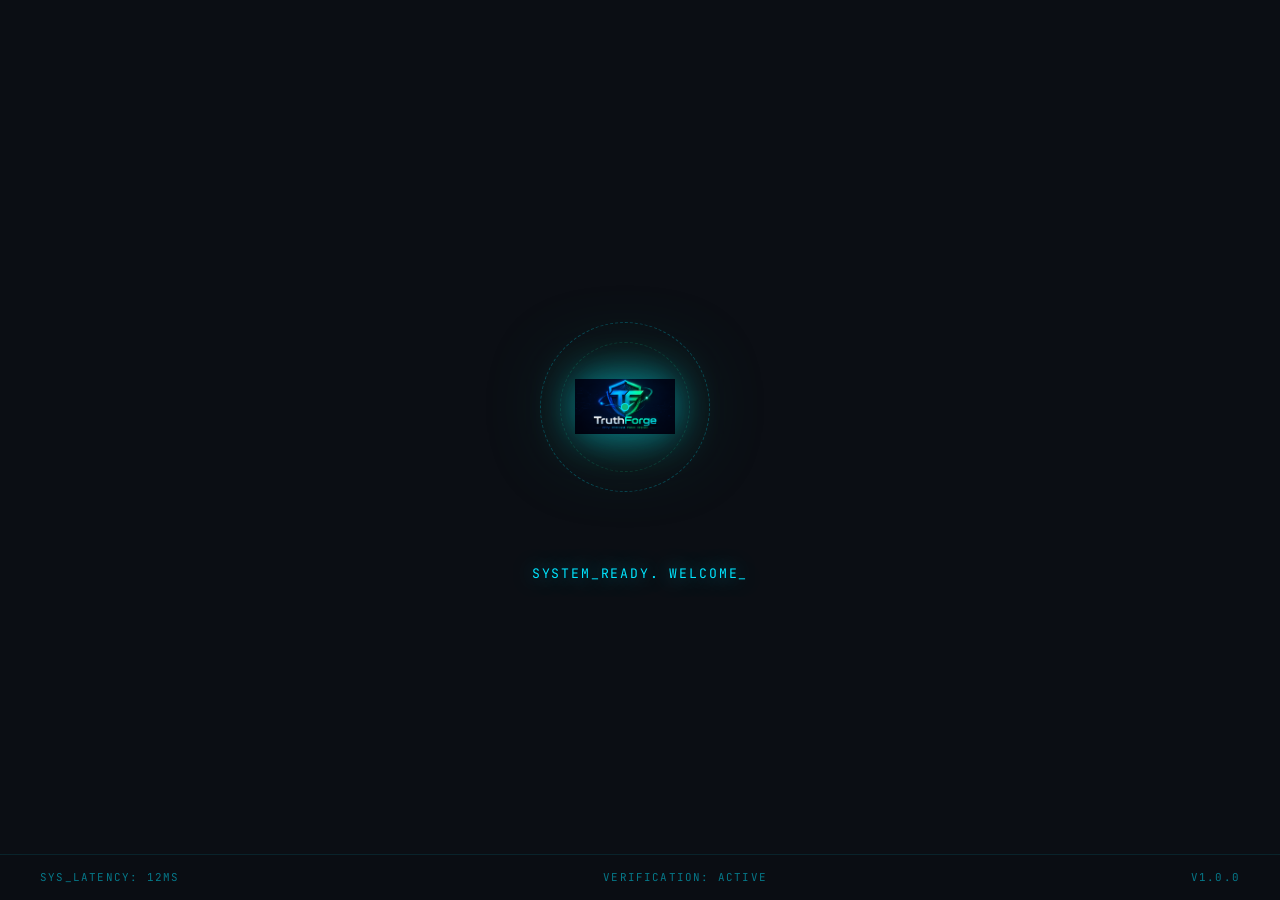
<file: frontend/index.html>
<!DOCTYPE html>
<html lang="en" class="dark-theme">
<head>
  <meta charset="UTF-8">
  <meta name="viewport" content="width=device-width, initial-scale=1.0">
  <title>TruthForge — AI-Powered Enterprise Verification</title>
  <!-- style.css first — provides variables, .glass, fonts, scrollbar -->
  <link rel="stylesheet" href="style.css">
  <!-- landing.css extends style.css for TruthForge layout -->
  <link rel="stylesheet" href="landing.css">
  <style>
    /* ── Logo Loading Animation ────────────────────────────── */
    .logo-loading-wrap {
      position: relative;
      width: 180px;
      height: 180px;
      display: flex;
      align-items: center;
      justify-content: center;
      margin-bottom: 40px;
    }

    .logo-loading-img {
      width: 100px;
      height: 100px;
      object-fit: contain;
      position: relative;
      z-index: 3;
      animation: logo-pulse 2s ease-in-out infinite;
      filter: drop-shadow(0 0 20px rgba(0,229,255,0.5))
              drop-shadow(0 0 40px rgba(16,185,129,0.3));
    }

    @keyframes logo-pulse {
      0%, 100% {
        transform: scale(1);
        filter: drop-shadow(0 0 20px rgba(0,229,255,0.5))
                drop-shadow(0 0 40px rgba(16,185,129,0.3));
      }
      50% {
        transform: scale(1.05);
        filter: drop-shadow(0 0 30px rgba(0,229,255,0.8))
                drop-shadow(0 0 60px rgba(16,185,129,0.5));
      }
    }

    .logo-loading-glow {
      position: absolute;
      width: 120px;
      height: 120px;
      border-radius: 50%;
      background: radial-gradient(circle, rgba(0,229,255,0.1) 0%, transparent 70%);
      z-index: 2;
      animation: logo-pulse 2s ease-in-out infinite;
    }

    .logo-orbit-ring {
      position: absolute;
      border-radius: 50%;
      border-style: dashed;
      z-index: 1;
    }

    .logo-orbit-ring.ring-outer {
      width: 170px;
      height: 170px;
      border: 1px dashed rgba(0,229,255,0.25);
      animation: orbit-spin 12s linear infinite;
    }

    .logo-orbit-ring.ring-inner {
      width: 130px;
      height: 130px;
      border: 1px dashed rgba(16,185,129,0.2);
      animation: orbit-spin 8s linear infinite;
      animation-direction: reverse;
    }

    @keyframes orbit-spin {
      from { transform: rotate(0deg); }
      to   { transform: rotate(360deg); }
    }

    .logo-orbit-dot {
      position: absolute;
      border-radius: 50%;
      z-index: 4;
    }

    .dot-1 {
      width: 8px;
      height: 8px;
      background: var(--cyan);
      box-shadow: 0 0 10px var(--cyan);
      animation: dot-orbit-1 6s linear infinite;
    }

    .dot-2 {
      width: 6px;
      height: 6px;
      background: var(--emerald);
      box-shadow: 0 0 8px var(--emerald);
      animation: dot-orbit-2 4s linear infinite;
    }

    @keyframes dot-orbit-1 {
      from { transform: rotate(0deg) translateX(85px); }
      to   { transform: rotate(360deg) translateX(85px); }
    }

    @keyframes dot-orbit-2 {
      from { transform: rotate(0deg) translateX(65px); }
      to   { transform: rotate(-360deg) translateX(65px); }
    }

    /* ── Resource Cards (New) ──────────────────────────────── */
    .resource-card {
      display: flex;
      flex-direction: column;
      gap: 16px;
      padding: 32px;
    }

    .resource-card:hover {
      border-color: rgba(0,229,255,0.45) !important;
      box-shadow: 0 0 40px rgba(0,229,255,0.12), 0 8px 32px rgba(0,0,0,0.4) !important;
    }

    .resource-card-top {
      display: flex;
      justify-content: space-between;
      align-items: flex-start;
    }

    .resource-icon {
      width: 52px;
      height: 52px;
      border-radius: 12px;
      border: 1px solid rgba(255,255,255,0.1);
      display: flex;
      align-items: center;
      justify-content: center;
      transition: background 0.2s, border-color 0.2s;
    }

    .resource-badge {
      font-family: 'JetBrains Mono', monospace;
      font-size: 0.62rem;
      padding: 4px 10px;
      border: 1px solid rgba(255,255,255,0.1);
      border-radius: 6px;
      color: #64748B;
      letter-spacing: 0.1em;
    }

    .resource-title {
      font-family: 'JetBrains Mono', monospace;
      font-size: 1.05rem;
      letter-spacing: 0.06em;
      color: #F1F5F9;
      font-weight: 600;
      margin: 4px 0;
    }

    .resource-desc {
      font-family: 'JetBrains Mono', monospace;
      font-size: 0.73rem;
      color: #94A3B8;
      line-height: 1.8;
      flex: 1;
    }

    .resource-link {
      display: block;
      font-family: 'JetBrains Mono', monospace;
      font-size: 0.73rem;
      color: var(--cyan);
      letter-spacing: 0.1em;
      margin-top: auto;
      transition: color 0.2s;
      text-shadow: 0 0 10px rgba(0,229,255,0.3);
      text-decoration: none;
    }

    .resource-card:hover .resource-link {
      color: #4ADE80;
      text-shadow: 0 0 10px rgba(74,222,128,0.4);
    }
  </style>
</head>
<body class="dark-theme">

  <!-- Scan lines -->
  <div class="scan-line-container">
    <div class="scan-line"></div>
  </div>
  <div class="h-scan-line"></div>

  <!-- ═══════════════════════════════════════════════════════ LOADING SCREEN -->
  <div id="loading-screen">
    <div class="loader-graphic">
      <div class="logo-loading-wrap">
        <div class="logo-orbit-ring ring-outer"></div>
        <div class="logo-orbit-ring ring-inner"></div>
        <div class="logo-orbit-dot dot-1"></div>
        <div class="logo-orbit-dot dot-2"></div>
        <img src="logo.png" alt="TruthForge" class="logo-loading-img"/>
        <div class="logo-loading-glow"></div>
      </div>
    </div>

    <div class="loader-text">
      <span id="typewriter"></span><span class="caret">_</span>
    </div>

    <div class="loader-bar">
      <span>SYS_LATENCY: 12MS</span>
      <span>VERIFICATION: ACTIVE</span>
      <span>V1.0.0</span>
    </div>
  </div>

  <!-- ════════════════════════════════════════════════════════ MAIN CONTENT -->
  <div id="main-content" class="hidden">

    <!-- ─── NAVBAR ─────────────────────────────────────────────────────── -->
    <nav id="navbar">
      <div class="nav-left">
        <div class="logo-mark">TF</div>
        <div class="logo-text">
          <span class="logo-name">TRUTHFORGE</span>
          <span class="logo-sub">BY_KANHAIYA</span>
        </div>
      </div>

      <div class="nav-right">
        <div class="status-pill">
          <span class="status-dot"></span>SYSTEM_ACTIVE
        </div>

        <a href="dashboard.html" class="nav-app-link">
          <svg fill="none" stroke="currentColor" viewBox="0 0 24 24" stroke-width="1.8" stroke-linecap="round" stroke-linejoin="round">
            <rect x="3" y="3" width="7" height="7"/><rect x="14" y="3" width="7" height="7"/>
            <rect x="3" y="14" width="7" height="7"/><rect x="14" y="14" width="7" height="7"/>
          </svg>
          DASHBOARD
        </a>

        <a href="dashboard.html" class="nav-app-link">
          <svg fill="none" stroke="currentColor" viewBox="0 0 24 24" stroke-width="1.8" stroke-linecap="round" stroke-linejoin="round">
            <circle cx="11" cy="11" r="7"/><path d="M21 21l-4.35-4.35"/>
          </svg>
          ANALYZE
        </a>

        <a href="dashboard.html" class="nav-app-link">
          <svg fill="none" stroke="currentColor" viewBox="0 0 24 24" stroke-width="1.8" stroke-linecap="round" stroke-linejoin="round">
            <line x1="8" y1="6" x2="21" y2="6"/><line x1="8" y1="12" x2="21" y2="12"/>
            <line x1="8" y1="18" x2="21" y2="18"/><circle cx="3" cy="6" r="1" fill="currentColor"/>
            <circle cx="3" cy="12" r="1" fill="currentColor"/><circle cx="3" cy="18" r="1" fill="currentColor"/>
          </svg>
          WATCHLIST
        </a>

        <a href="https://github.com/Kanhaiya76618/truthforge" target="_blank" class="nav-link">GITHUB</a>
        <a href="https://discord.com/channels/@me" target="_blank" class="nav-link">DISCORD</a>
      </div>
    </nav>

    <!-- ─── HERO ───────────────────────────────────────────────────────── -->
    <section id="hero">
      <div class="hero-grid"></div>
      <div class="hero-glow"></div>

      <!-- Floating particles -->
      <div class="particles-container">
        <div class="particle"></div>
        <div class="particle"></div>
        <div class="particle"></div>
        <div class="particle"></div>
        <div class="particle"></div>
        <div class="particle"></div>
        <div class="particle"></div>
        <div class="particle"></div>
      </div>

      <div class="hero-content-wrap">
        <div class="hero-left">
          <div class="hero-badge sa-item" style="--d:0.3s">
            <span class="status-dot"></span>VERIFICATION ENGINE ACTIVE
          </div>

          <div class="hero-float-card glass sa-item" style="--d:0.5s">
            <span class="pulse-dot"></span>TRUTHSCORE: 66 &nbsp;|&nbsp; CLAIMS: VERIFIED
          </div>

          <h1 class="hero-title">
            <span class="hero-thin sa-item" style="--d:0.7s">THE</span>
            <span class="hero-big  sa-item" style="--d:0.9s">TRUTHFORGE&nbsp;&nbsp;LAYER</span>
          </h1>

          <p class="hero-sub sa-item" style="--d:1.1s">
            AI-powered verification that cross-references every company claim
            against live web data —
            <em class="text-cyan">[real-time]</em>,
            <em class="text-emerald">[transparent]</em>,
            <em class="text-cyan">[trustworthy]</em>.
          </p>

          <div class="hero-ctas sa-item" style="--d:1.3s">
            <a href="https://github.com/Kanhaiya76618/truthforge" target="_blank" class="btn btn-primary">INITIATE_GITHUB</a>
            <a href="https://discord.com/channels/@me" target="_blank" class="btn btn-ghost">JOIN_DISCORD</a>
          </div>
        </div>

        <div class="hero-right">
          <div class="video-mockup-wrap">
            <div class="video-frame-glow"></div>
            <video
              class="hero-video"
              autoplay
              muted
              loop
              playsinline
              preload="auto">
              <source src="landing_page animation.mp4" type="video/mp4">
            </video>
            <div class="video-overlay-badge badge-top">
              <span class="badge-dot"></span>
              VERIFICATION ACTIVE
            </div>
            <div class="video-overlay-badge badge-bottom">
              <span class="badge-dot emerald"></span>
              TRUTHSCORE: 66 · LIVE
            </div>
          </div>
        </div>
      </div>
    </section>

    <!-- Fixed bottom status bar -->
    <div id="status-bar">
      <span>ENGINES: 3 / 3 ONLINE</span>
      <span>TRUTHFORGE.AI / VERIFICATION_LAYER</span>
      <span>UPTIME: 99.9%</span>
    </div>

    <!-- ─── THE PROBLEM ───────────────────────────────────────────────── -->
    <section id="problem" class="section alt-bg">
      <div class="inner">
        <div class="sec-badge badge-crimson scroll-el">⚠ SYSTEM WARNING</div>

        <h2 class="sec-title scroll-el">
          THE PROBLEM WITH<br>
          <span class="text-crimson">CORPORATE CLAIMS</span>
        </h2>

        <div class="divider scroll-el">
          <div class="div-line"></div>
          <div class="div-dot"></div>
          <div class="div-line"></div>
        </div>

        <div class="grid-3">
          <div class="glass p-card scroll-el" style="--d:0s">
            <div class="card-top">
              <span class="err-badge">ERR_01</span>
              <span class="card-icon">⚡</span>
            </div>
            <h3 class="card-h">BLIND TRUST RISK</h3>
            <p class="card-p">Sales teams, investors, and compliance officers rely on company claims with no systematic way to verify them. One bad vendor costs millions.</p>
          </div>

          <div class="glass p-card scroll-el" style="--d:0.1s">
            <div class="card-top">
              <span class="err-badge">ERR_02</span>
              <span class="card-icon">🌿</span>
            </div>
            <h3 class="card-h">GREENWASHING EPIDEMIC</h3>
            <p class="card-p">73% of ESG claims cannot be independently verified. Regulatory fines exceed $4.9M per incident. Manual audits take months.</p>
          </div>

          <div class="glass p-card scroll-el" style="--d:0.2s">
            <div class="card-top">
              <span class="err-badge">ERR_03</span>
              <span class="card-icon">📊</span>
            </div>
            <h3 class="card-h">DATA QUALITY CRISIS</h3>
            <p class="card-p">Enterprises lose $12.9M annually to bad data. CRM records degrade 30% per year. No tool cross-references claims against live web evidence.</p>
          </div>
        </div>
      </div>
    </section>

    <!-- ─── INTRODUCING TRUTHFORGE ─────────────────────────────────────── -->
    <section id="introducing" class="section">
      <div class="inner">
        <h2 class="intro-h scroll-el">
          <span>Introducing</span>
          <span class="text-cyan glow-cyan">TruthForge</span>
        </h2>
        <p class="intro-sub scroll-el">
          The verification layer that <strong>STOPS</strong> bad data — not just warns about it.
        </p>

        <div class="grid-3">
          <div class="glass eng-card card-b scroll-el" style="--d:0s">
            <div class="eng-num text-cyan">01</div>
            <h3 class="eng-title">SignalForge Engine</h3>
            <p class="card-p">Detects live buying signals — job postings, funding rounds, executive changes, tech stack shifts — scored 0-100.</p>
          </div>
          <div class="glass eng-card card-g scroll-el" style="--d:0.1s">
            <div class="eng-num text-emerald">02</div>
            <h3 class="eng-title">GreenwashGuard Engine</h3>
            <p class="card-p">Verifies ESG claims against SEC filings, regulatory portals, and Glassdoor — returns Integrity Score 0-100.</p>
          </div>
          <div class="glass eng-card card-a scroll-el" style="--d:0.2s">
            <div class="eng-num text-amber">03</div>
            <h3 class="eng-title">ClaimWire Engine</h3>
            <p class="card-p">Cross-references every company claim against 10+ live sources — returns Verified / Partial / Contradicted / Unverifiable.</p>
          </div>
        </div>

        <div class="wide-card glass scroll-el">
          <span class="wide-icon">⚡</span>
          <div>
            <h4 class="wide-title">Powered by Live Web Data</h4>
            <p class="wide-desc mono">Every analysis uses real-time Bright Data infrastructure — SERP API, Web Unlocker, and Scraping Browser. No stale data. No cached results.</p>
          </div>
        </div>
      </div>
    </section>

    <!-- ─── TRUTHSCORE VISUALIZATION ───────────────────────────────────── -->
    <section id="truthscore" class="section alt-bg truthscore-section">
      <div class="inner">
        <h2 class="sec-title scroll-el">
          THE <span class="text-cyan glow-cyan">TRUTHSCORE</span>
          <div class="u-line"></div>
        </h2>

        <div class="glass score-card scroll-el" id="score-card">
          <div class="score-left">
            <!-- r=58 → circumference = 2π×58 ≈ 364.4, rounded to 364 -->
            <svg class="score-ring" viewBox="0 0 120 120">
              <circle cx="60" cy="60" r="58"
                fill="none" stroke="rgba(255,255,255,0.06)" stroke-width="6"/>
              <circle class="ring-fill" id="ring-arc"
                cx="60" cy="60" r="58"
                fill="none" stroke="var(--cyan)" stroke-width="6"
                stroke-linecap="round"
                stroke-dasharray="364" stroke-dashoffset="364"
                transform="rotate(-90 60 60)"/>
              <text x="60" y="56" class="ring-num mono" text-anchor="middle" fill="white">66</text>
              <text x="60" y="72" class="ring-sub mono" text-anchor="middle"
                fill="rgba(255,255,255,0.35)">/ 100</text>
            </svg>
            <p class="company-lbl mono">TESLA ANALYSIS</p>
          </div>

          <div class="score-right">
            <div class="bars">
              <div class="bar-row">
                <div class="bar-meta mono">
                  <span>SIGNAL SCORE</span><span class="text-cyan">80</span>
                </div>
                <div class="bar-track">
                  <div class="bar-fill bar-c" data-w="80"></div>
                </div>
              </div>
              <div class="bar-row">
                <div class="bar-meta mono">
                  <span>INTEGRITY SCORE</span><span class="text-emerald">58</span>
                </div>
                <div class="bar-track">
                  <div class="bar-fill bar-e" data-w="58"></div>
                </div>
              </div>
              <div class="bar-row">
                <div class="bar-meta mono">
                  <span>VERIFICATION SCORE</span><span class="text-amber">60</span>
                </div>
                <div class="bar-track">
                  <div class="bar-fill bar-a" data-w="60"></div>
                </div>
              </div>
            </div>

            <div class="verdict mono">⚠ CAUTION ADVISED</div>
            <p class="verdict-txt mono">Significant buying signals detected, but ESG integrity gaps and unverified claims require due diligence before engagement.</p>
          </div>
        </div>
      </div>
    </section>

    <!-- ─── HOW IT WORKS ───────────────────────────────────────────────── -->
    <section id="how-it-works" class="section">
      <div class="inner">
        <h2 class="sec-title scroll-el">
          HOW IT <span class="text-cyan">WORKS</span>
        </h2>

        <div class="steps-wrap">
          <!-- Vertical connecting line with traveling dot -->
          <div class="steps-line">
            <div class="traveling-dot"></div>
          </div>

          <div class="steps">
            <div class="step scroll-el" style="--d:0s">
              <div class="step-num">01</div>
              <div class="step-body">
                <h3 class="step-title mono">INPUT COMPANY</h3>
                <p class="step-desc mono">User enters company name + URL into TruthForge.</p>
              </div>
            </div>
            <div class="step scroll-el" style="--d:0.12s">
              <div class="step-num">02</div>
              <div class="step-body">
                <h3 class="step-title mono">PARALLEL DATA COLLECTION</h3>
                <p class="step-desc mono">All 3 engines fire simultaneously — 15+ Bright Data API calls collect live web signals, ESG reports, regulatory filings, and company claims.</p>
              </div>
            </div>
            <div class="step scroll-el" style="--d:0.24s">
              <div class="step-num">03</div>
              <div class="step-body">
                <h3 class="step-title mono">AI SYNTHESIS</h3>
                <p class="step-desc mono">Groq Llama 3.3-70B analyzes all collected data, cross-references claims against evidence, and scores each dimension.</p>
              </div>
            </div>
            <div class="step scroll-el" style="--d:0.36s">
              <div class="step-num">04</div>
              <div class="step-body">
                <h3 class="step-title mono">TRUTHSCORE DELIVERED</h3>
                <p class="step-desc mono">A complete verification report with TruthScore (0-100), per-claim verdicts, evidence links, and recommended actions.</p>
              </div>
            </div>
          </div>
        </div>
      </div>
    </section>

    <!-- ─── DEVELOPER SHOWCASE ─────────────────────────────────────────── -->
    <section id="dev-showcase" class="section alt-bg">
      <div class="inner">
        <h2 class="sec-title scroll-el">
          DEVELOPER <span style="color:var(--purple)">SHOWCASE</span>
        </h2>
        <p class="sec-sub mono scroll-el">Production API. Real data. No mocks.</p>

        <div class="code-viewer glass scroll-el">
          <div class="code-tabs-bar">
            <button class="tab active" data-tab="t1">SIGNAL_ENGINE.PY</button>
            <button class="tab" data-tab="t2">CLAIMWIRE.PY</button>
            <button class="tab" data-tab="t3">API_ENDPOINT</button>
            <button id="copy-btn" class="copy-btn">⧉ COPY_CODE</button>
          </div>

          <div class="code-body">
            <pre id="t1" class="tab-pane active"><code><span class="kw">async def</span> <span class="fn">analyze_signals</span>(company: Dict) -> Dict:
    <span class="st">"""SignalForge — detects buying intent signals"""</span>
    signals = <span class="kw">await</span> collect_signals(company[<span class="st">"name"</span>])
    ai_analysis = <span class="kw">await</span> analyze_with_ai(company[<span class="st">"name"</span>], signals)
    signal_score = calculate_signal_score(signals, ai_analysis)
    <span class="kw">return</span> {
        <span class="st">"signal_score"</span>: signal_score,
        <span class="st">"top_signal"</span>:   ai_analysis[<span class="st">"top_signal"</span>],
        <span class="st">"recommendation"</span>: ai_analysis[<span class="st">"recommendation"</span>],
        <span class="st">"evidence"</span>:     top_signals,
    }</code></pre>

            <pre id="t2" class="tab-pane"><code><span class="kw">async def</span> <span class="fn">verify_claims</span>(company: Dict) -> Dict:
    <span class="st">"""ClaimWire — verifies every claim vs live web"""</span>
    claims = <span class="kw">await</span> extract_claims(company_name, homepage_text)
    verified = []
    <span class="kw">for</span> claim <span class="kw">in</span> claims[:<span class="nm">5</span>]:
        result = <span class="kw">await</span> verify_single_claim(company_name, claim)
        verified.append(result)
    verification_score = calculate_verification_score(verified)
    <span class="kw">return</span> {<span class="st">"verification_score"</span>: verification_score,
            <span class="st">"verified_claims"</span>:     verified}</code></pre>

            <pre id="t3" class="tab-pane"><code><span class="cm"># One-shot analysis endpoint</span>
<span class="kw">POST</span> /api/analyze
{
  <span class="st">"name"</span>: <span class="st">"Tesla"</span>,
  <span class="st">"url"</span>:  <span class="st">"https://tesla.com"</span>
}

<span class="cm"># Returns full TruthScore report:</span>
{
  <span class="st">"truth_score"</span>:  <span class="nm">66</span>,
  <span class="st">"verdict"</span>:      <span class="st">"Caution Advised"</span>,
  <span class="st">"signal"</span>:      { <span class="st">"signal_score"</span>:       <span class="nm">80</span> },
  <span class="st">"esg"</span>:         { <span class="st">"integrity_score"</span>:    <span class="nm">58</span> },
  <span class="st">"claimwire"</span>:   { <span class="st">"verification_score"</span>: <span class="nm">60</span> }
}</code></pre>
          </div>
        </div>
      </div>
    </section>

    <!-- ─── RESOURCES / CTA ────────────────────────────────────────────── -->
    <section id="resources" class="section">
      <div class="inner">
        <h2 class="sec-title scroll-el">PROTOCOL RESOURCES</h2>
        <p class="sec-sub mono scroll-el">
          EXPLORE THE CORE DOCUMENTATION AND VISION BEHIND TRUTHFORGE.
        </p>

        <div class="res-grid scroll-el">
          <div class="resource-card glass">
            <div class="resource-card-top">
              <div class="resource-icon"
                   style="background:rgba(16,185,129,0.1);color:var(--emerald)">
                <svg width="20" height="20" fill="none"
                     stroke="currentColor" viewBox="0 0 24 24">
                  <path d="M9 12h6m-6 4h6m2 5H7a2 2 0 01-2-2V5a2 2 0 012-2h5.586a1 1 0 01.707.293l5.414 5.414a1 1 0 01.293.707V19a2 2 0 01-2 2z"
                        stroke-width="1.8" stroke-linecap="round"/>
                </svg>
              </div>
              <span class="resource-badge">PDF</span>
            </div>
            <h3 class="resource-title">TECHNICAL WHITEPAPER</h3>
            <p class="resource-desc">
              Deep dive into TruthForge architecture —
              SignalForge, GreenwashGuard, ClaimWire engines,
              parallel execution, and enterprise deployment.
            </p>
            <a href="whitepaper.html"
               class="resource-link">
              READ_WHITEPAPER →
            </a>
          </div>

          <div class="resource-card glass"
               style="cursor:pointer"
               onclick="window.location.href='pitch.html'">
            <div class="resource-card-top">
              <div class="resource-icon"
                   style="background:rgba(245,158,11,0.1);color:var(--amber)">
                <svg width="20" height="20" fill="none"
                     stroke="currentColor" viewBox="0 0 24 24">
                  <path d="M7 12l3-3 3 3 4-4M8 21l4-4 4 4M3 4h18M4 4h16v12a1 1 0 01-1 1H5a1 1 0 01-1-1V4z"
                        stroke-width="1.8" stroke-linecap="round"/>
                </svg>
              </div>
              <span class="resource-badge">PRESENTATION</span>
            </div>
            <h3 class="resource-title">INTERACTIVE PITCH DECK</h3>
            <p class="resource-desc">
              Our vision for enterprise verification intelligence,
              hackathon goals, market opportunity, and the
              TruthForge roadmap.
            </p>
            <a href="pitch.html" class="resource-link">
              VIEW_DOCUMENT →
            </a>
          </div>
        </div>

        <div class="built-with scroll-el">
          <p class="bw-label mono">BUILT WITH</p>
          <div class="pills">
            <span class="pill mono">BRIGHT DATA</span>
            <span class="pill mono">GROQ</span>
            <span class="pill mono">FASTAPI</span>
            <span class="pill mono">SUPABASE</span>
            <span class="pill mono">LABLAB.AI</span>
          </div>
        </div>
      </div>
    </section>

    <!-- ─── LAUNCH APP CTA ──────────────────────────────────────────────── -->
    <section class="launch-app-section">
      <div class="launch-app-inner">
        <div class="launch-app-left">
          <div class="launch-label">READY TO VERIFY?</div>
          <h2 class="launch-title">Open the TruthForge Dashboard</h2>
          <p class="launch-desc">
            Enter any company name and URL — TruthForge runs
            all 3 engines and returns a complete TruthScore
            in 60–90 seconds.
          </p>
        </div>
        <div class="launch-app-right">
          <a href="dashboard.html" class="launch-btn-primary">
            <svg width="16" height="16" fill="none" stroke="currentColor"
                 viewBox="0 0 24 24">
              <path d="M5 12h14M12 5l7 7-7 7" stroke-width="2"
                    stroke-linecap="round" stroke-linejoin="round"/>
            </svg>
            OPEN DASHBOARD
          </a>
          <a href="dashboard.html" class="launch-btn-secondary">
            VIEW WATCHLIST →
          </a>
        </div>
      </div>
    </section>

    <!-- ─── FOOTER ─────────────────────────────────────────────────────── -->
    <footer id="footer">
      <div class="footer-main">
        <div class="footer-brand">
          <div class="footer-logo">
            <div class="logo-mark">TF</div>
            <div class="logo-text">
              <span class="logo-name mono">TRUTHFORGE</span>
              <span class="logo-sub mono">BY_KANHAIYA</span>
            </div>
          </div>
          <p class="footer-tag mono">REAL-TIME CLAIM VERIFICATION FOR ENTERPRISE INTELLIGENCE.</p>
        </div>

        <div class="footer-cols">
          <div class="footer-col">
            <h4 class="col-title mono">ECOSYSTEM</h4>
            <a href="#how-it-works" class="f-link mono">↗ HOW_IT_WORKS</a>
            <a href="#dev-showcase"  class="f-link mono">↗ DEVELOPER_API</a>
            <a href="#resources"     class="f-link mono">↗ RESOURCES</a>
          </div>
          <div class="footer-col">
            <h4 class="col-title mono">CONNECT</h4>
            <div class="socials">
              <a href="https://github.com/Kanhaiya76618/truthforge" target="_blank" class="social">
                <svg viewBox="0 0 24 24" fill="currentColor" width="15" height="15">
                  <path d="M12 0C5.374 0 0 5.373 0 12c0 5.302 3.438 9.8 8.207 11.387.599.111.793-.261.793-.577v-2.234c-3.338.726-4.033-1.416-4.033-1.416-.546-1.387-1.333-1.756-1.333-1.756-1.089-.745.083-.729.083-.729 1.205.084 1.839 1.237 1.839 1.237 1.07 1.834 2.807 1.304 3.492.997.107-.775.418-1.305.762-1.604-2.665-.305-5.467-1.334-5.467-5.931 0-1.311.469-2.381 1.236-3.221-.124-.303-.535-1.524.117-3.176 0 0 1.008-.322 3.301 1.23A11.509 11.509 0 0112 5.803c1.02.005 2.047.138 3.006.404 2.291-1.552 3.297-1.23 3.297-1.23.653 1.653.242 2.874.118 3.176.77.84 1.235 1.911 1.235 3.221 0 4.609-2.807 5.624-5.479 5.921.43.372.823 1.102.823 2.222v3.293c0 .319.192.694.801.576C20.566 21.797 24 17.3 24 12c0-6.627-5.373-12-12-12z"/>
                </svg>
              </a>
              <a href="https://discord.com/channels/@me" target="_blank" class="social">
                <svg viewBox="0 0 24 24" fill="currentColor" width="15" height="15">
                  <path d="M20.317 4.37a19.791 19.791 0 00-4.885-1.515.074.074 0 00-.079.037c-.21.375-.444.864-.608 1.25a18.27 18.27 0 00-5.487 0 12.64 12.64 0 00-.617-1.25.077.077 0 00-.079-.037A19.736 19.736 0 003.677 4.37a.07.07 0 00-.032.027C.533 9.046-.32 13.58.099 18.057a.082.082 0 00.031.057 19.9 19.9 0 005.993 3.03.078.078 0 00.084-.028c.462-.63.874-1.295 1.226-1.994a.076.076 0 00-.041-.106 13.107 13.107 0 01-1.872-.892.077.077 0 01-.008-.128 10.2 10.2 0 00.372-.292.074.074 0 01.077-.01c3.928 1.793 8.18 1.793 12.062 0a.074.074 0 01.078.01c.12.098.246.198.373.292a.077.077 0 01-.006.127 12.299 12.299 0 01-1.873.892.077.077 0 00-.041.107c.36.698.772 1.362 1.225 1.993a.076.076 0 00.084.028 19.839 19.839 0 006.002-3.03.077.077 0 00.032-.054c.5-5.177-.838-9.674-3.549-13.66a.061.061 0 00-.031-.03zM8.02 15.33c-1.183 0-2.157-1.085-2.157-2.419 0-1.333.956-2.419 2.157-2.419 1.21 0 2.176 1.096 2.157 2.42 0 1.333-.956 2.418-2.157 2.418zm7.975 0c-1.183 0-2.157-1.085-2.157-2.419 0-1.333.955-2.419 2.157-2.419 1.21 0 2.176 1.096 2.157 2.42 0 1.333-.946 2.418-2.157 2.418z"/>
                </svg>
              </a>
            </div>
          </div>
        </div>
      </div>

      <div class="footer-bar">
        <span class="mono"><span class="text-cyan">●</span> © 2026 TRUTHFORGE BY KANHAIYA. ALL RIGHTS RESERVED.</span>
        <div class="f-bar-links">
          <a href="#" class="f-link mono">PRIVACY_POLICY</a>
          <a href="#" class="f-link mono">TERMS_OF_SERVICE</a>
        </div>
      </div>
    </footer>

  </div><!-- /#main-content -->

  <script>
  /* ══════════════════════════════════════════════════════════
     LOADING SCREEN — typewriter + fade out
  ══════════════════════════════════════════════════════════ */
  const tw  = document.getElementById('typewriter');
  const msg = 'SYSTEM_READY. WELCOME_TO_TRUTHFORGE.';
  let idx = 0;
  (function type() {
    if (idx < msg.length) { tw.textContent += msg[idx++]; setTimeout(type, 58); }
  })();

  setTimeout(() => {
    const screen = document.getElementById('loading-screen');
    const main   = document.getElementById('main-content');
    screen.classList.add('fade-out');
    main.classList.remove('hidden');
    main.classList.add('fade-in');
    setTimeout(() => { screen.style.display = 'none'; }, 900);

    /* Hero items stagger in */
    setTimeout(() => {
      document.querySelectorAll('.sa-item').forEach(el => el.classList.add('visible'));
    }, 200);
  }, 3500);

  /* ══════════════════════════════════════════════════════════
     NAVBAR — blur on scroll
  ══════════════════════════════════════════════════════════ */
  const nav = document.getElementById('navbar');
  window.addEventListener('scroll', () =>
    nav.classList.toggle('scrolled', window.scrollY > 60), { passive: true });

  /* ══════════════════════════════════════════════════════════
     INTERSECTION OBSERVER — scroll animations + score ring
  ══════════════════════════════════════════════════════════ */
  let scoreAnimated = false;

  const io = new IntersectionObserver((entries) => {
    entries.forEach(e => {
      if (!e.isIntersecting) return;
      e.target.classList.add('visible');

      /* Score ring + progress bars */
      if (e.target.id === 'score-card' && !scoreAnimated) {
        scoreAnimated = true;

        /* Ring: circumference = 2π × 58 ≈ 364.4 */
        const arc = document.getElementById('ring-arc');
        const C   = 2 * Math.PI * 58;
        const targetOffset = C - (66 / 100) * C;   /* 66% filled */
        setTimeout(() => {
          arc.style.transition = 'stroke-dashoffset 1.5s cubic-bezier(0.4,0,0.2,1)';
          arc.style.strokeDashoffset = targetOffset;
        }, 200);

        /* Bars */
        document.querySelectorAll('.bar-fill').forEach(b => {
          setTimeout(() => {
            b.style.transition = 'width 1s ease';
            b.style.width = b.dataset.w + '%';
          }, 400);
        });
      }
    });
  }, { threshold: 0.15 });

  document.querySelectorAll('.scroll-el, #score-card').forEach(el => io.observe(el));

  /* ══════════════════════════════════════════════════════════
     CODE TABS — smooth fade transition
  ══════════════════════════════════════════════════════════ */
  document.querySelectorAll('.tab:not(.copy-btn)').forEach(btn => {
    btn.addEventListener('click', () => {
      /* Deactivate all */
      document.querySelectorAll('.tab:not(.copy-btn)').forEach(b => b.classList.remove('active'));
      document.querySelectorAll('.tab-pane').forEach(p => {
        p.classList.remove('active');
      });
      /* Activate selected */
      btn.classList.add('active');
      document.getElementById(btn.dataset.tab).classList.add('active');
    });
  });

  /* ══════════════════════════════════════════════════════════
     COPY CODE
  ══════════════════════════════════════════════════════════ */
  document.getElementById('copy-btn').addEventListener('click', () => {
    const code = document.querySelector('.tab-pane.active code');
    navigator.clipboard?.writeText(code.innerText).then(() => {
      const b = document.getElementById('copy-btn');
      b.textContent = '✓ COPIED';
      setTimeout(() => b.textContent = '⧉ COPY_CODE', 2200);
    });
  });

  /* ══════════════════════════════════════════════════════════
     SMOOTH ANCHOR SCROLL
  ══════════════════════════════════════════════════════════ */
  document.querySelectorAll('a[href^="#"]').forEach(a =>
    a.addEventListener('click', e => {
      e.preventDefault();
      document.querySelector(a.getAttribute('href'))?.scrollIntoView({ behavior: 'smooth' });
    })
  );
  </script>
</body>
</html>
</file>
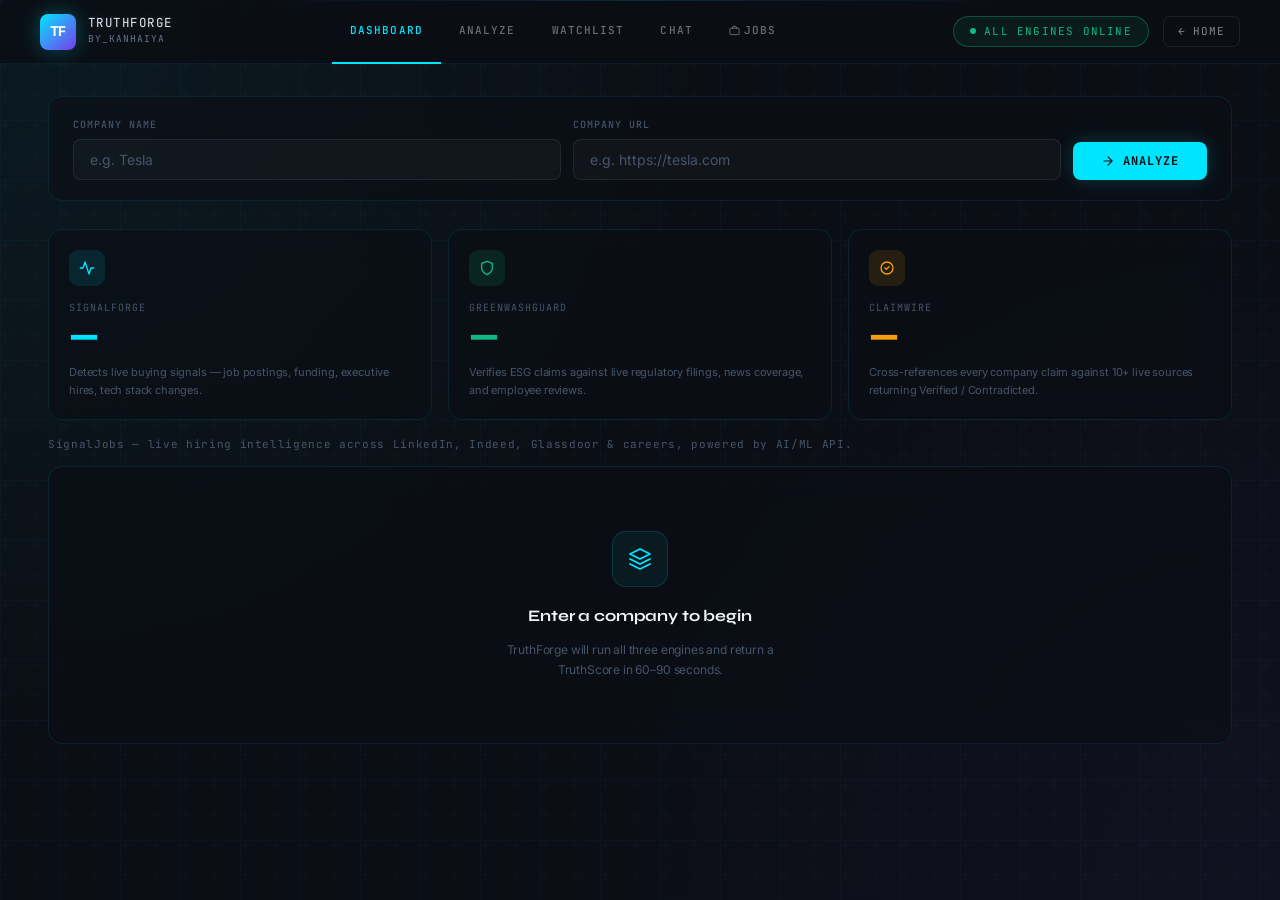
<file: frontend/dashboard.html>
<!DOCTYPE html>
<html lang="en" class="dark-theme">
<head>
<meta charset="UTF-8">
<meta name="viewport" content="width=device-width, initial-scale=1.0">
<title>TruthForge — Enterprise Verification Intelligence</title>
<link rel="preconnect" href="https://fonts.googleapis.com">
<link rel="preconnect" href="https://fonts.gstatic.com" crossorigin>
<link href="https://fonts.googleapis.com/css2?family=Syne:wght@400;600;700;800&family=JetBrains+Mono:wght@400;500;700&family=Inter:wght@300;400;500;600&family=DM+Mono:wght@400;500&family=DM+Sans:wght@300;400;500&display=swap" rel="stylesheet">
<link rel="stylesheet" href="style.css">
<link rel="stylesheet" href="landing.css">
<style>
/* ═══════════════════════════════════════════════════════════
   CSS VARIABLES
═══════════════════════════════════════════════════════════ */
:root {
  --cyan:         #00E5FF;
  --purple:       #7C3AED;
  --obsidian:     #0B0E14;
  --emerald:      #10B981;
  --crimson:      #EF4444;
  --amber:        #F59E0B;
  --blue:         #3B82F6;
  --rose:         #F43F5E;
  --glass-bg:     rgba(11,14,20,0.6);
  --glass-border: rgba(0,229,255,0.10);
  --text:         #F1F5F9;
  --text2:        #94A3B8;
  --text3:        #475569;
  --border:       rgba(255,255,255,0.06);
  --radius:       14px;
  --radius-sm:    8px;
}

/* ═══════════════════════════════════════════════════════════
   BODY + BACKGROUND
═══════════════════════════════════════════════════════════ */
*, *::before, *::after { box-sizing: border-box; margin: 0; padding: 0; }
html { scroll-behavior: smooth; }

body {
  background-color: #0B0E14 !important;
  color: #F1F5F9;
  font-family: 'Inter', sans-serif;
  background-image:
    radial-gradient(circle at 0% 0%,    rgba(0,229,255,0.06) 0%, transparent 50%),
    radial-gradient(circle at 100% 100%, rgba(124,58,237,0.06) 0%, transparent 50%) !important;
  background-attachment: fixed;
  min-height: 100vh;
  overflow-x: hidden;
}

/* Noise texture */
body::before {
  content: '';
  position: fixed;
  inset: 0;
  background-image: url("data:image/svg+xml,%3Csvg width='60' height='60' viewBox='0 0 60 60' xmlns='http://www.w3.org/2000/svg'%3E%3Cg fill='none' fill-rule='evenodd'%3E%3Cg fill='%23ffffff' fill-opacity='0.015'%3E%3Cpath d='M36 34v-4h-2v4h-4v2h4v4h2v-4h4v-2h-4zm0-30V0h-2v4h-4v2h4v4h2V6h4V4h-4zM6 34v-4H4v4H0v2h4v4h2v-4h4v-2H6zM6 4V0H4v4H0v2h4v4h2V6h4V4H6z'/%3E%3C/g%3E%3C/g%3E%3C/svg%3E");
  pointer-events: none;
  z-index: 0;
}

/* Animated grid overlay */
.bg-grid {
  position: fixed;
  inset: 0;
  background-image:
    linear-gradient(rgba(0,229,255,0.03) 1px, transparent 1px),
    linear-gradient(90deg, rgba(0,229,255,0.03) 1px, transparent 1px);
  background-size: 60px 60px;
  animation: grid-pan 20s linear infinite;
  pointer-events: none;
  z-index: 0;
}

/* App wrapper — sits above bg */
.app-wrapper { position: relative; z-index: 1; }

/* ═══════════════════════════════════════════════════════════
   NAVBAR
═══════════════════════════════════════════════════════════ */
.app-navbar {
  background: rgba(11,14,20,0.88);
  backdrop-filter: blur(20px);
  -webkit-backdrop-filter: blur(20px);
  border-bottom: 1px solid rgba(0,229,255,0.08);
  position: sticky;
  top: 0;
  z-index: 100;
  height: 64px;
  padding: 0 40px;
  display: flex;
  align-items: center;
  justify-content: space-between;
}

.nav-brand { display: flex; align-items: center; gap: 12px; }
.nav-tabs  { display: flex; align-items: center; }
.nav-actions { display: flex; align-items: center; gap: 14px; }

/* Tab buttons — override landing.css .nav-btn */
.app-navbar .nav-btn {
  all: unset;
  font-family: 'JetBrains Mono', monospace;
  font-size: 11px;
  font-weight: 500;
  text-transform: uppercase;
  letter-spacing: 0.1em;
  color: rgba(255,255,255,0.4);
  padding: 0 18px;
  height: 64px;
  cursor: pointer;
  border-bottom: 2px solid transparent;
  transition: color 0.2s, border-color 0.2s;
  display: flex;
  align-items: center;
  white-space: nowrap;
  box-sizing: border-box;
}
.app-navbar .nav-btn:hover { color: rgba(255,255,255,0.8); }
.app-navbar .nav-btn.active {
  color: var(--cyan);
  border-bottom-color: var(--cyan);
}

/* Home link */
.home-link {
  font-family: 'JetBrains Mono', monospace;
  font-size: 11px;
  letter-spacing: 0.08em;
  color: rgba(255,255,255,0.5);
  text-decoration: none;
  padding: 6px 14px;
  border-radius: 7px;
  border: 1px solid rgba(255,255,255,0.08);
  transition: color 0.2s, border-color 0.2s;
}
.home-link:hover { color: var(--cyan); border-color: rgba(0,229,255,0.3); }

/* ═══════════════════════════════════════════════════════════
   MAIN CONTENT
═══════════════════════════════════════════════════════════ */
.app-main {
  padding: 32px 48px;
  max-width: 1300px;
  margin: 0 auto;
}

/* Views */
.view { display: none; }
.view.active { display: block; }

/* ═══════════════════════════════════════════════════════════
   CARDS
═══════════════════════════════════════════════════════════ */
.card {
  background: rgba(11,14,20,0.6) !important;
  backdrop-filter: blur(16px) !important;
  -webkit-backdrop-filter: blur(16px) !important;
  border: 1px solid rgba(0,229,255,0.10) !important;
  border-radius: 14px !important;
  overflow: hidden;
  transition: all 0.2s !important;
}
.card:hover {
  border-color: rgba(0,229,255,0.25) !important;
  transform: translateY(-1px) !important;
  box-shadow: 0 8px 32px rgba(0,0,0,0.3), 0 0 0 1px rgba(0,229,255,0.08) !important;
}
.card-header {
  padding: 14px 20px;
  border-bottom: 1px solid rgba(255,255,255,0.05);
  display: flex;
  align-items: center;
  justify-content: space-between;
}
.card-title {
  font-family: 'JetBrains Mono', monospace;
  font-size: 10px;
  text-transform: uppercase;
  letter-spacing: 0.12em;
  color: var(--text3);
  font-weight: 500;
}
.card-body { padding: 20px; }

/* Search card */
.search-section { margin-bottom: 28px; }
.search-card {
  background: rgba(11,14,20,0.6) !important;
  border: 1px solid rgba(0,229,255,0.10) !important;
  border-radius: 14px !important;
  backdrop-filter: blur(16px) !important;
  padding: 20px 24px;
  display: flex;
  gap: 12px;
  align-items: flex-end;
}

/* ═══════════════════════════════════════════════════════════
   INPUTS
═══════════════════════════════════════════════════════════ */
.input-group { display: flex; flex-direction: column; gap: 6px; flex: 1; }

.input-label {
  font-family: 'JetBrains Mono', monospace;
  font-size: 10px;
  text-transform: uppercase;
  letter-spacing: 0.1em;
  color: var(--text3);
  font-weight: 500;
}

.input-field {
  background: rgba(255,255,255,0.03);
  border: 1px solid rgba(255,255,255,0.08);
  border-radius: 8px;
  padding: 11px 16px;
  color: #F1F5F9;
  font-family: 'Inter', sans-serif;
  font-size: 14px;
  outline: none;
  transition: border-color 0.2s, box-shadow 0.2s;
  width: 100%;
}
.input-field::placeholder { color: var(--text3); }
.input-field:focus {
  border-color: rgba(0,229,255,0.4);
  box-shadow: 0 0 0 3px rgba(0,229,255,0.06);
}

/* ═══════════════════════════════════════════════════════════
   ANALYZE BUTTON
═══════════════════════════════════════════════════════════ */
.btn-analyze {
  background: var(--cyan) !important;
  color: #0B0E14 !important;
  font-family: 'JetBrains Mono', monospace !important;
  font-weight: 700 !important;
  font-size: 12px !important;
  text-transform: uppercase !important;
  letter-spacing: 0.08em !important;
  padding: 11px 28px !important;
  border-radius: 8px !important;
  border: none !important;
  box-shadow: 0 0 20px rgba(0,229,255,0.2) !important;
  cursor: pointer;
  transition: transform 0.2s, box-shadow 0.2s !important;
  display: flex;
  align-items: center;
  gap: 8px;
  white-space: nowrap;
  height: auto !important;
}
.btn-analyze:hover {
  transform: translateY(-1px) !important;
  box-shadow: 0 0 28px rgba(0,229,255,0.35) !important;
}
.btn-analyze:active  { transform: translateY(0) !important; }
.btn-analyze:disabled { opacity: 0.5 !important; cursor: not-allowed !important; transform: none !important; }

/* ═══════════════════════════════════════════════════════════
   LOADING OVERLAY
═══════════════════════════════════════════════════════════ */
.loading-overlay {
  display: none;
  position: fixed;
  inset: 0;
  background: rgba(11,14,20,0.92);
  backdrop-filter: blur(12px);
  -webkit-backdrop-filter: blur(12px);
  z-index: 200;
  flex-direction: column;
  align-items: center;
  justify-content: center;
  gap: 20px;
}
.loading-overlay.active { display: flex; }

.loader-ring {
  width: 56px;
  height: 56px;
  border: 3px solid rgba(0,229,255,0.15);
  border-top-color: var(--cyan);
  border-radius: 50%;
  animation: spin 0.8s linear infinite;
}

.loading-title {
  font-family: 'JetBrains Mono', monospace;
  font-size: 13px;
  font-weight: 600;
  letter-spacing: 0.1em;
  text-transform: uppercase;
  color: var(--text);
}

.loading-steps { display: flex; flex-direction: column; gap: 8px; }

.loading-step {
  display: flex;
  align-items: center;
  gap: 10px;
  font-size: 11px;
  font-family: 'JetBrains Mono', monospace;
  text-transform: uppercase;
  letter-spacing: 0.08em;
  color: var(--text3);
  transition: color 0.3s;
}
.loading-step.active { color: var(--cyan); }
.loading-step.done   { color: var(--emerald); }

.step-dot {
  width: 6px; height: 6px;
  border-radius: 50%;
  background: currentColor;
  flex-shrink: 0;
}
.loading-step.active .step-dot { animation: pulse-step 1s infinite; }

/* ═══════════════════════════════════════════════════════════
   TRUTHSCORE CARD
═══════════════════════════════════════════════════════════ */
.truthscore-card {
  background: rgba(11,14,20,0.6) !important;
  border: 1px solid rgba(0,229,255,0.15) !important;
  border-radius: 14px !important;
  backdrop-filter: blur(16px) !important;
  padding: 28px;
  display: flex;
  gap: 32px;
  align-items: center;
  margin-bottom: 20px;
  position: relative;
  overflow: hidden;
}
.truthscore-card::before {
  content: '';
  position: absolute;
  top: -50%; left: -20%;
  width: 60%; height: 200%;
  background: radial-gradient(ellipse, rgba(0,229,255,0.06) 0%, transparent 70%);
  pointer-events: none;
}

/* Score ring */
.score-ring-wrap { position: relative; width: 140px; height: 140px; flex-shrink: 0; }
.score-ring-wrap svg { transform: rotate(-90deg); }
.ring-bg   { fill: none; stroke: rgba(255,255,255,0.05); stroke-width: 8; }
.ring-fill { fill: none; stroke-width: 8; stroke-linecap: round; transition: stroke-dashoffset 1.2s cubic-bezier(0.34,1.56,0.64,1); }

.ring-score-text {
  position: absolute; inset: 0;
  display: flex; flex-direction: column;
  align-items: center; justify-content: center;
}

.score-number {
  font-family: 'Syne', sans-serif;
  font-size: 36px; font-weight: 800;
  letter-spacing: -2px; line-height: 1;
}
.score-label {
  font-family: 'JetBrains Mono', monospace;
  font-size: 9px; text-transform: uppercase;
  letter-spacing: 0.1em; color: var(--text3); margin-top: 2px;
}

.truthscore-info { flex: 1; }

.verdict-badge {
  display: inline-flex; align-items: center; gap: 6px;
  padding: 4px 12px; border-radius: 100px;
  font-family: 'JetBrains Mono', monospace;
  font-size: 10px; font-weight: 500;
  text-transform: uppercase; letter-spacing: 0.08em;
  margin-bottom: 12px;
}
.verdict-badge.trustworthy { background: rgba(16,185,129,0.1);  color: var(--emerald); border: 1px solid rgba(16,185,129,0.2); }
.verdict-badge.caution     { background: rgba(245,158,11,0.1);  color: var(--amber);   border: 1px solid rgba(245,158,11,0.2); }
.verdict-badge.high-risk   { background: rgba(239,68,68,0.1);   color: var(--crimson); border: 1px solid rgba(239,68,68,0.2);  }

.company-name-display {
  font-family: 'Syne', sans-serif;
  font-size: 26px; font-weight: 800;
  letter-spacing: -0.5px; margin-bottom: 8px; color: var(--text);
}
.summary-text {
  font-size: 13px; color: var(--text2);
  line-height: 1.6; max-width: 560px; margin-bottom: 16px;
  font-family: 'Inter', sans-serif;
}

.use-cases { display: flex; gap: 8px; flex-wrap: wrap; }
.use-case-tag {
  padding: 4px 12px; border-radius: 6px;
  font-family: 'JetBrains Mono', monospace;
  font-size: 10px; font-weight: 500;
  text-transform: uppercase; letter-spacing: 0.06em;
  border: 1px solid rgba(0,229,255,0.1);
  color: var(--text3); background: rgba(255,255,255,0.03);
}
.use-case-tag.active-sales  { background: rgba(0,229,255,0.08);   color: var(--cyan);    border-color: rgba(0,229,255,0.2);   }
.use-case-tag.active-invest { background: rgba(16,185,129,0.08);  color: var(--emerald); border-color: rgba(16,185,129,0.2);  }
.use-case-tag.active-vendor { background: rgba(245,158,11,0.08);  color: var(--amber);   border-color: rgba(245,158,11,0.2);  }

/* Stat chips */
.stat-row { display: flex; gap: 12px; flex-wrap: wrap; margin-bottom: 20px; }
.stat-chip {
  background: rgba(255,255,255,0.03);
  border: 1px solid rgba(0,229,255,0.08);
  border-radius: 8px; padding: 10px 16px;
  display: flex; flex-direction: column; gap: 2px; min-width: 100px;
}
.stat-chip-label {
  font-family: 'JetBrains Mono', monospace;
  font-size: 10px; text-transform: uppercase;
  letter-spacing: 0.08em; color: var(--text3);
}
.stat-chip-value {
  font-family: 'Syne', sans-serif;
  font-size: 20px; font-weight: 700; letter-spacing: -0.5px;
}

/* ═══════════════════════════════════════════════════════════
   ENGINE CARDS
═══════════════════════════════════════════════════════════ */
.engine-card { padding: 20px; }

.engine-icon {
  width: 36px; height: 36px; border-radius: 9px;
  display: flex; align-items: center; justify-content: center;
  margin-bottom: 14px;
}
.engine-icon.signal { background: rgba(0,229,255,0.10);   color: var(--cyan);    }
.engine-icon.esg    { background: rgba(16,185,129,0.12);  color: var(--emerald); }
.engine-icon.claim  { background: rgba(245,158,11,0.12);  color: var(--amber);   }

.engine-name {
  font-family: 'JetBrains Mono', monospace;
  font-size: 10px; text-transform: uppercase;
  letter-spacing: 0.1em; color: var(--text3); margin-bottom: 4px;
}
.engine-score {
  font-family: 'Syne', sans-serif;
  font-size: 32px; font-weight: 800;
  letter-spacing: -1px; line-height: 1; margin-bottom: 12px;
}
.engine-detail {
  font-family: 'Inter', sans-serif;
  font-size: 11px; color: var(--text3); line-height: 1.6;
}

/* Score bars */
.score-bar-wrap { margin-bottom: 12px; }
.score-bar-track {
  height: 4px; background: rgba(255,255,255,0.06);
  border-radius: 2px; overflow: hidden;
}
.score-bar-fill {
  height: 100%; border-radius: 2px;
  transition: width 1s cubic-bezier(0.34,1.56,0.64,1);
  width: 0%;
}
.score-bar-fill.signal { background: linear-gradient(90deg, #00B4D8, var(--cyan)); box-shadow: 0 0 8px rgba(0,229,255,0.3); }
.score-bar-fill.esg    { background: linear-gradient(90deg, #059669, #10B981); }
.score-bar-fill.claim  { background: linear-gradient(90deg, #D97706, #F59E0B); }

/* Breakdown rows */
.breakdown-row {
  display: flex; align-items: center;
  justify-content: space-between;
  padding: 6px 0;
  border-bottom: 1px solid var(--border);
  font-size: 11px;
}
.breakdown-row:last-child { border-bottom: none; }
.breakdown-label {
  font-family: 'JetBrains Mono', monospace;
  font-size: 10px; text-transform: uppercase;
  letter-spacing: 0.06em; color: var(--text3);
}
.breakdown-val { font-weight: 600; font-size: 12px; color: var(--text); }

/* ═══════════════════════════════════════════════════════════
   GRIDS
═══════════════════════════════════════════════════════════ */
.grid-3 { display: grid; grid-template-columns: repeat(3,1fr); gap: 16px; margin-bottom: 20px; }
.grid-2 { display: grid; grid-template-columns: 1fr 1fr;       gap: 16px; margin-bottom: 20px; }

/* ═══════════════════════════════════════════════════════════
   CLAIMS TABLE
═══════════════════════════════════════════════════════════ */
.claims-table { width: 100%; border-collapse: collapse; }
.claims-table thead tr { border-bottom: 1px solid var(--border); }
.claims-table th {
  padding: 10px 16px; text-align: left;
  font-family: 'JetBrains Mono', monospace;
  font-size: 10px; text-transform: uppercase;
  letter-spacing: 0.1em; color: var(--text3); font-weight: 500;
}
.claims-table tbody tr { border-bottom: 1px solid var(--border); transition: background 0.15s; }
.claims-table tbody tr:last-child { border-bottom: none; }
.claims-table tbody tr:hover { background: rgba(0,229,255,0.02); }
.claims-table td { padding: 12px 16px; font-size: 12px; color: var(--text2); vertical-align: top; }
.claim-text { color: var(--text); font-size: 13px; line-height: 1.4; font-family: 'Inter', sans-serif; }
.confidence-chip { font-family: 'JetBrains Mono', monospace; font-size: 11px; color: var(--text3); }

/* Status badges */
.status-badge {
  display: inline-flex; align-items: center; gap: 4px;
  padding: 3px 8px; border-radius: 5px;
  font-family: 'JetBrains Mono', monospace;
  font-size: 10px; font-weight: 500;
  text-transform: uppercase; letter-spacing: 0.06em;
  white-space: nowrap; border: 1px solid transparent;
}
.status-badge.verified     { background: rgba(16,185,129,0.1);  color: #10B981; border-color: rgba(16,185,129,0.2);  }
.status-badge.partial      { background: rgba(245,158,11,0.1);  color: #F59E0B; border-color: rgba(245,158,11,0.2);  }
.status-badge.contradicted { background: rgba(239,68,68,0.1);   color: #EF4444; border-color: rgba(239,68,68,0.2);   }
.status-badge.unverifiable { background: rgba(100,116,139,0.1); color: #64748B; border-color: rgba(100,116,139,0.2); }

/* ═══════════════════════════════════════════════════════════
   EVIDENCE
═══════════════════════════════════════════════════════════ */
.evidence-item {
  display: flex; align-items: flex-start; gap: 10px;
  padding: 10px 12px;
  background: rgba(255,255,255,0.02);
  border: 1px solid var(--border);
  border-radius: 8px; margin-bottom: 8px;
  transition: border-color 0.15s;
}
.evidence-item:hover { border-color: rgba(0,229,255,0.15); }
.evidence-item:last-child { margin-bottom: 0; }

.evidence-category {
  font-family: 'JetBrains Mono', monospace;
  font-size: 9px; text-transform: uppercase;
  letter-spacing: 0.08em; padding: 2px 6px;
  border-radius: 4px;
  background: rgba(0,229,255,0.08);
  color: var(--cyan);
  border: 1px solid rgba(0,229,255,0.15);
  white-space: nowrap; flex-shrink: 0; margin-top: 1px;
}
.evidence-text { flex: 1; min-width: 0; }
.evidence-title {
  font-size: 12px; color: var(--text); line-height: 1.4; margin-bottom: 2px;
  overflow: hidden; display: -webkit-box;
  -webkit-line-clamp: 2; -webkit-box-orient: vertical;
  font-family: 'Inter', sans-serif;
}
.evidence-link {
  font-size: 10px; color: var(--text3);
  font-family: 'JetBrains Mono', monospace;
  text-decoration: none; overflow: hidden;
  text-overflow: ellipsis; white-space: nowrap; display: block;
  transition: color 0.15s;
}
.evidence-link:hover { color: var(--cyan); }

/* ═══════════════════════════════════════════════════════════
   WATCHLIST
═══════════════════════════════════════════════════════════ */
.watchlist-item {
  display: flex; align-items: center;
  justify-content: space-between;
  padding: 12px 16px;
  border-bottom: 1px solid var(--border);
  cursor: pointer; transition: background 0.15s;
}
.watchlist-item:last-child { border-bottom: none; }
.watchlist-item:hover { background: rgba(0,229,255,0.03); }
.watchlist-name { font-size: 13px; font-weight: 500; color: var(--text); font-family: 'Inter', sans-serif; }
.watchlist-url  { font-size: 11px; color: var(--text3); font-family: 'JetBrains Mono', monospace; }

.score-pill {
  font-family: 'Syne', sans-serif;
  font-size: 16px; font-weight: 800;
  letter-spacing: -0.5px; padding: 4px 12px; border-radius: 8px;
}
.score-pill.high { background: rgba(16,185,129,0.1); color: var(--emerald); }
.score-pill.mid  { background: rgba(245,158,11,0.1); color: var(--amber);   }
.score-pill.low  { background: rgba(239,68,68,0.1);  color: var(--crimson); }

/* ═══════════════════════════════════════════════════════════
   EMPTY STATE
═══════════════════════════════════════════════════════════ */
.empty-state {
  display: flex; flex-direction: column;
  align-items: center; justify-content: center;
  padding: 64px 32px; text-align: center; gap: 12px;
}
.empty-icon {
  width: 56px; height: 56px; border-radius: 14px;
  background: rgba(0,229,255,0.06);
  border: 1px solid rgba(0,229,255,0.15);
  display: flex; align-items: center; justify-content: center;
  color: var(--cyan); margin-bottom: 4px;
}
.empty-title {
  font-family: 'Syne', sans-serif;
  font-size: 16px; font-weight: 700; color: var(--text);
}
.empty-desc {
  font-family: 'Inter', sans-serif;
  font-size: 12px; color: var(--text3);
  max-width: 280px; line-height: 1.6;
}

/* ═══════════════════════════════════════════════════════════
   KEYFRAMES
═══════════════════════════════════════════════════════════ */
@keyframes spin { to { transform: rotate(360deg); } }

@keyframes pulse-step {
  0%,100% { opacity: 1; box-shadow: 0 0 0 0 rgba(0,229,255,0.4); }
  50%      { opacity: 0.8; box-shadow: 0 0 0 4px rgba(0,229,255,0); }
}

@keyframes fade-up {
  from { opacity: 0; transform: translateY(12px); }
  to   { opacity: 1; transform: translateY(0); }
}

.animate-in { animation: fade-up 0.4s ease forwards; opacity: 0; }
.animate-in:nth-child(1) { animation-delay: 0.05s; }
.animate-in:nth-child(2) { animation-delay: 0.10s; }
.animate-in:nth-child(3) { animation-delay: 0.15s; }
.animate-in:nth-child(4) { animation-delay: 0.20s; }

/* ── Error Banner ─────────────────────────────────────────── */
.error-banner {
  display: flex;
  align-items: center;
  gap: 16px;
  padding: 16px 20px;
  background: rgba(239,68,68,0.08);
  border: 1px solid rgba(239,68,68,0.25);
  border-radius: 12px;
  margin-bottom: 20px;
  animation: fade-up 0.3s ease forwards;
}
.error-icon {
  font-size: 20px;
  color: #EF4444;
  flex-shrink: 0;
}
.error-title {
  font-family: 'JetBrains Mono', monospace;
  font-size: 13px;
  font-weight: 700;
  color: #EF4444;
  text-transform: uppercase;
  letter-spacing: 0.05em;
  margin-bottom: 4px;
}
.error-desc {
  font-size: 12px;
  color: #94A3B8;
  line-height: 1.5;
}
.error-banner button {
  margin-left: auto;
  background: none;
  border: none;
  color: #64748B;
  cursor: pointer;
  font-size: 16px;
  padding: 4px;
  flex-shrink: 0;
}
.error-banner button:hover { color: #EF4444; }

/* ═══════════════════════════════════════════════════════════
   RESPONSIVE
═══════════════════════════════════════════════════════════ */
@media (max-width: 900px) {
  .grid-3 { grid-template-columns: 1fr; }
  .grid-2 { grid-template-columns: 1fr; }
  .truthscore-card { flex-direction: column; }
  .search-card { flex-wrap: wrap; }
  .app-main { padding: 24px; }
  .app-navbar { padding: 0 20px; }
  .app-navbar .nav-btn { padding: 0 12px; font-size: 10px; }
}
@media (max-width: 640px) {
  .nav-actions .status-pill { display: none; }
  .app-main { padding: 16px; }
}

/* ═══════════════════════════════════════════════════════════
   CHAT VIEW
═══════════════════════════════════════════════════════════ */
#view-chat.active { display: flex; flex-direction: column; }

.chat-container {
  display: flex;
  flex-direction: column;
  height: calc(100vh - 120px);
  max-width: 900px;
  margin: 0 auto;
  width: 100%;
  background: rgba(11,14,20,0.6);
  backdrop-filter: blur(16px);
  border: 1px solid rgba(0,229,255,0.10);
  border-radius: 16px;
  overflow: hidden;
}

.chat-header {
  padding: 20px 24px;
  border-bottom: 1px solid rgba(0,229,255,0.08);
  display: flex;
  align-items: center;
  justify-content: space-between;
  background: rgba(11,14,20,0.8);
  flex-shrink: 0;
}
.chat-header-left  { display: flex; align-items: center; gap: 12px; }
.chat-header-right { display: flex; align-items: center; gap: 10px; }

.chat-ai-avatar {
  width: 40px; height: 40px;
  border-radius: 10px;
  background: linear-gradient(135deg, rgba(0,229,255,0.2), rgba(124,58,237,0.2));
  border: 1px solid rgba(0,229,255,0.3);
  display: flex; align-items: center; justify-content: center;
  color: var(--cyan);
}

.chat-title {
  font-family: 'Syne', sans-serif;
  font-size: 15px; font-weight: 700; color: #F1F5F9;
}
.chat-subtitle {
  font-family: 'JetBrains Mono', monospace;
  font-size: 10px; color: rgba(0,229,255,0.6);
  text-transform: uppercase; letter-spacing: 0.08em; margin-top: 2px;
}

.chat-company-select {
  background: rgba(255,255,255,0.04);
  border: 1px solid rgba(0,229,255,0.15);
  border-radius: 8px; padding: 7px 12px;
  color: #F1F5F9; font-family: 'JetBrains Mono', monospace;
  font-size: 11px; outline: none; cursor: pointer; transition: border-color 0.2s;
}
.chat-company-select:focus { border-color: rgba(0,229,255,0.4); }
.chat-company-select option { background: #0B0E14; color: #F1F5F9; }

.chat-clear-btn {
  padding: 7px 14px;
  background: transparent;
  border: 1px solid rgba(255,255,255,0.08);
  border-radius: 8px; color: rgba(255,255,255,0.4);
  font-family: 'JetBrains Mono', monospace; font-size: 11px;
  text-transform: uppercase; letter-spacing: 0.06em;
  cursor: pointer; transition: all 0.2s;
}
.chat-clear-btn:hover { border-color: rgba(244,63,94,0.3); color: #F43F5E; }

.chat-messages {
  flex: 1; overflow-y: auto; padding: 24px;
  display: flex; flex-direction: column; gap: 16px; scroll-behavior: smooth;
}

.chat-message {
  display: flex; gap: 10px; align-items: flex-start;
  animation: fade-up 0.3s ease forwards;
}
.chat-message.user { flex-direction: row-reverse; }

.message-avatar {
  width: 32px; height: 32px; border-radius: 8px;
  display: flex; align-items: center; justify-content: center;
  flex-shrink: 0; font-size: 13px; font-weight: 700;
  font-family: 'Syne', sans-serif;
}
.ai-avatar {
  background: linear-gradient(135deg, rgba(0,229,255,0.15), rgba(124,58,237,0.15));
  border: 1px solid rgba(0,229,255,0.2); color: var(--cyan);
}
.user-avatar {
  background: linear-gradient(135deg, rgba(59,130,246,0.2), rgba(16,185,129,0.2));
  border: 1px solid rgba(59,130,246,0.2); color: #3B82F6;
}

.message-bubble {
  max-width: 70%; padding: 12px 16px; border-radius: 12px;
  font-size: 13px; line-height: 1.6; position: relative;
}
.ai-bubble {
  background: rgba(255,255,255,0.04);
  border: 1px solid rgba(0,229,255,0.08); color: #E2E8F0;
  border-top-left-radius: 4px;
}
.user-bubble {
  background: rgba(0,229,255,0.08);
  border: 1px solid rgba(0,229,255,0.15); color: #F1F5F9;
  border-top-right-radius: 4px;
}

.message-time {
  font-size: 9px; font-family: 'JetBrains Mono', monospace;
  color: rgba(255,255,255,0.2); text-transform: uppercase;
  letter-spacing: 0.06em; margin-top: 6px;
}

.typing-indicator { display: flex; gap: 4px; align-items: center; padding: 14px 16px; }
.typing-dot {
  width: 6px; height: 6px; border-radius: 50%;
  background: var(--cyan); opacity: 0.4;
  animation: typing-bounce 1.2s infinite;
}
.typing-dot:nth-child(2) { animation-delay: 0.2s; }
.typing-dot:nth-child(3) { animation-delay: 0.4s; }
@keyframes typing-bounce {
  0%,100% { opacity: 0.4; transform: translateY(0); }
  50%      { opacity: 1;   transform: translateY(-4px); }
}

.chat-suggestions {
  padding: 12px 24px; display: flex; gap: 8px; flex-wrap: wrap;
  border-top: 1px solid rgba(255,255,255,0.04);
  background: rgba(11,14,20,0.4); flex-shrink: 0;
}
.suggestion-chip {
  padding: 6px 14px;
  background: rgba(0,229,255,0.05);
  border: 1px solid rgba(0,229,255,0.12); border-radius: 100px;
  color: rgba(0,229,255,0.7); font-family: 'JetBrains Mono', monospace;
  font-size: 11px; cursor: pointer; transition: all 0.2s; white-space: nowrap;
}
.suggestion-chip:hover {
  background: rgba(0,229,255,0.1); border-color: rgba(0,229,255,0.3);
  color: var(--cyan); transform: translateY(-1px);
}

.chat-input-area {
  padding: 16px 24px;
  border-top: 1px solid rgba(0,229,255,0.08);
  background: rgba(11,14,20,0.8); flex-shrink: 0;
}
.chat-input-wrap {
  display: flex; gap: 10px; align-items: flex-end;
  background: rgba(255,255,255,0.03);
  border: 1px solid rgba(0,229,255,0.12); border-radius: 12px;
  padding: 12px 16px; transition: border-color 0.2s;
}
.chat-input-wrap:focus-within {
  border-color: rgba(0,229,255,0.35);
  box-shadow: 0 0 0 3px rgba(0,229,255,0.05);
}
.chat-input {
  flex: 1; background: transparent; border: none; outline: none;
  color: #F1F5F9; font-family: 'DM Sans', sans-serif;
  font-size: 14px; line-height: 1.5; resize: none; max-height: 120px;
}
.chat-input::placeholder { color: rgba(255,255,255,0.2); }

.chat-send-btn {
  width: 36px; height: 36px; border-radius: 8px;
  background: var(--cyan); border: none; color: #0B0E14;
  cursor: pointer; display: flex; align-items: center; justify-content: center;
  flex-shrink: 0; transition: all 0.2s; box-shadow: 0 0 12px rgba(0,229,255,0.2);
}
.chat-send-btn:hover { transform: translateY(-1px); box-shadow: 0 0 20px rgba(0,229,255,0.35); }
.chat-send-btn:disabled { opacity: 0.4; cursor: not-allowed; transform: none; }

.chat-input-hint {
  font-size: 10px; font-family: 'JetBrains Mono', monospace;
  color: rgba(255,255,255,0.15); text-transform: uppercase;
  letter-spacing: 0.06em; margin-top: 8px; text-align: center;
}
</style>
</head>
<body class="dark-theme">

<!-- Scan lines (from landing.html) -->
<div class="scan-line-container"><div class="scan-line"></div></div>
<div class="h-scan-line"></div>

<!-- Animated background grid -->
<div class="bg-grid"></div>

<!-- Loading Overlay -->
<div class="loading-overlay" id="loadingOverlay">
  <div class="loader-ring"></div>
  <div class="loading-title">Analyzing Company</div>
  <div class="loading-steps" id="loadingSteps">
    <div class="loading-step active" id="step-signal"><span class="step-dot"></span> Running SignalForge Engine</div>
    <div class="loading-step" id="step-esg"><span class="step-dot"></span> Running GreenwashGuard Engine</div>
    <div class="loading-step" id="step-claim"><span class="step-dot"></span> Running ClaimWire Engine</div>
    <div class="loading-step" id="step-truth"><span class="step-dot"></span> Synthesizing TruthScore</div>
  </div>
</div>

<div class="app-wrapper">

  <!-- ─── NAVBAR ──────────────────────────────────────────── -->
  <nav class="app-navbar">
    <div class="nav-brand">
      <div class="logo-mark">TF</div>
      <div class="logo-text">
        <span class="logo-name">TRUTHFORGE</span>
        <span class="logo-sub">BY_KANHAIYA</span>
      </div>
    </div>

    <div class="nav-tabs">
      <button class="nav-btn active" id="nav-dashboard" onclick="switchView('dashboard')">DASHBOARD</button>
      <button class="nav-btn" id="nav-analyze"   onclick="switchView('analyze')">ANALYZE</button>
      <button class="nav-btn" id="nav-watchlist" onclick="switchView('watchlist')">WATCHLIST</button>
      <button class="nav-btn" id="nav-chat"      onclick="switchView('chat')">CHAT</button>
      <button class="nav-btn" id="nav-jobs"      onclick="switchView('jobs')">
        <svg style="margin-right:4px;vertical-align:middle" width="11" height="11" fill="none" stroke="currentColor" viewBox="0 0 24 24"><rect x="2" y="7" width="20" height="14" rx="2" ry="2" stroke-width="2"/><path d="M16 7V5a2 2 0 00-2-2h-4a2 2 0 00-2 2v2" stroke-width="2" stroke-linecap="round" stroke-linejoin="round"/></svg>JOBS
      </button>
    </div>

    <div class="nav-actions">
      <div class="status-pill">
        <span class="status-dot"></span>ALL ENGINES ONLINE
      </div>
      <a href="index.html" class="home-link">← HOME</a>
    </div>
  </nav>

  <!-- ─── MAIN CONTENT ────────────────────────────────────── -->
  <main class="app-main">

    <!-- ════════ DASHBOARD VIEW ════════ -->
    <div class="view active" id="view-dashboard">

      <div class="search-section">
        <div class="search-card">
          <div class="input-group">
            <label class="input-label">Company Name</label>
            <input type="text" class="input-field" id="companyName" placeholder="e.g. Tesla" />
          </div>
          <div class="input-group">
            <label class="input-label">Company URL</label>
            <input type="text" class="input-field" id="companyUrl" placeholder="e.g. https://tesla.com" />
          </div>
          <button class="btn-analyze" id="analyzeBtn" onclick="runAnalysis()">
            <svg width="14" height="14" fill="none" stroke="currentColor" viewBox="0 0 24 24"><path d="M5 12h14M12 5l7 7-7 7" stroke-width="2" stroke-linecap="round" stroke-linejoin="round"/></svg>
            ANALYZE
          </button>
        </div>
      </div>

      <div id="analysisError" style="display:none" class="error-banner">
        <div class="error-icon">⚠</div>
        <div class="error-content">
          <div class="error-title" id="errorTitle">Name / URL Mismatch</div>
          <div class="error-desc" id="errorDesc">Please make sure company name and URL match.</div>
        </div>
        <button onclick="dismissError()">✕</button>
      </div>

      <!-- Empty state -->
      <div id="emptyState">
        <div class="grid-3">
          <div class="card animate-in">
            <div class="card-body engine-card">
              <div class="engine-icon signal">
                <svg width="16" height="16" fill="none" stroke="currentColor" viewBox="0 0 24 24"><path d="M22 12h-4l-3 9L9 3l-3 9H2" stroke-width="2" stroke-linecap="round" stroke-linejoin="round"/></svg>
              </div>
              <div class="engine-name">SignalForge</div>
              <div class="engine-score" style="color:var(--cyan)">—</div>
              <div class="engine-detail">Detects live buying signals — job postings, funding, executive hires, tech stack changes.</div>
            </div>
          </div>
          <div class="card animate-in">
            <div class="card-body engine-card">
              <div class="engine-icon esg">
                <svg width="16" height="16" fill="none" stroke="currentColor" viewBox="0 0 24 24"><path d="M12 22s8-4 8-10V5l-8-3-8 3v7c0 6 8 10 8 10z" stroke-width="2" stroke-linecap="round" stroke-linejoin="round"/></svg>
              </div>
              <div class="engine-name">GreenwashGuard</div>
              <div class="engine-score" style="color:var(--emerald)">—</div>
              <div class="engine-detail">Verifies ESG claims against live regulatory filings, news coverage, and employee reviews.</div>
            </div>
          </div>
          <div class="card animate-in">
            <div class="card-body engine-card">
              <div class="engine-icon claim">
                <svg width="16" height="16" fill="none" stroke="currentColor" viewBox="0 0 24 24"><path d="M9 12l2 2 4-4" stroke-width="2" stroke-linecap="round" stroke-linejoin="round"/><path d="M21 12a9 9 0 11-18 0 9 9 0 0118 0z" stroke-width="2"/></svg>
              </div>
              <div class="engine-name">ClaimWire</div>
              <div class="engine-score" style="color:var(--amber)">—</div>
              <div class="engine-detail">Cross-references every company claim against 10+ live sources returning Verified / Contradicted.</div>
            </div>
          </div>
        </div>
        <div style="font-size:11px;color:var(--text3);font-family:'JetBrains Mono',monospace;letter-spacing:0.06em;margin:-4px 0 12px">SignalJobs &mdash; live hiring intelligence across LinkedIn, Indeed, Glassdoor &amp; careers, powered by AI/ML API.</div>
        <div class="card animate-in">
          <div class="empty-state">
            <div class="empty-icon">
              <svg width="24" height="24" fill="none" stroke="currentColor" viewBox="0 0 24 24"><path d="M12 2L2 7l10 5 10-5-10-5zM2 17l10 5 10-5M2 12l10 5 10-5" stroke-width="1.8" stroke-linecap="round" stroke-linejoin="round"/></svg>
            </div>
            <div class="empty-title">Enter a company to begin</div>
            <div class="empty-desc">TruthForge will run all three engines and return a TruthScore in 60–90 seconds.</div>
          </div>
        </div>
      </div>

      <!-- Results -->
      <div id="resultsSection" style="display:none">

        <!-- TruthScore Hero -->
        <div class="truthscore-card animate-in" id="truthscoreHero">
          <div class="score-ring-wrap">
            <svg width="140" height="140" viewBox="0 0 140 140">
              <circle class="ring-bg" cx="70" cy="70" r="58"/>
              <circle class="ring-fill" id="ringFill" cx="70" cy="70" r="58"
                stroke-dasharray="364.4" stroke-dashoffset="364.4"
                stroke="var(--cyan)"/>
            </svg>
            <div class="ring-score-text">
              <div class="score-number" id="truthScoreNum" style="color:var(--cyan)">0</div>
              <div class="score-label">TruthScore</div>
            </div>
          </div>
          <div class="truthscore-info">
            <div class="verdict-badge caution" id="verdictBadge">Analyzing…</div>
            <div class="company-name-display" id="companyNameDisplay">Company</div>
            <div class="summary-text" id="summaryText">Running analysis…</div>
            <div class="use-cases" id="useCaseTags">
              <span class="use-case-tag" id="tagSales">Sales</span>
              <span class="use-case-tag" id="tagInvest">Investment</span>
              <span class="use-case-tag" id="tagVendor">Vendor</span>
            </div>
          </div>
          <div style="display:flex;flex-direction:column;gap:8px;flex-shrink:0;text-align:right">
            <div class="stat-chip">
              <span class="stat-chip-label">Confidence</span>
              <span class="stat-chip-value" id="confidenceVal" style="color:var(--cyan)">—</span>
            </div>
            <div class="stat-chip">
              <span class="stat-chip-label">Biggest Risk</span>
              <span style="font-size:11px;color:var(--crimson);line-height:1.4;max-width:180px;font-family:'Inter',sans-serif" id="biggestRisk">—</span>
            </div>
          </div>
        </div>

        <!-- 3 Engine Cards -->
        <div class="grid-3" id="engineCards">
          <!-- Signal -->
          <div class="card animate-in">
            <div class="card-header">
              <span class="card-title">SignalForge — Buying Intent</span>
              <div class="engine-icon signal" style="width:28px;height:28px;border-radius:7px;margin:0">
                <svg width="13" height="13" fill="none" stroke="currentColor" viewBox="0 0 24 24"><path d="M22 12h-4l-3 9L9 3l-3 9H2" stroke-width="2" stroke-linecap="round" stroke-linejoin="round"/></svg>
              </div>
            </div>
            <div class="card-body engine-card" style="padding-top:16px">
              <div class="engine-name">Signal Score</div>
              <div class="engine-score" id="signalScore" style="color:var(--cyan)">0</div>
              <div class="score-bar-wrap">
                <div class="score-bar-track"><div class="score-bar-fill signal" id="signalBar"></div></div>
              </div>
              <div id="signalBreakdown">
                <div class="breakdown-row"><span class="breakdown-label">Funding</span><span class="breakdown-val" id="fundingStrength">—</span></div>
                <div class="breakdown-row"><span class="breakdown-label">Hiring</span><span class="breakdown-val" id="hiringStrength">—</span></div>
                <div class="breakdown-row"><span class="breakdown-label">Exec Moves</span><span class="breakdown-val" id="execStrength">—</span></div>
                <div class="breakdown-row"><span class="breakdown-label">News</span><span class="breakdown-val" id="newsStrength">—</span></div>
              </div>
              <div style="margin-top:12px;font-size:11px;color:var(--text2);font-family:'JetBrains Mono',monospace" id="signalTopSignal"></div>
            </div>
          </div>

          <!-- ESG -->
          <div class="card animate-in">
            <div class="card-header">
              <span class="card-title">GreenwashGuard — ESG</span>
              <div class="engine-icon esg" style="width:28px;height:28px;border-radius:7px;margin:0">
                <svg width="13" height="13" fill="none" stroke="currentColor" viewBox="0 0 24 24"><path d="M12 22s8-4 8-10V5l-8-3-8 3v7c0 6 8 10 8 10z" stroke-width="2" stroke-linecap="round" stroke-linejoin="round"/></svg>
              </div>
            </div>
            <div class="card-body engine-card" style="padding-top:16px">
              <div class="engine-name">Integrity Score</div>
              <div class="engine-score" id="integrityScore" style="color:var(--emerald)">0</div>
              <div class="score-bar-wrap">
                <div class="score-bar-track"><div class="score-bar-fill esg" id="esgBar"></div></div>
              </div>
              <div id="esgBreakdown">
                <div class="breakdown-row"><span class="breakdown-label">Environmental</span><span class="breakdown-val" id="envScore">—</span></div>
                <div class="breakdown-row"><span class="breakdown-label">Social</span><span class="breakdown-val" id="socialScore">—</span></div>
                <div class="breakdown-row"><span class="breakdown-label">Governance</span><span class="breakdown-val" id="govScore">—</span></div>
              </div>
              <div style="margin-top:12px">
                <div class="status-badge" id="greenwashRisk" style="margin-top:4px">—</div>
              </div>
            </div>
          </div>

          <!-- ClaimWire -->
          <div class="card animate-in">
            <div class="card-header">
              <span class="card-title">ClaimWire — Verification</span>
              <div class="engine-icon claim" style="width:28px;height:28px;border-radius:7px;margin:0">
                <svg width="13" height="13" fill="none" stroke="currentColor" viewBox="0 0 24 24"><path d="M9 12l2 2 4-4" stroke-width="2" stroke-linecap="round" stroke-linejoin="round"/><path d="M21 12a9 9 0 11-18 0 9 9 0 0118 0z" stroke-width="2"/></svg>
              </div>
            </div>
            <div class="card-body engine-card" style="padding-top:16px">
              <div class="engine-name">Verification Score</div>
              <div class="engine-score" id="verificationScore" style="color:var(--amber)">0</div>
              <div class="score-bar-wrap">
                <div class="score-bar-track"><div class="score-bar-fill claim" id="claimBar"></div></div>
              </div>
              <div id="claimBreakdown">
                <div class="breakdown-row"><span class="breakdown-label">Verified</span><span class="breakdown-val" style="color:var(--emerald)" id="claimVerified">—</span></div>
                <div class="breakdown-row"><span class="breakdown-label">Partial</span><span class="breakdown-val" style="color:var(--amber)" id="claimPartial">—</span></div>
                <div class="breakdown-row"><span class="breakdown-label">Contradicted</span><span class="breakdown-val" style="color:var(--crimson)" id="claimContradicted">—</span></div>
                <div class="breakdown-row"><span class="breakdown-label">Unverifiable</span><span class="breakdown-val" style="color:var(--text3)" id="claimUnverifiable">—</span></div>
              </div>
              <div style="margin-top:12px">
                <div class="status-badge" id="trustLevel" style="margin-top:4px">—</div>
              </div>
            </div>
          </div>
        </div>

        <!-- Claims Table + Evidence -->
        <div class="grid-2">
          <div class="card animate-in">
            <div class="card-header"><span class="card-title">Verified Claims</span></div>
            <div style="overflow-x:auto">
              <table class="claims-table">
                <thead>
                  <tr><th>Claim</th><th>Status</th><th>Confidence</th></tr>
                </thead>
                <tbody id="claimsTableBody">
                  <tr><td colspan="3" style="text-align:center;color:var(--text3);padding:24px;font-size:12px;font-family:'Inter',sans-serif">No claims data</td></tr>
                </tbody>
              </table>
            </div>
          </div>
          <div class="card animate-in">
            <div class="card-header"><span class="card-title">Evidence Sources</span></div>
            <div class="card-body" id="evidenceList">
              <div class="empty-state" style="padding:32px">
                <div class="empty-desc">Evidence will appear after analysis</div>
              </div>
            </div>
          </div>
        </div>

      </div><!-- /resultsSection -->
    </div><!-- /view-dashboard -->

    <!-- ════════ ANALYZE VIEW ════════ -->
    <div class="view" id="view-analyze">
      <div class="card">
        <div class="card-header"><span class="card-title">Individual Engine Tests</span></div>
        <div class="card-body">
          <p style="font-size:13px;color:var(--text2);margin-bottom:20px;font-family:'Inter',sans-serif">Test individual engines by providing a Company ID from the watchlist.</p>
          <div style="display:flex;flex-direction:column;gap:12px">
            <div class="input-group">
              <label class="input-label">Company ID (UUID)</label>
              <input type="text" class="input-field" id="engineCompanyId" placeholder="e.g. 2eeffd03-b01f-4698-b817-6431bca22b00"/>
            </div>
            <div style="display:flex;gap:10px;flex-wrap:wrap">
              <button class="btn-analyze" onclick="runEngine('signal')" style="background:var(--cyan)!important;color:#0B0E14!important">Run SignalForge</button>
              <button class="btn-analyze" onclick="runEngine('greenwash')" style="background:var(--emerald)!important;color:#0B0E14!important;box-shadow:0 0 20px rgba(16,185,129,0.2)!important">Run GreenwashGuard</button>
              <button class="btn-analyze" onclick="runEngine('claimwire')" style="background:var(--amber)!important;color:#0B0E14!important;box-shadow:0 0 20px rgba(245,158,11,0.2)!important">Run ClaimWire</button>
              <button class="btn-analyze" onclick="runEngine('truthscore')" style="background:linear-gradient(135deg,var(--cyan),var(--emerald))!important;color:#0B0E14!important">Run Full TruthScore</button>
            </div>
          </div>
          <div class="card" style="margin-top:20px">
            <div class="card-header"><span class="card-title">Response</span></div>
            <div class="card-body">
              <pre id="engineResponse" style="font-family:'JetBrains Mono',monospace;font-size:11px;color:var(--text2);white-space:pre-wrap;word-break:break-all;max-height:400px;overflow-y:auto">Run an engine to see results...</pre>
            </div>
          </div>
        </div>
      </div>
    </div>

    <!-- ════════ WATCHLIST VIEW ════════ -->
    <div class="view" id="view-watchlist">
      <div style="display:flex;align-items:center;justify-content:space-between;margin-bottom:16px">
        <div>
          <div style="font-family:'Syne',sans-serif;font-size:18px;font-weight:800;color:var(--text)">Company Watchlist</div>
          <div style="font-size:11px;color:var(--text3);font-family:'JetBrains Mono',monospace;text-transform:uppercase;letter-spacing:0.08em;margin-top:4px">All monitored companies</div>
        </div>
        <button class="btn-analyze" onclick="loadWatchlist()">
          <svg width="13" height="13" fill="none" stroke="currentColor" viewBox="0 0 24 24"><path d="M23 4v6h-6M1 20v-6h6" stroke-width="2" stroke-linecap="round" stroke-linejoin="round"/><path d="M3.51 9a9 9 0 0114.85-3.36L23 10M1 14l4.64 4.36A9 9 0 0020.49 15" stroke-width="2" stroke-linecap="round" stroke-linejoin="round"/></svg>
          REFRESH
        </button>
      </div>
      <div class="card">
        <div id="watchlistContainer">
          <div class="empty-state">
            <div class="empty-icon">
              <svg width="22" height="22" fill="none" stroke="currentColor" viewBox="0 0 24 24"><path d="M19 11H5M19 11l-4-4M19 11l-4 4" stroke-width="1.8" stroke-linecap="round" stroke-linejoin="round"/></svg>
            </div>
            <div class="empty-title">Loading watchlist…</div>
          </div>
        </div>
      </div>
    </div>

    <!-- ════════ CHAT VIEW ════════ -->
    <div class="view" id="view-chat">
      <div class="chat-container">

        <!-- Chat Header -->
        <div class="chat-header">
          <div class="chat-header-left">
            <div class="chat-ai-avatar">
              <svg width="18" height="18" fill="none" stroke="currentColor" viewBox="0 0 24 24">
                <path d="M12 2L2 7l10 5 10-5-10-5z" stroke-width="2"/>
                <path d="M2 17l10 5 10-5M2 12l10 5 10-5" stroke-width="2"/>
              </svg>
            </div>
            <div>
              <div class="chat-title">TruthForge AI</div>
              <div class="chat-subtitle" id="chatContext">General Mode — No company selected</div>
            </div>
          </div>
          <div class="chat-header-right">
            <select class="chat-company-select" id="chatCompanySelect" onchange="updateChatContext()">
              <option value="">General Chat</option>
            </select>
            <button class="chat-clear-btn" onclick="clearChat()">Clear</button>
          </div>
        </div>

        <!-- Chat Messages -->
        <div class="chat-messages" id="chatMessages">
          <div class="chat-message ai">
            <div class="message-avatar ai-avatar">⬡</div>
            <div class="message-bubble ai-bubble">
              <p>Hello! I'm TruthForge AI. I can help you understand company analysis results, explain TruthScores, and answer questions about verified claims.</p>
              <p style="margin-top:8px">Select a company from the dropdown above to ask specific questions, or ask me anything about TruthForge.</p>
              <div class="message-time">Just now</div>
            </div>
          </div>
        </div>

        <!-- Suggested Questions -->
        <div class="chat-suggestions" id="chatSuggestions">
          <button class="suggestion-chip" onclick="sendSuggestion(this)">What is a TruthScore?</button>
          <button class="suggestion-chip" onclick="sendSuggestion(this)">How does ClaimWire work?</button>
          <button class="suggestion-chip" onclick="sendSuggestion(this)">What does greenwash risk mean?</button>
          <button class="suggestion-chip" onclick="sendSuggestion(this)">How are scores calculated?</button>
        </div>

        <!-- Chat Input -->
        <div class="chat-input-area">
          <div class="chat-input-wrap">
            <textarea
              class="chat-input"
              id="chatInput"
              placeholder="Ask about a company or TruthForge..."
              rows="1"
              onkeydown="handleChatKey(event)"
              oninput="autoResize(this)">
            </textarea>
            <button class="chat-send-btn" id="chatSendBtn" onclick="sendChatMessage()">
              <svg width="16" height="16" fill="none" stroke="currentColor" viewBox="0 0 24 24">
                <path d="M22 2L11 13M22 2L15 22l-4-9-9-4 19-7z" stroke-width="2" stroke-linecap="round" stroke-linejoin="round"/>
              </svg>
            </button>
          </div>
          <div class="chat-input-hint">Press Enter to send · Shift+Enter for new line</div>
        </div>

      </div>
    </div>


    <!-- ════════ JOBS VIEW ════════ -->
    <div class="view" id="view-jobs">
      <div class="search-section"><div class="search-card">
        <div class="input-group">
          <label class="input-label">Company Name</label>
          <input type="text" class="input-field" id="jobsCompany" placeholder="e.g. Tesla"/>
        </div>
        <button class="btn-analyze" id="jobsBtn" onclick="loadJobs()">Find Jobs</button>
      </div></div>
      <div style="font-size:11px;color:var(--text3);font-family:'DM Mono',monospace;margin:4px 0 16px;text-transform:uppercase;letter-spacing:0.08em">
        Powered by AI/ML API + Bright Data &middot; LinkedIn &middot; Indeed &middot; Glassdoor &middot; Careers
      </div>
      <div id="jobsContainer"></div>
    </div>

  </main>
</div><!-- /app-wrapper -->

<script>
const API = (location.protocol === 'file:' || location.hostname === 'localhost' || location.hostname === '127.0.0.1')
  ? 'http://localhost:8000'
  : 'https://truthforge-production.up.railway.app';

/* ── View switching ── */
function switchView(name) {
  document.querySelectorAll('.view').forEach(v => v.classList.remove('active'));
  document.querySelectorAll('.nav-btn').forEach(b => b.classList.remove('active'));
  document.getElementById('view-' + name).classList.add('active');
  document.getElementById('nav-' + name).classList.add('active');
  if (name === 'watchlist') loadWatchlist();
  if (name === 'chat') loadCompaniesForChat();
}

/* ── Loading overlay ── */
function showLoading() {
  document.getElementById('loadingOverlay')
    .classList.add('active');

  const steps = [
    'step-signal',
    'step-esg',
    'step-claim',
    'step-truth'
  ];

  // Reset all steps
  steps.forEach(s => {
    const el = document.getElementById(s);
    el.classList.remove('active', 'done');
  });

  // Start first step
  document.getElementById(steps[0])
    .classList.add('active');

  let i = 0;
  // Advance every 20 seconds
  const interval = setInterval(() => {
    if (i >= steps.length) {
      clearInterval(interval);
      return;
    }
    // Mark current as done
    document.getElementById(steps[i])
      .classList.remove('active');
    document.getElementById(steps[i])
      .classList.add('done');
    i++;
    // Activate next step
    if (i < steps.length) {
      document.getElementById(steps[i])
        .classList.add('active');
    }
  }, 20000);

  return interval;
}

function hideLoading(interval) {
  clearInterval(interval);
  document.getElementById('loadingOverlay')
    .classList.remove('active');

  const steps = [
    'step-signal',
    'step-esg',
    'step-claim',
    'step-truth'
  ];
  steps.forEach(s => {
    const el = document.getElementById(s);
    el.classList.remove('active');
    el.classList.add('done');
  });
}

/* ── Animate number ── */
function animateNumber(el, target, suffix='') {
  const start = 0;
  const duration = 1000;
  const startTime = performance.now();
  function update(now) {
    const elapsed = now - startTime;
    const progress = Math.min(elapsed / duration, 1);
    const eased = 1 - Math.pow(1 - progress, 3);
    el.textContent = Math.round(start + (target - start) * eased) + suffix;
    if (progress < 1) requestAnimationFrame(update);
  }
  requestAnimationFrame(update);
}

/* ── Ring animation ── */
function animateRing(score, color) {
  const circumference = 364.4;
  const ring = document.getElementById('ringFill');
  const offset = circumference - (score / 100) * circumference;
  ring.style.stroke = color;
  ring.style.filter = `drop-shadow(0 0 8px ${color}80)`;
  setTimeout(() => { ring.style.strokeDashoffset = offset; }, 100);
}

/* ── Score color ── */
function scoreColor(s) {
  if (s >= 70) return 'var(--emerald)';
  if (s >= 45) return 'var(--amber)';
  return 'var(--rose)';
}

/* ── Status badge class ── */
function getStatusClass(status) {
  const map = { verified: 'verified', partial: 'partial', contradicted: 'contradicted', unverifiable: 'unverifiable' };
  return map[status] || 'unverifiable';
}

/* ── Verdict badge ── */
function applyVerdict(verdict) {
  const el = document.getElementById('verdictBadge');
  el.textContent = verdict;
  el.className = 'verdict-badge';
  if (verdict?.toLowerCase().includes('trust')) el.classList.add('trustworthy');
  else if (verdict?.toLowerCase().includes('risk') || verdict?.toLowerCase().includes('high')) el.classList.add('high-risk');
  else el.classList.add('caution');
}

/* ── Greenwash risk badge ── */
function applyGreenwashBadge(risk) {
  const el = document.getElementById('greenwashRisk');
  el.textContent = `Greenwash Risk: ${risk}`;
  el.className = 'status-badge';
  if (risk === 'low') el.classList.add('verified');
  else if (risk === 'medium') el.classList.add('partial');
  else el.classList.add('contradicted');
}

/* ── Trust level badge ── */
function applyTrustBadge(level) {
  const el = document.getElementById('trustLevel');
  el.textContent = `Trust: ${level}`;
  el.className = 'status-badge';
  if (level === 'high') el.classList.add('verified');
  else if (level === 'medium') el.classList.add('partial');
  else el.classList.add('contradicted');
}

/* ── Error helpers ── */
function showError(title, desc) {
  document.getElementById('errorTitle').textContent = title;
  document.getElementById('errorDesc').textContent  = desc;
  document.getElementById('analysisError').style.display = 'flex';
}
function dismissError() {
  document.getElementById('analysisError').style.display = 'none';
}

/* ── Main Analysis ── */
async function runAnalysis() {
  // Hide any previous error
  dismissError();

  const name = document.getElementById('companyName').value.trim();
  const url  = document.getElementById('companyUrl').value.trim();

  if (!name || !url) {
    showError('Missing Information', 'Please enter both company name and URL.');
    return;
  }

  const btn = document.getElementById('analyzeBtn');
  btn.disabled = true;
  btn.textContent = 'Running…';

  const interval = showLoading();

  try {
    const res = await fetch(`${API}/api/analyze`, {
      method: 'POST',
      headers: { 'Content-Type': 'application/json' },
      body: JSON.stringify({ name, url })
    });

    if (!res.ok) {
      const errData = await res.json();
      const detail  = errData.detail;
      hideLoading(interval);
      if (typeof detail === 'object' && detail.error === 'NAME_URL_MISMATCH') {
        showError('⚠ Name / URL Mismatch', detail.message + ' ' + detail.example);
      } else if (typeof detail === 'object' && detail.error === 'INVALID_URL') {
        showError('⚠ Invalid URL', detail.message + ' Example: ' + detail.example);
      } else {
        showError('Analysis Failed', typeof detail === 'string' ? detail : JSON.stringify(detail));
      }
      return;
    }

    const data = await res.json();
    hideLoading(interval);
    renderResults(data);

    // Auto-populate chat company dropdown
    const chatSelect = document.getElementById('chatCompanySelect');
    if (data.company?.id) {
      const exists = [...chatSelect.options].find(o => o.value === data.company.id);
      if (!exists) {
        const opt = document.createElement('option');
        opt.value = data.company.id;
        opt.textContent = data.company.name;
        chatSelect.appendChild(opt);
      }
    }
  } catch (err) {
    hideLoading(interval);
    showError('Analysis Failed', err.message + ' — Make sure backend is running at localhost:8000');
  } finally {
    btn.disabled = false;
    btn.innerHTML = '<svg width="14" height="14" fill="none" stroke="currentColor" viewBox="0 0 24 24"><path d="M5 12h14M12 5l7 7-7 7" stroke-width="2" stroke-linecap="round" stroke-linejoin="round"/></svg> Analyze';
  }
}

function renderResults(data) {
  document.getElementById('emptyState').style.display = 'none';
  const rs = document.getElementById('resultsSection');
  rs.style.display = 'block';

  const signal    = data.signal    || {};
  const esg       = data.esg       || {};
  const claimwire = data.claimwire || {};
  const truthScore = data.truth_score || 0;

  /* TruthScore Hero */
  const color = scoreColor(truthScore);
  animateRing(truthScore, color);
  const numEl = document.getElementById('truthScoreNum');
  numEl.style.color = color;
  animateNumber(numEl, truthScore);

  document.getElementById('companyNameDisplay').textContent = data.company?.name || name;
  document.getElementById('summaryText').textContent = data.summary || '—';
  applyVerdict(data.verdict || 'Caution Advised');

  document.getElementById('confidenceVal').textContent = (data.confidence || 0) + '%';
  document.getElementById('biggestRisk').textContent = data.biggest_risk || '—';

  /* Use case tags */
  const tagSales  = document.getElementById('tagSales');
  const tagInvest = document.getElementById('tagInvest');
  const tagVendor = document.getElementById('tagVendor');
  tagSales.className  = 'use-case-tag' + (data.use_for_sales     ? ' active-sales'   : '');
  tagInvest.className = 'use-case-tag' + (data.use_for_investment ? ' active-invest'  : '');
  tagVendor.className = 'use-case-tag' + (data.use_for_vendor    ? ' active-vendor'  : '');
  tagSales.textContent  = (data.use_for_sales     ? '✓ ' : '') + 'Sales';
  tagInvest.textContent = (data.use_for_investment ? '✓ ' : '') + 'Investment';
  tagVendor.textContent = (data.use_for_vendor    ? '✓ ' : '') + 'Vendor';

  /* Signal Engine */
  const ss = signal.signal_score || 0;
  const signalEl = document.getElementById('signalScore');
  signalEl.style.color = scoreColor(ss);
  animateNumber(signalEl, ss);
  setTimeout(() => { document.getElementById('signalBar').style.width = ss + '%'; }, 100);
  document.getElementById('fundingStrength').textContent = (signal.breakdown?.funding_strength || 0) + '/100';
  document.getElementById('hiringStrength').textContent  = (signal.breakdown?.hiring_strength  || 0) + '/100';
  document.getElementById('execStrength').textContent    = (signal.breakdown?.exec_strength    || 0) + '/100';
  document.getElementById('newsStrength').textContent    = (signal.breakdown?.news_strength    || 0) + '/100';
  document.getElementById('signalTopSignal').textContent = signal.top_signal ? '🔍 ' + signal.top_signal : '';

  /* ESG Engine */
  const is = esg.integrity_score || 0;
  const intEl = document.getElementById('integrityScore');
  intEl.style.color = scoreColor(is);
  animateNumber(intEl, is);
  setTimeout(() => { document.getElementById('esgBar').style.width = is + '%'; }, 100);
  document.getElementById('envScore').textContent    = (esg.breakdown?.environmental || 0) + '/100';
  document.getElementById('socialScore').textContent = (esg.breakdown?.social        || 0) + '/100';
  document.getElementById('govScore').textContent    = (esg.breakdown?.governance     || 0) + '/100';
  applyGreenwashBadge(esg.greenwash_risk || 'medium');

  /* ClaimWire Engine */
  const vs = claimwire.verification_score || 0;
  const verEl = document.getElementById('verificationScore');
  verEl.style.color = scoreColor(vs);
  animateNumber(verEl, vs);
  setTimeout(() => { document.getElementById('claimBar').style.width = vs + '%'; }, 100);
  const sb = claimwire.status_breakdown || {};
  document.getElementById('claimVerified').textContent     = sb.verified     || 0;
  document.getElementById('claimPartial').textContent      = sb.partial      || 0;
  document.getElementById('claimContradicted').textContent = sb.contradicted || 0;
  document.getElementById('claimUnverifiable').textContent = sb.unverifiable || 0;
  applyTrustBadge(claimwire.overall_trust_level || 'medium');

  /* Claims table */
  const tbody = document.getElementById('claimsTableBody');
  const claims = claimwire.verified_claims || [];
  if (claims.length > 0) {
    tbody.innerHTML = claims.map(c => `
      <tr>
        <td><div class="claim-text">${c.claim || '—'}</div><div style="font-size:10px;color:var(--text3);margin-top:3px;font-family:'DM Mono',monospace">${c.evidence_summary || ''}</div></td>
        <td><span class="status-badge ${getStatusClass(c.status)}">${c.status || '—'}</span></td>
        <td><span class="confidence-chip">${c.confidence || 0}%</span></td>
      </tr>
    `).join('');
  } else {
    tbody.innerHTML = '<tr><td colspan="3" style="text-align:center;color:var(--text3);padding:24px;font-size:12px">No claims data available</td></tr>';
  }

  /* Evidence */
  const evidenceEl = document.getElementById('evidenceList');
  const allEvidence = [
    ...(signal.evidence    || []).slice(0,2),
    ...(esg.evidence       || []).slice(0,2),
    ...(claimwire.verified_claims || []).filter(c => c.evidence_url).slice(0,2).map(c => ({
      category: 'claimwire', title: c.claim, url: c.evidence_url
    }))
  ];

  if (allEvidence.length > 0) {
    evidenceEl.innerHTML = allEvidence.map(e => `
      <div class="evidence-item">
        <span class="evidence-category">${e.category || 'source'}</span>
        <div class="evidence-text">
          <div class="evidence-title">${e.title || '—'}</div>
          <a href="${e.url || '#'}" target="_blank" class="evidence-link">${e.url || '—'}</a>
        </div>
      </div>
    `).join('');
  } else {
    evidenceEl.innerHTML = '<div class="empty-state" style="padding:24px"><div class="empty-desc">No evidence sources available</div></div>';
  }
}

/* ── Individual Engine Test ── */
async function runEngine(engine) {
  const id = document.getElementById('engineCompanyId').value.trim();
  if (!id) { alert('Please enter a Company ID'); return; }
  const pre = document.getElementById('engineResponse');
  pre.textContent = 'Running...';
  try {
    const res = await fetch(`${API}/api/${engine}/${id}`, { method: 'POST' });
    const data = await res.json();
    pre.textContent = JSON.stringify(data, null, 2);
  } catch (err) {
    pre.textContent = 'Error: ' + err.message;
  }
}

/* ── Watchlist ── */
async function loadWatchlist() {
  const btn = document.querySelector('#view-watchlist .btn-analyze');
  if (btn) {
    btn.textContent = 'Refreshing...';
    btn.disabled = true;
  }

  const container = document.getElementById('watchlistContainer');
  container.innerHTML = '<div class="empty-state"><div class="empty-title" style="font-size:13px;color:var(--text3)">Loading…</div></div>';
  try {
    const res  = await fetch(`${API}/api/companies`);
    const data = await res.json();
    const companies = data.companies || [];
    // Sort by latest updated_at — newest first
    companies.sort((a, b) => {
      const dateA = new Date(a.scores?.updated_at || a.company?.created_at || 0);
      const dateB = new Date(b.scores?.updated_at || b.company?.created_at || 0);
      return dateB - dateA;
    });

    if (companies.length === 0) {
      container.innerHTML = '<div class="empty-state"><div class="empty-icon"><svg width="22" height="22" fill="none" stroke="currentColor" viewBox="0 0 24 24"><path d="M9 17H5a2 2 0 01-2-2V5a2 2 0 012-2h4M16 17h4a2 2 0 002-2V5a2 2 0 00-2-2h-4M12 12v9M8 12h8" stroke-width="1.8" stroke-linecap="round" stroke-linejoin="round"/></svg></div><div class="empty-title">No companies yet</div><div class="empty-desc">Analyze a company from the Dashboard to add it to your watchlist.</div></div>';
      return;
    }

    container.innerHTML = companies.map(item => {
      const score = item.scores?.truth_score;
      const scoreClass = score == null ? '' : score >= 70 ? 'high' : score >= 45 ? 'mid' : 'low';
      return `
        <div class="watchlist-item" onclick="loadCompanyFromWatchlist('${item.company.id}','${item.company.name}','${item.company.url}')">
          <div>
            <div class="watchlist-name">${item.company.name}</div>
            <div class="watchlist-url">${item.company.url}</div>
            <div style="font-size:10px;color:var(--text3);font-family:'JetBrains Mono',monospace;margin-top:2px">
              Last analyzed: ${item.scores?.updated_at ? new Date(item.scores.updated_at).toLocaleDateString() : 'Never'}
            </div>
          </div>
          ${score != null
            ? `<span class="score-pill ${scoreClass}">${score}</span>`
            : `<span style="font-size:11px;color:var(--text3);font-family:'DM Mono',monospace">Not analyzed</span>`
          }
        </div>
      `;
    }).join('');
  } catch (err) {
    container.innerHTML = `<div class="empty-state"><div class="empty-desc" style="color:var(--rose)">Failed to load: ${err.message}</div></div>`;
  } finally {
    if (btn) {
      btn.innerHTML = `<svg width="13" height="13" fill="none" stroke="currentColor" viewBox="0 0 24 24"><path d="M23 4v6h-6M1 20v-6h6" stroke-width="2" stroke-linecap="round" stroke-linejoin="round"/><path d="M3.51 9a9 9 0 0114.85-3.36L23 10M1 14l4.64 4.36A9 9 0 0020.49 15" stroke-width="2" stroke-linecap="round" stroke-linejoin="round"/></svg> REFRESH`;
      btn.disabled = false;
    }
  }
}

function loadCompanyFromWatchlist(id, name, url) {
  document.getElementById('companyName').value = name;
  document.getElementById('companyUrl').value  = url;
  switchView('dashboard');
}

/* ── Enter key on inputs ── */
document.getElementById('companyUrl').addEventListener('keydown', e => { if (e.key === 'Enter') runAnalysis(); });
document.getElementById('companyName').addEventListener('keydown', e => { if (e.key === 'Enter') runAnalysis(); });

/* ══════════════════════════════════════════════
   CHAT
══════════════════════════════════════════════ */
let chatHistory          = [];
let selectedCompanyId    = null;
let selectedCompanyName  = null;
let chatCompaniesLoaded  = false;

async function loadCompaniesForChat() {
  if (chatCompaniesLoaded) return;
  try {
    const res  = await fetch(`${API}/api/companies`);
    const data = await res.json();
    const select = document.getElementById('chatCompanySelect');
    (data.companies || []).forEach(item => {
      // avoid duplicates
      if ([...select.options].find(o => o.value === item.company.id)) return;
      const opt = document.createElement('option');
      opt.value    = item.company.id;
      opt.textContent = item.company.name;
      select.appendChild(opt);
    });
    chatCompaniesLoaded = true;
  } catch(e) {
    console.log('Could not load companies for chat');
  }
}

function updateChatContext() {
  const select   = document.getElementById('chatCompanySelect');
  const subtitle = document.getElementById('chatContext');
  selectedCompanyId   = select.value || null;
  selectedCompanyName = select.options[select.selectedIndex]?.text;

  if (selectedCompanyId) {
    subtitle.textContent = `Analyzing ${selectedCompanyName}`;
    updateSuggestionsForCompany(selectedCompanyName);
  } else {
    subtitle.textContent = 'General Mode — No company selected';
    resetSuggestions();
  }
  clearChat();
}

function updateSuggestionsForCompany(name) {
  document.getElementById('chatSuggestions').innerHTML = `
    <button class="suggestion-chip" onclick="sendSuggestion(this)">What is ${name}'s TruthScore?</button>
    <button class="suggestion-chip" onclick="sendSuggestion(this)">Is ${name} trustworthy for investment?</button>
    <button class="suggestion-chip" onclick="sendSuggestion(this)">What are ${name}'s ESG risks?</button>
    <button class="suggestion-chip" onclick="sendSuggestion(this)">What claims were contradicted?</button>
    <button class="suggestion-chip" onclick="sendSuggestion(this)">Should I use ${name} as a vendor?</button>
  `;
}

function resetSuggestions() {
  document.getElementById('chatSuggestions').innerHTML = `
    <button class="suggestion-chip" onclick="sendSuggestion(this)">What is a TruthScore?</button>
    <button class="suggestion-chip" onclick="sendSuggestion(this)">How does ClaimWire work?</button>
    <button class="suggestion-chip" onclick="sendSuggestion(this)">What does greenwash risk mean?</button>
    <button class="suggestion-chip" onclick="sendSuggestion(this)">How are scores calculated?</button>
  `;
}

function sendSuggestion(btn) {
  document.getElementById('chatInput').value = btn.textContent.trim();
  sendChatMessage();
}

function handleChatKey(e) {
  if (e.key === 'Enter' && !e.shiftKey) {
    e.preventDefault();
    sendChatMessage();
  }
}

function autoResize(el) {
  el.style.height = 'auto';
  el.style.height = Math.min(el.scrollHeight, 120) + 'px';
}

function getTime() {
  return new Date().toLocaleTimeString([], {hour: '2-digit', minute: '2-digit'});
}

function addMessage(content, role) {
  const messages = document.getElementById('chatMessages');
  const div = document.createElement('div');
  div.className = `chat-message ${role}`;
  const initial = role === 'ai' ? '⬡' : 'K';
  div.innerHTML = `
    <div class="message-avatar ${role}-avatar">${initial}</div>
    <div class="message-bubble ${role}-bubble">
      ${content}
      <div class="message-time">${getTime()}</div>
    </div>
  `;
  messages.appendChild(div);
  messages.scrollTop = messages.scrollHeight;
}

function addTypingIndicator() {
  const messages = document.getElementById('chatMessages');
  const div = document.createElement('div');
  div.className = 'chat-message ai';
  div.id = 'typingIndicator';
  div.innerHTML = `
    <div class="message-avatar ai-avatar">⬡</div>
    <div class="message-bubble ai-bubble typing-indicator">
      <div class="typing-dot"></div>
      <div class="typing-dot"></div>
      <div class="typing-dot"></div>
    </div>
  `;
  messages.appendChild(div);
  messages.scrollTop = messages.scrollHeight;
}

function removeTypingIndicator() {
  const el = document.getElementById('typingIndicator');
  if (el) el.remove();
}

async function sendChatMessage() {
  const input   = document.getElementById('chatInput');
  const message = input.value.trim();
  if (!message) return;

  const btn = document.getElementById('chatSendBtn');
  btn.disabled = true;
  input.value  = '';
  input.style.height = 'auto';

  document.getElementById('chatSuggestions').style.display = 'none';
  addMessage(message, 'user');
  chatHistory.push({role: 'user', content: message});
  addTypingIndicator();

  try {
    let res;
    if (selectedCompanyId) {
      res = await fetch(`${API}/api/chat/${selectedCompanyId}`, {
        method: 'POST',
        headers: {'Content-Type': 'application/json'},
        body: JSON.stringify({message}),
      });
    } else {
      res = await fetch(`${API}/api/chat/general`, {
        method: 'POST',
        headers: {'Content-Type': 'application/json'},
        body: JSON.stringify({message, history: chatHistory.slice(-6)}),
      });
    }

    const data  = await res.json();
    removeTypingIndicator();
    const reply = data.response || 'Sorry, I could not process that.';
    addMessage(reply, 'ai');
    chatHistory.push({role: 'assistant', content: reply});

  } catch(err) {
    removeTypingIndicator();
    addMessage('Connection error. Make sure the backend is running at localhost:8000.', 'ai');
  } finally {
    btn.disabled = false;
    input.focus();
  }
}

function clearChat() {
  const messages = document.getElementById('chatMessages');
  chatHistory = [];
  messages.innerHTML = `
    <div class="chat-message ai">
      <div class="message-avatar ai-avatar">⬡</div>
      <div class="message-bubble ai-bubble">
        <p>Chat cleared. ${selectedCompanyName
          ? `Ask me anything about ${selectedCompanyName}.`
          : 'How can I help you with TruthForge?'
        }</p>
        <div class="message-time">${getTime()}</div>
      </div>
    </div>
  `;
  document.getElementById('chatSuggestions').style.display = 'flex';
}

window.addEventListener('load', () => {
  loadCompaniesForChat();
});

/* ── SignalJobs ── */
async function loadJobs() {
  const company = document.getElementById('jobsCompany').value.trim();
  if (!company) { alert('Enter a company name'); return; }
  const box = document.getElementById('jobsContainer');
  const btn = document.getElementById('jobsBtn');
  btn.disabled = true; btn.textContent = 'Searching...';
  box.innerHTML = '<div class="empty-state"><div class="empty-title" style="font-size:13px;color:var(--text3)">Searching LinkedIn, Indeed, Glassdoor, Careers...</div></div>';
  try {
    const res = await fetch(`${API}/api/jobs/${encodeURIComponent(company)}`);
    const data = await res.json();
    const jobs = data.jobs || [];
    if (!jobs.length) {
      box.innerHTML = '<div class="empty-state"><div class="empty-desc">No jobs found. Try another company.</div></div>';
      return;
    }
    box.innerHTML = jobs.map((j,i) => `
      <div class="card" style="margin-bottom:12px"><div class="card-body" style="display:flex;justify-content:space-between;gap:16px;align-items:flex-start;flex-wrap:wrap">
        <div style="flex:1;min-width:200px">
          <div style="font-size:14px;font-weight:600;color:var(--text)">${j.title||'Role'}</div>
          <div style="font-size:11px;color:var(--text3);font-family:'DM Mono',monospace;margin-top:4px">
            ${j.source||'Web'} &middot; ${j.location||'—'}
          </div>
          <div style="font-size:12px;color:var(--text2);margin-top:8px;line-height:1.5">${j.snippet||''}</div>
        </div>
        <div style="display:flex;gap:8px;flex-shrink:0">
          <a href="${j.url||'#'}" target="_blank" class="btn-analyze" style="background:transparent!important;border:1px solid rgba(255,255,255,0.1)!important;color:var(--text2)!important;box-shadow:none!important;text-decoration:none">View Posting</a>
          <button class="btn-analyze" onclick='openJobDetail(${JSON.stringify(j).replace(/'/g,"&#39;")}, "${company.replace(/"/g,'')}")'>AI Details</button>
        </div>
      </div></div>`).join('');
  } catch(e) {
    box.innerHTML = `<div class="empty-state"><div class="empty-desc" style="color:var(--rose)">Failed to load jobs: ${e.message}</div></div>`;
  } finally {
    btn.disabled = false; btn.textContent = 'Find Jobs';
  }
}

function openJobDetail(job, company) {
  const params = new URLSearchParams({
    company, title: job.title||'', url: job.url||'', snippet: job.snippet||''
  });
  window.open('jobdetail.html?' + params.toString(), '_blank');
}

document.getElementById('jobsCompany').addEventListener('keydown', e => {
  if (e.key === 'Enter') loadJobs();
});
</script>
</body>
</html>
</file>
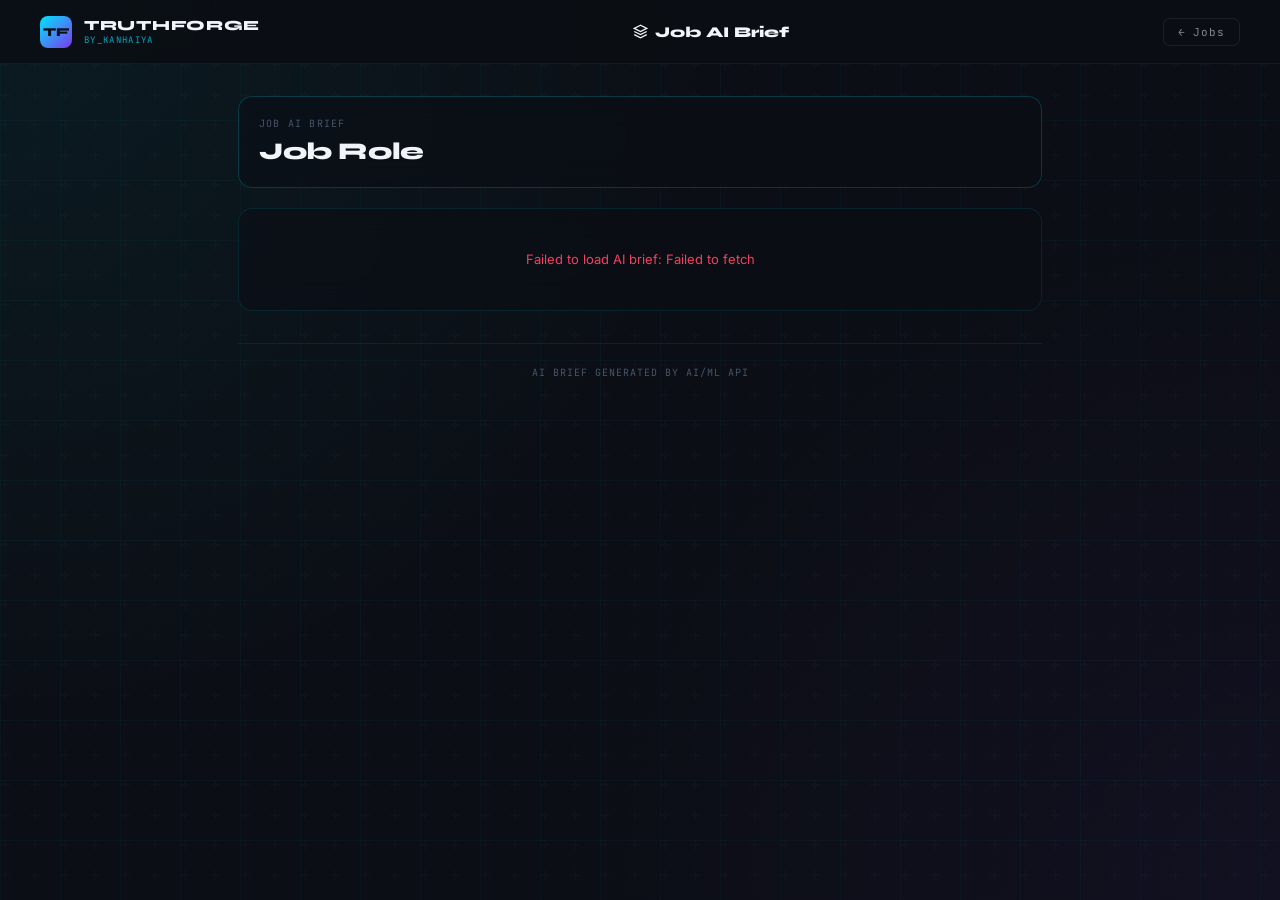
<file: frontend/jobdetail.html>
<!DOCTYPE html>
<html lang="en">
<head>
<meta charset="UTF-8">
<meta name="viewport" content="width=device-width, initial-scale=1.0">
<title>Job AI Brief — TruthForge SignalJobs</title>
<link rel="preconnect" href="https://fonts.googleapis.com">
<link rel="preconnect" href="https://fonts.gstatic.com" crossorigin>
<link href="https://fonts.googleapis.com/css2?family=Syne:wght@400;600;700;800&family=JetBrains+Mono:wght@400;500;700&family=Inter:wght@300;400;500;600&family=DM+Mono:wght@400;500&family=DM+Sans:wght@300;400;500&display=swap" rel="stylesheet">
<style>
/* ═══════════════════════════════════════════════════════════
   CSS VARIABLES — identical to dashboard.html
═══════════════════════════════════════════════════════════ */
:root {
  --cyan:         #00E5FF;
  --purple:       #7C3AED;
  --obsidian:     #0B0E14;
  --emerald:      #10B981;
  --crimson:      #EF4444;
  --amber:        #F59E0B;
  --blue:         #3B82F6;
  --rose:         #F43F5E;
  --text:         #F1F5F9;
  --text2:        #94A3B8;
  --text3:        #475569;
  --border:       rgba(255,255,255,0.06);
  --radius:       14px;
  --radius-sm:    8px;
}

*, *::before, *::after { box-sizing: border-box; margin: 0; padding: 0; }
html { scroll-behavior: smooth; }

body {
  background-color: #0B0E14;
  color: #F1F5F9;
  font-family: 'Inter', sans-serif;
  background-image:
    radial-gradient(circle at 0% 0%,    rgba(0,229,255,0.06) 0%, transparent 50%),
    radial-gradient(circle at 100% 100%, rgba(124,58,237,0.06) 0%, transparent 50%);
  background-attachment: fixed;
  min-height: 100vh;
  overflow-x: hidden;
}

/* Noise texture */
body::before {
  content: '';
  position: fixed;
  inset: 0;
  background-image: url("data:image/svg+xml,%3Csvg width='60' height='60' viewBox='0 0 60 60' xmlns='http://www.w3.org/2000/svg'%3E%3Cg fill='none' fill-rule='evenodd'%3E%3Cg fill='%23ffffff' fill-opacity='0.015'%3E%3Cpath d='M36 34v-4h-2v4h-4v2h4v4h2v-4h4v-2h-4zm0-30V0h-2v4h-4v2h4v4h2V6h4V4h-4zM6 34v-4H4v4H0v2h4v4h2v-4h4v-2H6zM6 4V0H4v4H0v2h4v4h2V6h4V4H6z'/%3E%3C/g%3E%3C/g%3E%3C/svg%3E");
  pointer-events: none;
  z-index: 0;
}

/* Animated grid overlay */
.bg-grid {
  position: fixed;
  inset: 0;
  background-image:
    linear-gradient(rgba(0,229,255,0.03) 1px, transparent 1px),
    linear-gradient(90deg, rgba(0,229,255,0.03) 1px, transparent 1px);
  background-size: 60px 60px;
  animation: grid-pan 20s linear infinite;
  pointer-events: none;
  z-index: 0;
}

.app-wrapper { position: relative; z-index: 1; }

/* ═══════════════════════════════════════════════════════════
   NAVBAR
═══════════════════════════════════════════════════════════ */
.app-navbar {
  background: rgba(11,14,20,0.88);
  backdrop-filter: blur(20px);
  -webkit-backdrop-filter: blur(20px);
  border-bottom: 1px solid rgba(0,229,255,0.08);
  position: sticky;
  top: 0; z-index: 100;
  height: 64px; padding: 0 40px;
  display: flex; align-items: center; justify-content: space-between;
}

.nav-brand { display: flex; align-items: center; gap: 12px; }

.logo-mark {
  width: 32px; height: 32px; border-radius: 8px;
  background: linear-gradient(135deg, var(--cyan), var(--purple));
  display: flex; align-items: center; justify-content: center;
  font-family: 'Syne', sans-serif; font-weight: 800; font-size: 12px;
  color: #0B0E14; letter-spacing: -0.5px; flex-shrink: 0;
}

.logo-text { display: flex; flex-direction: column; line-height: 1.2; }
.logo-name {
  font-family: 'Syne', sans-serif;
  font-size: 14px; font-weight: 800;
  letter-spacing: 0.05em; color: var(--text);
}
.logo-sub {
  font-family: 'JetBrains Mono', monospace;
  font-size: 9px; letter-spacing: 0.15em; color: var(--cyan); opacity: 0.7;
}

.nav-center-label {
  font-family: 'Syne', sans-serif;
  font-size: 15px; font-weight: 800; color: var(--text);
  display: flex; align-items: center; gap: 7px;
}

.back-link {
  font-family: 'JetBrains Mono', monospace;
  font-size: 11px; letter-spacing: 0.08em;
  color: rgba(255,255,255,0.5); text-decoration: none;
  padding: 6px 14px; border-radius: 7px;
  border: 1px solid rgba(255,255,255,0.08);
  transition: color 0.2s, border-color 0.2s;
}
.back-link:hover { color: var(--cyan); border-color: rgba(0,229,255,0.3); }

/* ═══════════════════════════════════════════════════════════
   MAIN CONTENT
═══════════════════════════════════════════════════════════ */
.app-main {
  padding: 32px 48px 48px;
  max-width: 900px;
  margin: 0 auto;
}

/* ═══════════════════════════════════════════════════════════
   CARDS
═══════════════════════════════════════════════════════════ */
.card {
  background: rgba(11,14,20,0.6);
  backdrop-filter: blur(16px);
  -webkit-backdrop-filter: blur(16px);
  border: 1px solid rgba(0,229,255,0.10);
  border-radius: 14px;
  overflow: hidden;
  transition: all 0.2s;
  margin-bottom: 16px;
}
.card-header {
  padding: 14px 20px;
  border-bottom: 1px solid rgba(255,255,255,0.05);
  display: flex; align-items: center; justify-content: space-between;
}
.card-title {
  font-family: 'JetBrains Mono', monospace;
  font-size: 10px; text-transform: uppercase;
  letter-spacing: 0.12em; color: var(--text3); font-weight: 500;
}
.card-body { padding: 20px; }

/* ═══════════════════════════════════════════════════════════
   BUTTON
═══════════════════════════════════════════════════════════ */
.btn-analyze {
  background: var(--cyan);
  color: #0B0E14;
  font-family: 'JetBrains Mono', monospace;
  font-weight: 700; font-size: 12px;
  text-transform: uppercase; letter-spacing: 0.08em;
  padding: 11px 28px; border-radius: 8px;
  border: none;
  box-shadow: 0 0 20px rgba(0,229,255,0.2);
  cursor: pointer;
  transition: transform 0.2s, box-shadow 0.2s;
  display: inline-flex; align-items: center; gap: 8px;
  white-space: nowrap; text-decoration: none;
}
.btn-analyze:hover { transform: translateY(-1px); box-shadow: 0 0 28px rgba(0,229,255,0.35); }
.btn-analyze:active { transform: translateY(0); }

/* ═══════════════════════════════════════════════════════════
   LOADER
═══════════════════════════════════════════════════════════ */
.loader-wrap {
  display: flex; flex-direction: column;
  align-items: center; gap: 16px;
  padding: 56px 32px; text-align: center;
}
.loader-ring {
  width: 48px; height: 48px;
  border: 3px solid rgba(0,229,255,0.15);
  border-top-color: var(--cyan);
  border-radius: 50%;
  animation: spin 0.8s linear infinite;
}
.loader-label {
  font-family: 'JetBrains Mono', monospace;
  font-size: 11px; text-transform: uppercase;
  letter-spacing: 0.1em; color: var(--text3);
}

/* ═══════════════════════════════════════════════════════════
   DETAIL COMPONENTS
═══════════════════════════════════════════════════════════ */
.detail-list { list-style: none; padding: 0; margin: 0; display: flex; flex-direction: column; gap: 10px; }
.detail-list li {
  display: flex; align-items: flex-start; gap: 10px;
  font-size: 13px; color: var(--text2); line-height: 1.55;
  font-family: 'Inter', sans-serif;
}
.detail-list li::before {
  content: '›';
  color: var(--cyan); font-size: 16px; font-weight: 700;
  flex-shrink: 0; line-height: 1.3;
}

/* What it signals — highlighted box */
.signal-box {
  background: rgba(0,229,255,0.05);
  border: 1px solid rgba(0,229,255,0.15);
  border-left: 3px solid var(--cyan);
  border-radius: 10px; padding: 18px 20px;
}
.signal-box-label {
  font-family: 'JetBrains Mono', monospace;
  font-size: 9px; text-transform: uppercase;
  letter-spacing: 0.14em; color: var(--cyan);
  margin-bottom: 10px; font-weight: 700;
}
.signal-box-text {
  font-size: 14px; color: var(--text); line-height: 1.65;
  font-family: 'Inter', sans-serif;
}

/* Badges */
.badge {
  display: inline-flex; align-items: center;
  padding: 3px 10px; border-radius: 6px;
  font-family: 'JetBrains Mono', monospace;
  font-size: 10px; font-weight: 600;
  text-transform: uppercase; letter-spacing: 0.08em;
}
.badge-cyan    { background: rgba(0,229,255,0.1);  color: var(--cyan);    border: 1px solid rgba(0,229,255,0.2);   }
.badge-amber   { background: rgba(245,158,11,0.1); color: var(--amber);   border: 1px solid rgba(245,158,11,0.2);  }
.badge-emerald { background: rgba(16,185,129,0.1); color: var(--emerald); border: 1px solid rgba(16,185,129,0.2);  }
.badge-rose    { background: rgba(244,63,94,0.1);  color: var(--rose);    border: 1px solid rgba(244,63,94,0.2);   }

/* Two-column grid — collapses on mobile */
.detail-grid {
  display: grid;
  grid-template-columns: 1fr 1fr;
  gap: 16px;
}

/* ═══════════════════════════════════════════════════════════
   KEYFRAMES
═══════════════════════════════════════════════════════════ */
@keyframes grid-pan {
  0%   { background-position: 0 0; }
  100% { background-position: 60px 60px; }
}
@keyframes spin { to { transform: rotate(360deg); } }
@keyframes fade-up {
  from { opacity: 0; transform: translateY(12px); }
  to   { opacity: 1; transform: translateY(0); }
}

.animate-in { animation: fade-up 0.4s ease forwards; opacity: 0; }
.animate-in:nth-child(1) { animation-delay: 0.05s; }
.animate-in:nth-child(2) { animation-delay: 0.10s; }
.animate-in:nth-child(3) { animation-delay: 0.15s; }
.animate-in:nth-child(4) { animation-delay: 0.20s; }

/* ═══════════════════════════════════════════════════════════
   RESPONSIVE
═══════════════════════════════════════════════════════════ */
@media (max-width: 640px) {
  .app-main { padding: 20px; }
  .app-navbar { padding: 0 20px; }
  .nav-center-label { display: none; }
  .detail-grid { grid-template-columns: 1fr; }
}
</style>
</head>
<body>
<div class="bg-grid"></div>
<div class="app-wrapper">

  <!-- Navbar -->
  <nav class="app-navbar">
    <div class="nav-brand">
      <div class="logo-mark">TF</div>
      <div class="logo-text">
        <span class="logo-name">TRUTHFORGE</span>
        <span class="logo-sub">BY_KANHAIYA</span>
      </div>
    </div>

    <div class="nav-center-label">
      <svg width="15" height="15" fill="none" stroke="currentColor" viewBox="0 0 24 24"><path d="M12 2L2 7l10 5 10-5-10-5z" stroke-width="2"/><path d="M2 17l10 5 10-5M2 12l10 5 10-5" stroke-width="2"/></svg>
      Job AI Brief
    </div>

    <a href="jobs.html" class="back-link">← Jobs</a>
  </nav>

  <!-- Main -->
  <main class="app-main">

    <!-- Job header — filled immediately from URL params -->
    <div id="jobHeader" style="margin-bottom:20px"></div>

    <!-- Detail content — filled after API call -->
    <div id="detailContent"></div>

    <!-- Footer -->
    <div style="margin-top:32px;padding-top:16px;border-top:1px solid var(--border);text-align:center">
      <span style="font-family:'JetBrains Mono',monospace;font-size:10px;color:var(--text3);text-transform:uppercase;letter-spacing:0.1em">
        AI brief generated by AI/ML API
      </span>
    </div>

  </main>
</div>

<script>
const API = (location.protocol === 'file:' || location.hostname === 'localhost' || location.hostname === '127.0.0.1')
  ? 'http://localhost:8000'
  : 'https://truthforge-production.up.railway.app';

// Read URL params
const params  = new URLSearchParams(window.location.search);
const company = params.get('company') || '';
const title   = params.get('title')   || '';
const jobUrl  = params.get('url')     || '';
const snippet = params.get('snippet') || '';

// Set page title immediately
document.title = `${title || 'Job'} — TruthForge SignalJobs`;

// Render job header immediately (no API needed)
document.getElementById('jobHeader').innerHTML = `
  <div class="card" style="border-color:rgba(0,229,255,0.2);margin-bottom:0">
    <div class="card-body">
      <div style="display:flex;justify-content:space-between;align-items:flex-start;gap:20px;flex-wrap:wrap">
        <div style="flex:1;min-width:240px">
          <div style="font-family:'JetBrains Mono',monospace;font-size:10px;text-transform:uppercase;letter-spacing:0.12em;color:var(--text3);margin-bottom:8px">
            ${company ? `${company} &middot; ` : ''}Job AI Brief
          </div>
          <div style="font-family:'Syne',sans-serif;font-size:24px;font-weight:800;color:var(--text);letter-spacing:-0.4px;line-height:1.2;margin-bottom:${snippet ? '12px' : '0'}">
            ${title || 'Job Role'}
          </div>
          ${snippet ? `<div style="font-size:13px;color:var(--text2);line-height:1.6;max-width:560px;font-family:'Inter',sans-serif">${snippet}</div>` : ''}
        </div>
        ${jobUrl ? `
        <a href="${jobUrl}" target="_blank" class="btn-analyze" style="background:transparent!important;border:1px solid rgba(0,229,255,0.3)!important;color:var(--cyan)!important;box-shadow:none!important;flex-shrink:0">
          View Original Posting ↗
        </a>` : ''}
      </div>
    </div>
  </div>
`;

// Show loading spinner
document.getElementById('detailContent').innerHTML = `
  <div class="card">
    <div class="loader-wrap">
      <div class="loader-ring"></div>
      <div class="loader-label">Generating AI brief…</div>
    </div>
  </div>
`;

// Fetch AI brief
async function loadDetail() {
  try {
    const res = await fetch(`${API}/api/jobs/detail`, {
      method: 'POST',
      headers: { 'Content-Type': 'application/json' },
      body: JSON.stringify({ company, title, url: jobUrl, snippet }),
    });
    const data = await res.json();
    const d = data.detail || {};

    if (!Object.keys(d).length) {
      document.getElementById('detailContent').innerHTML = `
        <div class="card">
          <div class="card-body" style="text-align:center;padding:40px">
            <div style="font-size:13px;color:var(--text3);font-family:'Inter',sans-serif;line-height:1.6">
              No AI brief available — the job data may be too sparse.<br>
              Try opening the original posting for more context.
            </div>
          </div>
        </div>`;
      return;
    }

    const seniority  = d.seniority  || '';
    const department = d.department || '';

    // Pick badge colour by seniority
    const senBadge = ['Senior', 'Lead', 'Executive'].includes(seniority) ? 'badge-amber'
                   : ['Junior'].includes(seniority)                       ? 'badge-emerald'
                   : 'badge-cyan';

    document.getElementById('detailContent').innerHTML = `

      <!-- Role overview -->
      <div class="card animate-in">
        <div class="card-header">
          <span class="card-title">Role Overview</span>
          <div style="display:flex;gap:6px;flex-wrap:wrap">
            ${seniority  ? `<span class="badge ${senBadge}">${seniority}</span>`    : ''}
            ${department ? `<span class="badge badge-cyan">${department}</span>` : ''}
          </div>
        </div>
        <div class="card-body">
          <p style="font-size:13px;color:var(--text2);line-height:1.7;font-family:'Inter',sans-serif">${d.role_summary || '—'}</p>
        </div>
      </div>

      <!-- Responsibilities + Requirements -->
      <div class="detail-grid">
        <div class="card animate-in">
          <div class="card-header"><span class="card-title">Likely Responsibilities</span></div>
          <div class="card-body">
            <ul class="detail-list">
              ${(d.likely_responsibilities || []).length
                ? d.likely_responsibilities.map(r => `<li>${r}</li>`).join('')
                : '<li style="color:var(--text3)">No data available</li>'}
            </ul>
          </div>
        </div>
        <div class="card animate-in">
          <div class="card-header"><span class="card-title">Likely Requirements</span></div>
          <div class="card-body">
            <ul class="detail-list">
              ${(d.likely_requirements || []).length
                ? d.likely_requirements.map(r => `<li>${r}</li>`).join('')
                : '<li style="color:var(--text3)">No data available</li>'}
            </ul>
          </div>
        </div>
      </div>

      <!-- Strategic signal highlight -->
      ${d.what_it_signals ? `
      <div class="animate-in">
        <div class="signal-box">
          <div class="signal-box-label">Strategic Signal</div>
          <div class="signal-box-text">${d.what_it_signals}</div>
        </div>
      </div>` : ''}

    `;
  } catch(e) {
    document.getElementById('detailContent').innerHTML = `
      <div class="card">
        <div class="card-body" style="text-align:center;padding:40px">
          <div style="font-size:13px;color:var(--rose);font-family:'Inter',sans-serif;line-height:1.6">
            Failed to load AI brief: ${e.message}
          </div>
        </div>
      </div>`;
  }
}

loadDetail();
</script>
</body>
</html>
</file>
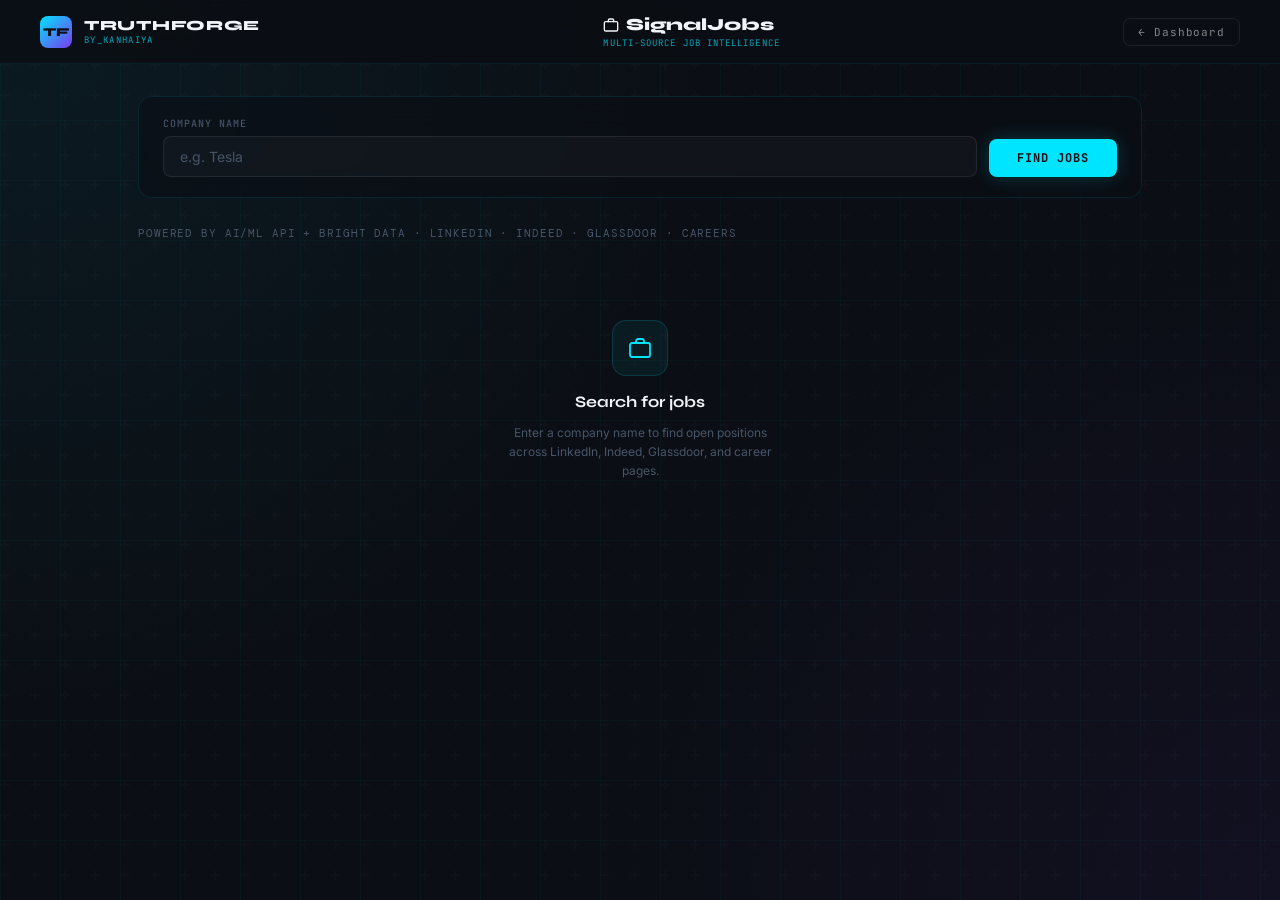
<file: frontend/jobs.html>
<!DOCTYPE html>
<html lang="en">
<head>
<meta charset="UTF-8">
<meta name="viewport" content="width=device-width, initial-scale=1.0">
<title>SignalJobs — TruthForge</title>
<link rel="preconnect" href="https://fonts.googleapis.com">
<link rel="preconnect" href="https://fonts.gstatic.com" crossorigin>
<link href="https://fonts.googleapis.com/css2?family=Syne:wght@400;600;700;800&family=JetBrains+Mono:wght@400;500;700&family=Inter:wght@300;400;500;600&family=DM+Mono:wght@400;500&family=DM+Sans:wght@300;400;500&display=swap" rel="stylesheet">
<style>
/* ═══════════════════════════════════════════════════════════
   CSS VARIABLES — identical to dashboard.html
═══════════════════════════════════════════════════════════ */
:root {
  --cyan:         #00E5FF;
  --purple:       #7C3AED;
  --obsidian:     #0B0E14;
  --emerald:      #10B981;
  --crimson:      #EF4444;
  --amber:        #F59E0B;
  --blue:         #3B82F6;
  --rose:         #F43F5E;
  --text:         #F1F5F9;
  --text2:        #94A3B8;
  --text3:        #475569;
  --border:       rgba(255,255,255,0.06);
  --radius:       14px;
  --radius-sm:    8px;
}

*, *::before, *::after { box-sizing: border-box; margin: 0; padding: 0; }
html { scroll-behavior: smooth; }

body {
  background-color: #0B0E14;
  color: #F1F5F9;
  font-family: 'Inter', sans-serif;
  background-image:
    radial-gradient(circle at 0% 0%,    rgba(0,229,255,0.06) 0%, transparent 50%),
    radial-gradient(circle at 100% 100%, rgba(124,58,237,0.06) 0%, transparent 50%);
  background-attachment: fixed;
  min-height: 100vh;
  overflow-x: hidden;
}

/* Noise texture */
body::before {
  content: '';
  position: fixed;
  inset: 0;
  background-image: url("data:image/svg+xml,%3Csvg width='60' height='60' viewBox='0 0 60 60' xmlns='http://www.w3.org/2000/svg'%3E%3Cg fill='none' fill-rule='evenodd'%3E%3Cg fill='%23ffffff' fill-opacity='0.015'%3E%3Cpath d='M36 34v-4h-2v4h-4v2h4v4h2v-4h4v-2h-4zm0-30V0h-2v4h-4v2h4v4h2V6h4V4h-4zM6 34v-4H4v4H0v2h4v4h2v-4h4v-2H6zM6 4V0H4v4H0v2h4v4h2V6h4V4H6z'/%3E%3C/g%3E%3C/g%3E%3C/svg%3E");
  pointer-events: none;
  z-index: 0;
}

/* Animated grid overlay */
.bg-grid {
  position: fixed;
  inset: 0;
  background-image:
    linear-gradient(rgba(0,229,255,0.03) 1px, transparent 1px),
    linear-gradient(90deg, rgba(0,229,255,0.03) 1px, transparent 1px);
  background-size: 60px 60px;
  animation: grid-pan 20s linear infinite;
  pointer-events: none;
  z-index: 0;
}

.app-wrapper { position: relative; z-index: 1; }

/* ═══════════════════════════════════════════════════════════
   NAVBAR
═══════════════════════════════════════════════════════════ */
.app-navbar {
  background: rgba(11,14,20,0.88);
  backdrop-filter: blur(20px);
  -webkit-backdrop-filter: blur(20px);
  border-bottom: 1px solid rgba(0,229,255,0.08);
  position: sticky;
  top: 0; z-index: 100;
  height: 64px; padding: 0 40px;
  display: flex; align-items: center; justify-content: space-between;
}

.nav-brand { display: flex; align-items: center; gap: 12px; }

.logo-mark {
  width: 32px; height: 32px; border-radius: 8px;
  background: linear-gradient(135deg, var(--cyan), var(--purple));
  display: flex; align-items: center; justify-content: center;
  font-family: 'Syne', sans-serif; font-weight: 800; font-size: 12px;
  color: #0B0E14; letter-spacing: -0.5px; flex-shrink: 0;
}

.logo-text { display: flex; flex-direction: column; line-height: 1.2; }
.logo-name {
  font-family: 'Syne', sans-serif;
  font-size: 14px; font-weight: 800;
  letter-spacing: 0.05em; color: var(--text);
}
.logo-sub {
  font-family: 'JetBrains Mono', monospace;
  font-size: 9px; letter-spacing: 0.15em; color: var(--cyan); opacity: 0.7;
}

.page-heading {
  text-align: center;
}
.page-heading-title {
  font-family: 'Syne', sans-serif;
  font-size: 17px; font-weight: 800;
  color: var(--text); display: flex; align-items: center; gap: 7px;
}
.page-heading-sub {
  font-family: 'JetBrains Mono', monospace;
  font-size: 9px; text-transform: uppercase;
  letter-spacing: 0.12em; color: var(--cyan); opacity: 0.7; margin-top: 2px;
}

.back-link {
  font-family: 'JetBrains Mono', monospace;
  font-size: 11px; letter-spacing: 0.08em;
  color: rgba(255,255,255,0.5); text-decoration: none;
  padding: 6px 14px; border-radius: 7px;
  border: 1px solid rgba(255,255,255,0.08);
  transition: color 0.2s, border-color 0.2s;
}
.back-link:hover { color: var(--cyan); border-color: rgba(0,229,255,0.3); }

/* ═══════════════════════════════════════════════════════════
   MAIN CONTENT
═══════════════════════════════════════════════════════════ */
.app-main {
  padding: 32px 48px;
  max-width: 1100px;
  margin: 0 auto;
}

/* ═══════════════════════════════════════════════════════════
   CARDS
═══════════════════════════════════════════════════════════ */
.card {
  background: rgba(11,14,20,0.6);
  backdrop-filter: blur(16px);
  -webkit-backdrop-filter: blur(16px);
  border: 1px solid rgba(0,229,255,0.10);
  border-radius: 14px;
  overflow: hidden;
  transition: all 0.2s;
}
.card:hover {
  border-color: rgba(0,229,255,0.25);
  transform: translateY(-1px);
  box-shadow: 0 8px 32px rgba(0,0,0,0.3), 0 0 0 1px rgba(0,229,255,0.08);
}
.card-body { padding: 20px; }

/* Search card */
.search-section { margin-bottom: 28px; }
.search-card {
  background: rgba(11,14,20,0.6);
  border: 1px solid rgba(0,229,255,0.10);
  border-radius: 14px;
  backdrop-filter: blur(16px);
  padding: 20px 24px;
  display: flex;
  gap: 12px;
  align-items: flex-end;
}

/* ═══════════════════════════════════════════════════════════
   INPUTS
═══════════════════════════════════════════════════════════ */
.input-group { display: flex; flex-direction: column; gap: 6px; flex: 1; }
.input-label {
  font-family: 'JetBrains Mono', monospace;
  font-size: 10px; text-transform: uppercase;
  letter-spacing: 0.1em; color: var(--text3); font-weight: 500;
}
.input-field {
  background: rgba(255,255,255,0.03);
  border: 1px solid rgba(255,255,255,0.08);
  border-radius: 8px; padding: 11px 16px;
  color: #F1F5F9; font-family: 'Inter', sans-serif;
  font-size: 14px; outline: none;
  transition: border-color 0.2s, box-shadow 0.2s;
  width: 100%;
}
.input-field::placeholder { color: var(--text3); }
.input-field:focus {
  border-color: rgba(0,229,255,0.4);
  box-shadow: 0 0 0 3px rgba(0,229,255,0.06);
}

/* ═══════════════════════════════════════════════════════════
   BUTTON
═══════════════════════════════════════════════════════════ */
.btn-analyze {
  background: var(--cyan);
  color: #0B0E14;
  font-family: 'JetBrains Mono', monospace;
  font-weight: 700; font-size: 12px;
  text-transform: uppercase; letter-spacing: 0.08em;
  padding: 11px 28px; border-radius: 8px;
  border: none;
  box-shadow: 0 0 20px rgba(0,229,255,0.2);
  cursor: pointer;
  transition: transform 0.2s, box-shadow 0.2s;
  display: inline-flex; align-items: center; gap: 8px;
  white-space: nowrap; text-decoration: none;
}
.btn-analyze:hover { transform: translateY(-1px); box-shadow: 0 0 28px rgba(0,229,255,0.35); }
.btn-analyze:active { transform: translateY(0); }
.btn-analyze:disabled { opacity: 0.5; cursor: not-allowed; transform: none; }

/* ═══════════════════════════════════════════════════════════
   EMPTY STATE
═══════════════════════════════════════════════════════════ */
.empty-state {
  display: flex; flex-direction: column;
  align-items: center; justify-content: center;
  padding: 64px 32px; text-align: center; gap: 12px;
}
.empty-icon {
  width: 56px; height: 56px; border-radius: 14px;
  background: rgba(0,229,255,0.06);
  border: 1px solid rgba(0,229,255,0.15);
  display: flex; align-items: center; justify-content: center;
  color: var(--cyan); margin-bottom: 4px;
}
.empty-title { font-family: 'Syne', sans-serif; font-size: 16px; font-weight: 700; color: var(--text); }
.empty-desc  { font-family: 'Inter', sans-serif; font-size: 12px; color: var(--text3); max-width: 280px; line-height: 1.6; }

/* ═══════════════════════════════════════════════════════════
   KEYFRAMES
═══════════════════════════════════════════════════════════ */
@keyframes grid-pan {
  0%   { background-position: 0 0; }
  100% { background-position: 60px 60px; }
}
@keyframes fade-up {
  from { opacity: 0; transform: translateY(12px); }
  to   { opacity: 1; transform: translateY(0); }
}
.animate-in { animation: fade-up 0.4s ease forwards; opacity: 0; }

/* ═══════════════════════════════════════════════════════════
   RESPONSIVE
═══════════════════════════════════════════════════════════ */
@media (max-width: 768px) {
  .app-main { padding: 24px; }
  .app-navbar { padding: 0 20px; }
  .search-card { flex-wrap: wrap; }
  .page-heading { display: none; }
}
</style>
</head>
<body>
<div class="bg-grid"></div>
<div class="app-wrapper">

  <!-- Navbar -->
  <nav class="app-navbar">
    <div class="nav-brand">
      <div class="logo-mark">TF</div>
      <div class="logo-text">
        <span class="logo-name">TRUTHFORGE</span>
        <span class="logo-sub">BY_KANHAIYA</span>
      </div>
    </div>

    <div class="page-heading">
      <div class="page-heading-title">
        <svg width="16" height="16" fill="none" stroke="currentColor" viewBox="0 0 24 24"><rect x="2" y="7" width="20" height="14" rx="2" ry="2" stroke-width="2"/><path d="M16 7V5a2 2 0 00-2-2h-4a2 2 0 00-2 2v2" stroke-width="2" stroke-linecap="round" stroke-linejoin="round"/></svg>
        SignalJobs
      </div>
      <div class="page-heading-sub">Multi-source job intelligence</div>
    </div>

    <a href="dashboard.html" class="back-link">← Dashboard</a>
  </nav>

  <!-- Main -->
  <main class="app-main">

    <div class="search-section">
      <div class="search-card">
        <div class="input-group">
          <label class="input-label">Company Name</label>
          <input type="text" class="input-field" id="jobsCompany" placeholder="e.g. Tesla"/>
        </div>
        <button class="btn-analyze" id="jobsBtn" onclick="loadJobs()">Find Jobs</button>
      </div>
    </div>

    <div style="font-size:11px;color:var(--text3);font-family:'DM Mono',monospace;margin:4px 0 16px;text-transform:uppercase;letter-spacing:0.08em">
      Powered by AI/ML API + Bright Data &middot; LinkedIn &middot; Indeed &middot; Glassdoor &middot; Careers
    </div>

    <div id="jobsContainer">
      <div class="empty-state">
        <div class="empty-icon">
          <svg width="24" height="24" fill="none" stroke="currentColor" viewBox="0 0 24 24"><rect x="2" y="7" width="20" height="14" rx="2" ry="2" stroke-width="1.8"/><path d="M16 7V5a2 2 0 00-2-2h-4a2 2 0 00-2 2v2" stroke-width="1.8" stroke-linecap="round" stroke-linejoin="round"/></svg>
        </div>
        <div class="empty-title">Search for jobs</div>
        <div class="empty-desc">Enter a company name to find open positions across LinkedIn, Indeed, Glassdoor, and career pages.</div>
      </div>
    </div>

  </main>
</div>

<script>
const API = (location.protocol === 'file:' || location.hostname === 'localhost' || location.hostname === '127.0.0.1')
  ? 'http://localhost:8000'
  : 'https://truthforge-production.up.railway.app';

async function loadJobs() {
  const company = document.getElementById('jobsCompany').value.trim();
  if (!company) { alert('Enter a company name'); return; }
  const box = document.getElementById('jobsContainer');
  const btn = document.getElementById('jobsBtn');
  btn.disabled = true; btn.textContent = 'Searching...';
  box.innerHTML = '<div class="empty-state"><div class="empty-title" style="font-size:13px;color:var(--text3)">Searching LinkedIn, Indeed, Glassdoor, Careers...</div></div>';
  try {
    const res = await fetch(`${API}/api/jobs/${encodeURIComponent(company)}`);
    const data = await res.json();
    const jobs = data.jobs || [];
    if (!jobs.length) {
      box.innerHTML = '<div class="empty-state"><div class="empty-desc">No jobs found. Try another company.</div></div>';
      return;
    }
    box.innerHTML = jobs.map((j,i) => `
      <div class="card animate-in" style="margin-bottom:12px;animation-delay:${i * 0.05}s">
        <div class="card-body" style="display:flex;justify-content:space-between;gap:16px;align-items:flex-start;flex-wrap:wrap">
          <div style="flex:1;min-width:200px">
            <div style="font-size:14px;font-weight:600;color:var(--text)">${j.title||'Role'}</div>
            <div style="font-size:11px;color:var(--text3);font-family:'DM Mono',monospace;margin-top:4px">
              ${j.source||'Web'} &middot; ${j.location||'—'}
            </div>
            <div style="font-size:12px;color:var(--text2);margin-top:8px;line-height:1.5">${j.snippet||''}</div>
          </div>
          <div style="display:flex;gap:8px;flex-shrink:0;flex-wrap:wrap">
            <a href="${j.url||'#'}" target="_blank" class="btn-analyze" style="background:transparent!important;border:1px solid rgba(255,255,255,0.1)!important;color:var(--text2)!important;box-shadow:none!important">View Posting</a>
            <button class="btn-analyze" onclick='openJobDetail(${JSON.stringify(j).replace(/'/g,"&#39;")}, "${company.replace(/"/g,'')}")'>AI Details</button>
          </div>
        </div>
      </div>`).join('');
  } catch(e) {
    box.innerHTML = `<div class="empty-state"><div class="empty-desc" style="color:var(--rose)">Failed to load jobs: ${e.message}</div></div>`;
  } finally {
    btn.disabled = false; btn.textContent = 'Find Jobs';
  }
}

function openJobDetail(job, company) {
  const params = new URLSearchParams({
    company, title: job.title||'', url: job.url||'', snippet: job.snippet||''
  });
  window.open('jobdetail.html?' + params.toString(), '_blank');
}

document.getElementById('jobsCompany').addEventListener('keydown', e => {
  if (e.key === 'Enter') loadJobs();
});
</script>
</body>
</html>
</file>
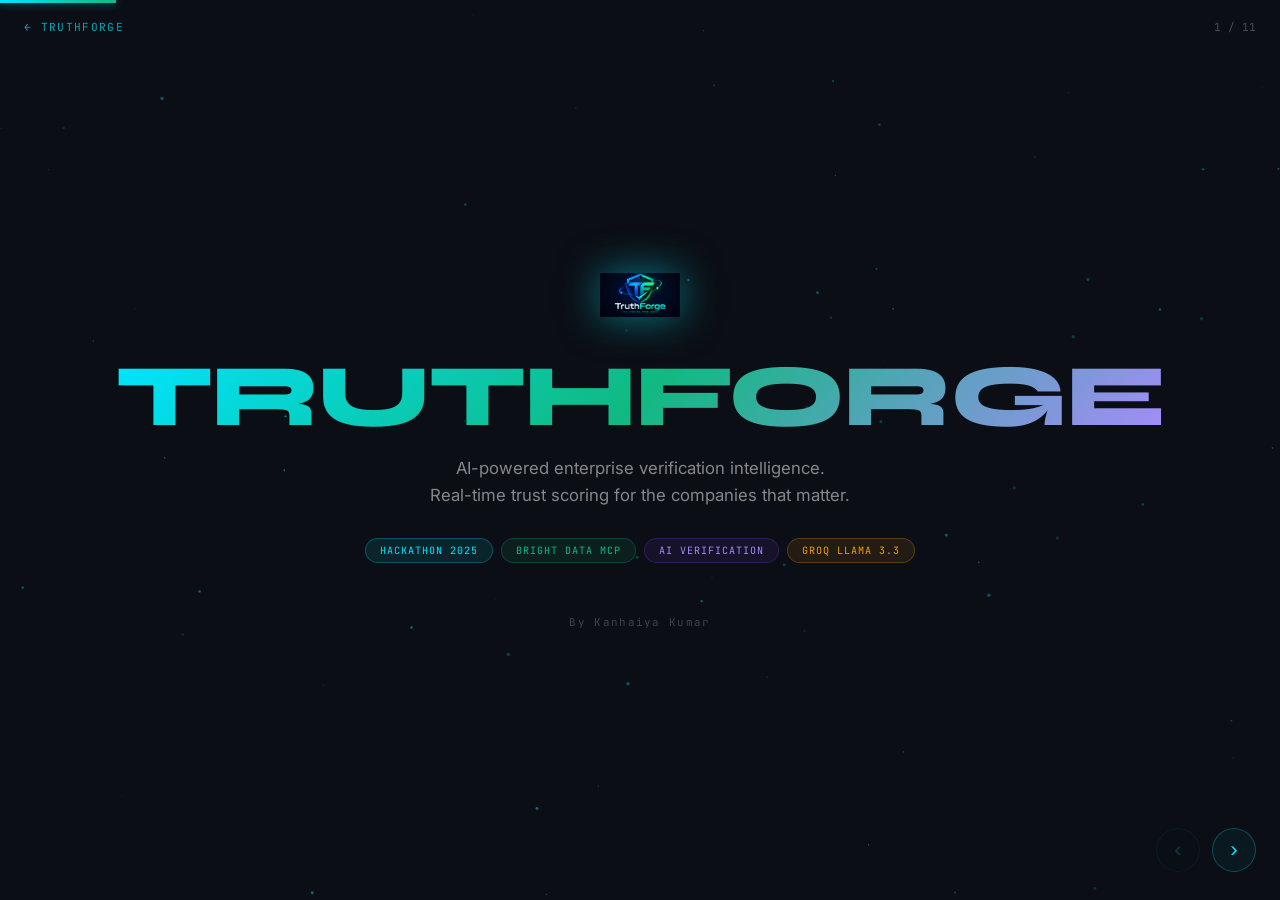
<file: frontend/pitch.html>
<!DOCTYPE html>
<html lang="en">
<head>
  <meta charset="UTF-8">
  <meta name="viewport" content="width=device-width, initial-scale=1.0">
  <title>TruthForge — Pitch Deck</title>
  <link href="https://fonts.googleapis.com/css2?family=Syne:wght@400;700;800&family=JetBrains+Mono:wght@400;500&family=Inter:wght@300;400;500;600;700&display=swap" rel="stylesheet">
  <style>
    *, *::before, *::after { box-sizing: border-box; margin: 0; padding: 0; }
    :root {
      --cyan: #00E5FF; --emerald: #10B981; --amber: #F59E0B;
      --crimson: #EF4444; --purple: #7C3AED; --bg: #0B0E14;
    }
    html, body { width: 100%; height: 100%; background: var(--bg); color: #E2E8F0; font-family: 'Inter', sans-serif; overflow: hidden; }

    #progress-bar { position: fixed; top: 0; left: 0; height: 3px; background: linear-gradient(90deg, var(--cyan), var(--emerald)); box-shadow: 0 0 8px rgba(0,229,255,0.6); transition: width 0.4s ease; z-index: 1000; }
    #back-link { position: fixed; top: 20px; left: 24px; font-family: 'JetBrains Mono', monospace; font-size: 0.7rem; letter-spacing: 0.12em; color: var(--cyan); text-decoration: none; z-index: 900; opacity: 0.7; transition: opacity 0.2s; }
    #back-link:hover { opacity: 1; }
    #slide-counter { position: fixed; top: 20px; right: 24px; font-family: 'JetBrains Mono', monospace; font-size: 0.7rem; color: rgba(255,255,255,0.25); z-index: 900; }
    .nav-arrow { position: fixed; bottom: 28px; width: 44px; height: 44px; border-radius: 50%; border: 1px solid rgba(0,229,255,0.25); background: rgba(0,229,255,0.05); color: var(--cyan); font-size: 1.4rem; cursor: pointer; display: flex; align-items: center; justify-content: center; transition: all 0.2s; z-index: 900; line-height: 1; }
    .nav-arrow:hover:not(:disabled) { background: rgba(0,229,255,0.15); border-color: var(--cyan); }
    .nav-arrow:disabled { opacity: 0.2; cursor: not-allowed; }
    #btn-prev { right: 80px; } #btn-next { right: 24px; }

    #deck { position: relative; width: 100vw; height: 100vh; }
    .slide { position: absolute; inset: 0; width: 100vw; height: 100vh; display: flex; flex-direction: column; align-items: center; justify-content: center; padding: 68px 60px 84px; background: var(--bg); opacity: 0; pointer-events: none; transition: opacity 0.45s ease; overflow-y: auto; }
    .slide.active { opacity: 1; pointer-events: all; }
    .particle-canvas { position: absolute; inset: 0; width: 100%; height: 100%; pointer-events: none; z-index: 0; }
    .si { position: relative; z-index: 1; width: 100%; max-width: 920px; display: flex; flex-direction: column; align-items: center; }

    /* Typography */
    .lbl { font-family: 'JetBrains Mono', monospace; font-size: 0.63rem; letter-spacing: 0.22em; color: var(--cyan); margin-bottom: 10px; text-transform: uppercase; }
    .ttl { font-family: 'Syne', sans-serif; font-size: clamp(1.9rem, 3.8vw, 3rem); font-weight: 800; line-height: 1.1; text-align: center; margin-bottom: 8px; }
    .sub { font-size: 0.92rem; color: rgba(255,255,255,0.45); text-align: center; margin-bottom: 28px; max-width: 580px; line-height: 1.6; }

    /* Cards */
    .gc { background: rgba(30,41,59,0.45); border: 1px solid rgba(255,255,255,0.06); border-radius: 14px; padding: 20px; transition: border-color 0.2s, transform 0.2s; }
    .gc:hover { border-color: rgba(0,229,255,0.2); transform: translateY(-2px); }

    /* Pills */
    .pr { display: flex; flex-wrap: wrap; gap: 8px; justify-content: center; margin-bottom: 28px; }
    .pl { padding: 5px 14px; border-radius: 20px; font-family: 'JetBrains Mono', monospace; font-size: 0.63rem; letter-spacing: 0.1em; text-transform: uppercase; }
    .pc { background: rgba(0,229,255,0.1); color: var(--cyan); border: 1px solid rgba(0,229,255,0.25); }
    .pe { background: rgba(16,185,129,0.1); color: var(--emerald); border: 1px solid rgba(16,185,129,0.25); }
    .pa { background: rgba(245,158,11,0.1); color: var(--amber); border: 1px solid rgba(245,158,11,0.25); }
    .pp { background: rgba(124,58,237,0.1); color: #a78bfa; border: 1px solid rgba(124,58,237,0.25); }
    .pcr { background: rgba(239,68,68,0.1); color: var(--crimson); border: 1px solid rgba(239,68,68,0.25); }

    .g3 { display: grid; grid-template-columns: repeat(3,1fr); gap: 14px; width: 100%; }

    /* ── S1 ── */
    .s1logo { width: 80px; height: 80px; object-fit: contain; filter: drop-shadow(0 0 20px rgba(0,229,255,0.5)); margin-bottom: 18px; animation: lfloat 3s ease-in-out infinite; }
    @keyframes lfloat { 0%,100%{transform:translateY(0)} 50%{transform:translateY(-8px)} }
    .brand { font-family: 'Syne', sans-serif; font-size: clamp(3rem,7vw,5.5rem); font-weight: 800; background: linear-gradient(135deg, var(--cyan) 0%, var(--emerald) 50%, #a78bfa 100%); -webkit-background-clip: text; -webkit-text-fill-color: transparent; background-clip: text; letter-spacing: -0.02em; line-height: 1; margin-bottom: 14px; text-align: center; }
    .s1tag { font-size: 1.05rem; color: rgba(255,255,255,0.5); text-align: center; margin-bottom: 30px; max-width: 500px; line-height: 1.6; }
    .s1cred { margin-top: 24px; font-family: 'JetBrains Mono', monospace; font-size: 0.68rem; color: rgba(255,255,255,0.22); letter-spacing: 0.12em; }

    /* ── S2 ── */
    .pimpact { text-align: center; font-size: 0.8rem; color: rgba(255,255,255,0.35); margin-bottom: 22px; font-family: 'JetBrains Mono', monospace; letter-spacing: 0.06em; }
    .pcard { background: rgba(239,68,68,0.05); border: 1px solid rgba(239,68,68,0.18); border-radius: 14px; padding: 20px; }
    .pcard-hd { display: flex; align-items: center; gap: 10px; margin-bottom: 12px; }
    .picon { width: 36px; height: 36px; border-radius: 9px; background: rgba(239,68,68,0.1); display: flex; align-items: center; justify-content: center; font-size: 1.1rem; flex-shrink: 0; }
    .ptitle { font-family: 'JetBrains Mono', monospace; font-size: 0.65rem; letter-spacing: 0.14em; color: var(--crimson); }
    .pstat { font-family: 'Syne', sans-serif; font-size: 2rem; font-weight: 800; color: var(--crimson); margin-bottom: 6px; }
    .pdesc { font-size: 0.8rem; color: rgba(255,255,255,0.45); line-height: 1.55; margin-bottom: 12px; }
    .ptags { display: flex; flex-wrap: wrap; gap: 5px; }
    .ptag { font-family: 'JetBrains Mono', monospace; font-size: 0.57rem; letter-spacing: 0.08em; padding: 3px 7px; background: rgba(239,68,68,0.08); color: rgba(239,68,68,0.65); border-radius: 4px; }
    .bridge { margin-top: 20px; display: flex; align-items: center; justify-content: center; gap: 10px; color: rgba(255,255,255,0.28); font-family: 'JetBrains Mono', monospace; font-size: 0.65rem; letter-spacing: 0.1em; }
    .bline { flex: 1; max-width: 100px; height: 1px; }
    .bl { background: linear-gradient(90deg, transparent, rgba(0,229,255,0.3)); }
    .br2 { background: linear-gradient(90deg, rgba(0,229,255,0.3), transparent); }

    /* ── S3 ── */
    .ecard { background: rgba(30,41,59,0.4); border: 1px solid rgba(255,255,255,0.06); border-radius: 14px; padding: 18px; position: relative; overflow: hidden; }
    .ecard::before { content:''; position:absolute; top:0;left:0;right:0; height:2px; }
    .esig::before { background: linear-gradient(90deg, var(--cyan), transparent); }
    .eesg::before { background: linear-gradient(90deg, var(--emerald), transparent); }
    .eclm::before { background: linear-gradient(90deg, var(--amber), transparent); }
    .erow { display: flex; align-items: center; justify-content: space-between; margin-bottom: 12px; }
    .eico { width: 40px; height: 40px; border-radius: 11px; display: flex; align-items: center; justify-content: center; font-size: 1.2rem; }
    .ebadge { font-family: 'JetBrains Mono', monospace; font-size: 0.6rem; padding: 3px 9px; border-radius: 20px; }
    .ename { font-family: 'JetBrains Mono', monospace; font-size: 0.67rem; letter-spacing: 0.14em; margin-bottom: 3px; }
    .efull { font-size: 1rem; font-weight: 600; margin-bottom: 8px; }
    .edesc { font-size: 0.78rem; color: rgba(255,255,255,0.42); line-height: 1.55; margin-bottom: 12px; }
    .eex { background: rgba(0,0,0,0.3); border-radius: 7px; padding: 9px 12px; font-family: 'JetBrains Mono', monospace; font-size: 0.63rem; color: rgba(255,255,255,0.38); line-height: 1.55; }
    .hi { color: var(--cyan); }
    .hig { color: var(--emerald); }
    .hia { color: var(--amber); }

    /* ── S4 ── */
    .aflow { display: flex; align-items: center; width: 100%; gap: 0; margin-bottom: 20px; }
    .anode { background: rgba(30,41,59,0.5); border: 1px solid rgba(255,255,255,0.07); border-radius: 12px; padding: 14px 12px; text-align: center; flex: 1; }
    .anlbl { font-family: 'JetBrains Mono', monospace; font-size: 0.57rem; letter-spacing: 0.14em; margin-bottom: 5px; text-transform: uppercase; color: rgba(255,255,255,0.3); }
    .annm { font-size: 0.9rem; font-weight: 600; }
    .aarr { width: 28px; color: rgba(0,229,255,0.45); font-size: 1.1rem; text-align: center; flex-shrink: 0; animation: ap 1.6s ease-in-out infinite; }
    @keyframes ap { 0%,100%{color:rgba(0,229,255,0.3)} 50%{color:rgba(0,229,255,0.85)} }
    .aengs { flex: 1.3; display: flex; flex-direction: column; gap: 5px; }
    .aeng { background: rgba(30,41,59,0.5); border: 1px solid rgba(255,255,255,0.07); border-radius: 7px; padding: 7px 10px; font-family: 'JetBrains Mono', monospace; font-size: 0.62rem; letter-spacing: 0.07em; }
    .ainfra { display: flex; gap: 10px; justify-content: center; flex-wrap: wrap; }
    .achip { background: rgba(30,41,59,0.4); border: 1px solid rgba(255,255,255,0.05); border-radius: 7px; padding: 7px 14px; font-family: 'JetBrains Mono', monospace; font-size: 0.62rem; color: rgba(255,255,255,0.38); display: flex; align-items: center; gap: 6px; }
    .adot { width: 6px; height: 6px; border-radius: 50%; }

    /* ── S5 ── */
    .tgrid { display: grid; grid-template-columns: repeat(4,1fr); gap: 9px; width: 100%; margin-bottom: 18px; }
    .tcard { background: rgba(30,41,59,0.4); border: 1px solid rgba(255,255,255,0.05); border-radius: 10px; padding: 14px; text-align: center; transition: all 0.2s; }
    .tcard:hover { border-color: rgba(0,229,255,0.2); background: rgba(0,229,255,0.03); }
    .tci { font-size: 1.4rem; margin-bottom: 7px; }
    .tcn { font-family: 'JetBrains Mono', monospace; font-size: 0.62rem; letter-spacing: 0.1em; color: rgba(255,255,255,0.65); }
    .tcr { font-size: 0.68rem; color: rgba(255,255,255,0.28); margin-top: 3px; }
    .tstrow { display: flex; gap: 24px; justify-content: center; padding-top: 14px; border-top: 1px solid rgba(255,255,255,0.05); width: 100%; }
    .tst { text-align: center; }
    .tstn { font-family: 'Syne', sans-serif; font-size: 1.5rem; font-weight: 800; color: var(--cyan); }
    .tstl { font-family: 'JetBrains Mono', monospace; font-size: 0.58rem; letter-spacing: 0.1em; color: rgba(255,255,255,0.28); }

    /* ── S6 ── */
    .tl { display: flex; align-items: flex-start; width: 100%; position: relative; gap: 0; margin-bottom: 16px; }
    .tltrack { position: absolute; top: 23px; left: 24px; right: 24px; height: 2px; background: rgba(255,255,255,0.05); z-index: 0; }
    .tlprog { position: absolute; top: 23px; left: 24px; height: 2px; background: linear-gradient(90deg, var(--cyan), var(--emerald)); width: 0; z-index: 1; }
    .tlstep { flex: 1; display: flex; flex-direction: column; align-items: center; position: relative; z-index: 2; padding: 0 6px; }
    .sdot { width: 46px; height: 46px; border-radius: 50%; display: flex; align-items: center; justify-content: center; font-family: 'JetBrains Mono', monospace; font-size: 0.75rem; font-weight: 700; margin-bottom: 12px; border: 2px solid; background: var(--bg); }
    .sd1{border-color:var(--cyan);color:var(--cyan)} .sd2{border-color:var(--emerald);color:var(--emerald)} .sd3{border-color:var(--amber);color:var(--amber)} .sd4{border-color:#a78bfa;color:#a78bfa}
    .stlbl { font-family: 'JetBrains Mono', monospace; font-size: 0.58rem; letter-spacing: 0.14em; color: var(--cyan); text-transform: uppercase; text-align: center; margin-bottom: 4px; }
    .stnm { font-weight: 600; font-size: 0.88rem; text-align: center; margin-bottom: 7px; }
    .stsnip { background: rgba(0,0,0,0.42); border: 1px solid rgba(255,255,255,0.05); border-radius: 6px; padding: 8px 10px; font-family: 'JetBrains Mono', monospace; font-size: 0.57rem; color: rgba(255,255,255,0.33); line-height: 1.5; width: 100%; text-align: left; }
    .kw{color:#a78bfa} .fn{color:var(--cyan)} .sv{color:var(--emerald)}

    /* ── S7 ── */
    .bdhd { display: flex; align-items: center; gap: 14px; margin-bottom: 20px; flex-wrap: wrap; }
    .bdbadge { padding: 5px 14px; background: rgba(16,185,129,0.1); border: 1px solid rgba(16,185,129,0.28); border-radius: 20px; font-family: 'JetBrains Mono', monospace; font-size: 0.63rem; color: var(--emerald); letter-spacing: 0.1em; }
    .bdcard { background: rgba(30,41,59,0.4); border: 1px solid rgba(255,255,255,0.06); border-radius: 11px; padding: 14px 16px; display: grid; grid-template-columns: 38px 1fr auto; align-items: center; gap: 12px; transition: border-color 0.2s; }
    .bdcard:hover { border-color: rgba(0,229,255,0.2); }
    .bdico { width: 38px; height: 38px; border-radius: 9px; background: rgba(0,229,255,0.07); display: flex; align-items: center; justify-content: center; font-size: 1rem; }
    .bdname { font-family: 'JetBrains Mono', monospace; font-size: 0.68rem; letter-spacing: 0.1em; color: var(--cyan); margin-bottom: 3px; }
    .bddesc { font-size: 0.76rem; color: rgba(255,255,255,0.38); line-height: 1.45; }
    .bdcalls { font-family: 'JetBrains Mono', monospace; font-size: 0.58rem; padding: 4px 9px; background: rgba(0,229,255,0.05); border: 1px solid rgba(0,229,255,0.12); border-radius: 5px; color: rgba(0,229,255,0.65); white-space: nowrap; }

    /* ── S8 ── */
    .rlhd { display: flex; align-items: center; gap: 10px; margin-bottom: 16px; justify-content: center; }
    .livdot { width: 8px; height: 8px; border-radius: 50%; background: var(--emerald); animation: lb 1.2s ease-in-out infinite; }
    @keyframes lb { 0%,100%{opacity:1;box-shadow:0 0 6px var(--emerald)} 50%{opacity:0.3;box-shadow:none} }
    .livlbl { font-family: 'JetBrains Mono', monospace; font-size: 0.62rem; letter-spacing: 0.14em; color: var(--emerald); }
    .rtwrap { width: 100%; overflow: hidden; border-radius: 12px; background: rgba(30,41,59,0.45); border: 1px solid rgba(255,255,255,0.06); }
    #results-table { width: 100%; border-collapse: collapse; display: none; }
    #results-table thead tr { border-bottom: 1px solid rgba(255,255,255,0.07); }
    #results-table th { padding: 10px 16px; text-align: left; font-family: 'JetBrains Mono', monospace; font-size: 0.58rem; letter-spacing: 0.12em; color: rgba(255,255,255,0.28); text-transform: uppercase; }
    #results-table td { padding: 13px 16px; border-bottom: 1px solid rgba(255,255,255,0.04); font-size: 0.84rem; }
    #results-table tr:last-child td { border-bottom: none; }
    .rfml { margin-top: 14px; text-align: center; font-family: 'JetBrains Mono', monospace; font-size: 0.62rem; color: rgba(255,255,255,0.18); letter-spacing: 0.07em; }
    #results-loading { text-align: center; padding: 36px; font-family: 'JetBrains Mono', monospace; font-size: 0.72rem; color: rgba(255,255,255,0.28); }
    .lspin { display: inline-block; width: 22px; height: 22px; border: 2px solid rgba(0,229,255,0.15); border-top-color: var(--cyan); border-radius: 50%; animation: sp 0.8s linear infinite; margin-bottom: 10px; display: block; margin: 0 auto 10px; }
    @keyframes sp { to{transform:rotate(360deg)} }

    /* ── S9 ── */
    .ucgrid { display: grid; grid-template-columns: repeat(3,1fr); gap: 11px; width: 100%; margin-bottom: 12px; }
    .uccard { background: rgba(30,41,59,0.4); border: 1px solid rgba(255,255,255,0.06); border-radius: 12px; padding: 16px; transition: all 0.2s; }
    .uccard:hover { border-color: rgba(0,229,255,0.2); transform: translateY(-2px); }
    .ucico { font-size: 1.5rem; margin-bottom: 8px; }
    .uctitle { font-family: 'JetBrains Mono', monospace; font-size: 0.66rem; letter-spacing: 0.12em; color: var(--cyan); margin-bottom: 5px; }
    .ucdesc { font-size: 0.76rem; color: rgba(255,255,255,0.42); line-height: 1.5; }

    /* ── S10 ── */
    .watermark { position: absolute; font-family: 'Syne', sans-serif; font-size: 17vw; font-weight: 800; color: rgba(255,255,255,0.03); letter-spacing: -0.03em; user-select: none; pointer-events: none; z-index: 0; white-space: nowrap; top: 50%; left: 50%; transform: translate(-50%,-50%); }
    .s10disc { font-family: 'JetBrains Mono', monospace; font-size: 0.72rem; color: rgba(255,255,255,0.3); margin-top: 8px; letter-spacing: 0.08em; }
    .s10disc span { color: var(--cyan); }
    .s10stats { display: flex; gap: 32px; margin-top: 28px; }
    .s10s { text-align: center; }
    .s10sn { font-family: 'Syne', sans-serif; font-size: 2rem; font-weight: 800; background: linear-gradient(135deg, var(--cyan), var(--emerald)); -webkit-background-clip: text; -webkit-text-fill-color: transparent; background-clip: text; }
    .s10sl { font-family: 'JetBrains Mono', monospace; font-size: 0.58rem; letter-spacing: 0.12em; color: rgba(255,255,255,0.22); }

    @media(max-width:768px){
      .slide{padding:60px 18px 78px}
      .g3,.tgrid,.ucgrid{grid-template-columns:1fr}
      .aflow{flex-direction:column}
      .tl{flex-direction:column} .tltrack,.tlprog{display:none}
    }
  </style>
</head>
<body>

<div id="progress-bar"></div>
<a href="index.html" id="back-link">← TRUTHFORGE</a>
<div id="slide-counter">1 / 11</div>
<button class="nav-arrow" id="btn-prev" onclick="changeSlide(-1)">‹</button>
<button class="nav-arrow" id="btn-next" onclick="changeSlide(1)">›</button>

<div id="deck">

  <!-- ══════════════════ SLIDE 1: TITLE ══════════════════ -->
  <section class="slide active" id="slide-1">
    <canvas class="particle-canvas" id="pcv1"></canvas>
    <div class="si" style="align-items:center">
      <img src="logo.png" alt="TruthForge" class="s1logo">
      <h1 class="brand">TRUTHFORGE</h1>
      <p class="s1tag">AI-powered enterprise verification intelligence.<br>Real-time trust scoring for the companies that matter.</p>
      <div class="pr">
        <span class="pl pc">HACKATHON 2025</span>
        <span class="pl pe">BRIGHT DATA MCP</span>
        <span class="pl pp">AI VERIFICATION</span>
        <span class="pl pa">GROQ LLAMA 3.3</span>
      </div>
      <p class="s1cred">By Kanhaiya Kumar</p>
    </div>
  </section>

  <!-- ══════════════════ SLIDE 2: PROBLEM ══════════════════ -->
  <section class="slide" id="slide-2">
    <div class="si">
      <p class="lbl">THE PROBLEM</p>
      <h2 class="ttl">Enterprises Are Flying <span style="color:var(--crimson)">Blind</span></h2>
      <p class="pimpact">$4.7T in enterprise decisions made annually with unverified data</p>
      <div class="g3" style="margin-bottom:18px">
        <div class="pcard">
          <div class="pcard-hd"><div class="picon">⚠️</div><span class="ptitle">BLIND TRUST RISK</span></div>
          <div class="pstat">83%</div>
          <p class="pdesc">of procurement teams rely on self-reported sustainability metrics with no independent verification.</p>
          <div class="ptags"><span class="ptag">PROCUREMENT</span><span class="ptag">SUPPLY CHAIN</span><span class="ptag">DUE DILIGENCE</span></div>
        </div>
        <div class="pcard">
          <div class="pcard-hd"><div class="picon">🌿</div><span class="ptitle">GREENWASHING EPIDEMIC</span></div>
          <div class="pstat">$1.2T</div>
          <p class="pdesc">annually lost to greenwashing fraud. 40% of ESG claims found misleading by EU regulators in 2024.</p>
          <div class="ptags"><span class="ptag">ESG FRAUD</span><span class="ptag">COMPLIANCE</span><span class="ptag">RISK</span></div>
        </div>
        <div class="pcard">
          <div class="pcard-hd"><div class="picon">📊</div><span class="ptitle">DATA QUALITY CRISIS</span></div>
          <div class="pstat">67%</div>
          <p class="pdesc">of financial analysts distrust third-party ratings. Manual verification takes 40+ hours per company.</p>
          <div class="ptags"><span class="ptag">DATA QUALITY</span><span class="ptag">ANALYST HOURS</span><span class="ptag">COST</span></div>
        </div>
      </div>
      <div class="bridge">
        <div class="bline bl"></div>
        <span>TruthForge closes this gap with real-time AI verification</span>
        <div class="bline br2"></div>
      </div>
    </div>
  </section>

  <!-- ══════════════════ SLIDE 3: INTRODUCING TRUTHFORGE ══════════════════ -->
  <section class="slide" id="slide-3">
    <div class="si">
      <p class="lbl">THE SOLUTION</p>
      <h2 class="ttl">Three Engines. One <span style="color:var(--cyan)">Truth Score</span>.</h2>
      <p class="sub">Each engine independently analyzes a company, powered by Bright Data + Groq AI</p>
      <div class="g3">
        <div class="ecard esig">
          <div class="erow">
            <div class="eico" style="background:rgba(0,229,255,0.1)">📡</div>
            <span class="ebadge" style="background:rgba(0,229,255,0.1);color:var(--cyan);border:1px solid rgba(0,229,255,0.2)">35% WEIGHT</span>
          </div>
          <p class="ename" style="color:var(--cyan)">SIGNALFORGE</p>
          <p class="efull">Market Signal Engine</p>
          <p class="edesc">Scrapes news, press releases, analyst reports. Detects sentiment shifts, controversy clusters, and reputational risk signals.</p>
          <div class="eex"><span class="hi">Tesla</span> signal_score = <span class="hi">74</span><br><span style="color:rgba(255,255,255,0.22)">// 47 articles, 3 controversies</span></div>
        </div>
        <div class="ecard eesg">
          <div class="erow">
            <div class="eico" style="background:rgba(16,185,129,0.1)">🌿</div>
            <span class="ebadge" style="background:rgba(16,185,129,0.1);color:var(--emerald);border:1px solid rgba(16,185,129,0.2)">35% WEIGHT</span>
          </div>
          <p class="ename" style="color:var(--emerald)">GREENWASHGUARD</p>
          <p class="efull">ESG Integrity Engine</p>
          <p class="edesc">Validates ESG claims against disclosed reports, third-party audits, and regulatory filings. Flags discrepancies.</p>
          <div class="eex"><span class="hig">Google</span> esg_score = <span class="hig">72</span><br><span style="color:rgba(255,255,255,0.22)">// carbon neutrality verified</span></div>
        </div>
        <div class="ecard eclm">
          <div class="erow">
            <div class="eico" style="background:rgba(245,158,11,0.1)">🔍</div>
            <span class="ebadge" style="background:rgba(245,158,11,0.1);color:var(--amber);border:1px solid rgba(245,158,11,0.2)">30% WEIGHT</span>
          </div>
          <p class="ename" style="color:var(--amber)">CLAIMWIRE</p>
          <p class="efull">Claim Verification Engine</p>
          <p class="edesc">Cross-references specific corporate claims against web sources, fact-checkers, and public data. Returns confidence scores.</p>
          <div class="eex"><span class="hia">Microsoft</span> claims_score = <span class="hia">67</span><br><span style="color:rgba(255,255,255,0.22)">// 12 claims, 9 verified</span></div>
        </div>
      </div>
    </div>
  </section>

  <!-- ══════════════════ SLIDE 4: ARCHITECTURE ══════════════════ -->
  <section class="slide" id="slide-4">
    <div class="si">
      <p class="lbl">UNDER THE HOOD</p>
      <h2 class="ttl">System <span style="color:var(--cyan)">Architecture</span></h2>
      <p class="sub">Async-parallel execution with Bright Data as the data backbone</p>
      <div class="aflow" style="margin-bottom:18px">
        <div class="anode" style="flex:0.75">
          <div class="anlbl">INPUT</div>
          <div class="annm" style="font-family:'JetBrains Mono',monospace;font-size:0.8rem;color:rgba(255,255,255,0.55)">Company<br>Name</div>
        </div>
        <div class="aarr">→</div>
        <div class="anode" style="background:rgba(0,229,255,0.04);border-color:rgba(0,229,255,0.14)">
          <div class="anlbl" style="color:var(--cyan)">DATA LAYER</div>
          <div class="annm" style="color:var(--cyan)">Bright Data</div>
          <div style="font-size:0.67rem;color:rgba(255,255,255,0.28);margin-top:5px">SERP · Scraper · Unlocker<br>MCP · Web API</div>
        </div>
        <div class="aarr">→</div>
        <div class="aengs">
          <div class="aeng" style="color:var(--cyan);border-color:rgba(0,229,255,0.14)">📡 SignalForge</div>
          <div class="aeng" style="color:var(--emerald);border-color:rgba(16,185,129,0.14)">🌿 GreenwashGuard</div>
          <div class="aeng" style="color:var(--amber);border-color:rgba(245,158,11,0.14)">🔍 ClaimWire</div>
        </div>
        <div class="aarr">→</div>
        <div class="anode" style="background:rgba(124,58,237,0.04);border-color:rgba(124,58,237,0.14)">
          <div class="anlbl" style="color:#a78bfa">AI LAYER</div>
          <div class="annm" style="color:#a78bfa">Groq<br>Llama 3.3</div>
        </div>
        <div class="aarr">→</div>
        <div class="anode" style="flex:0.75;background:rgba(16,185,129,0.04);border-color:rgba(16,185,129,0.14)">
          <div class="anlbl" style="color:var(--emerald)">OUTPUT</div>
          <div class="annm" style="color:var(--emerald);font-family:'JetBrains Mono',monospace;font-size:0.8rem">Truth<br>Score</div>
        </div>
      </div>
      <div class="ainfra">
        <div class="achip"><div class="adot" style="background:var(--cyan)"></div>FastAPI + Uvicorn</div>
        <div class="achip"><div class="adot" style="background:var(--emerald)"></div>Supabase PostgreSQL</div>
        <div class="achip"><div class="adot" style="background:var(--amber)"></div>Celery + Redis</div>
        <div class="achip"><div class="adot" style="background:#a78bfa"></div>asyncio.gather()</div>
        <div class="achip"><div class="adot" style="background:var(--crimson)"></div>Python 3.11</div>
      </div>
    </div>
  </section>

  <!-- ══════════════════ SLIDE 5: TECH STACK ══════════════════ -->
  <section class="slide" id="slide-5">
    <div class="si">
      <p class="lbl">TECHNOLOGY</p>
      <h2 class="ttl">Production-Ready <span style="color:var(--cyan)">Stack</span></h2>
      <p class="sub" style="margin-bottom:20px">Every tool chosen for speed, reliability, and scale</p>
      <div class="tgrid">
        <div class="tcard"><div class="tci">⚡</div><div class="tcn">BRIGHT DATA</div><div class="tcr">Data infrastructure</div></div>
        <div class="tcard"><div class="tci">🤖</div><div class="tcn">GROQ</div><div class="tcr">LLM inference</div></div>
        <div class="tcard"><div class="tci">🚀</div><div class="tcn">FASTAPI</div><div class="tcr">REST API layer</div></div>
        <div class="tcard"><div class="tci">🐘</div><div class="tcn">SUPABASE</div><div class="tcr">PostgreSQL database</div></div>
        <div class="tcard"><div class="tci">🌿</div><div class="tcn">CELERY</div><div class="tcr">Task queue</div></div>
        <div class="tcard"><div class="tci">📮</div><div class="tcn">REDIS</div><div class="tcr">Message broker</div></div>
        <div class="tcard"><div class="tci">🔗</div><div class="tcn">HTTPX</div><div class="tcr">Async HTTP client</div></div>
        <div class="tcard"><div class="tci">🐍</div><div class="tcn">PYTHON 3.11</div><div class="tcr">Runtime</div></div>
        <div class="tcard"><div class="tci">🔐</div><div class="tcn">LLAMA 3.3-70B</div><div class="tcr">AI model</div></div>
        <div class="tcard"><div class="tci">📊</div><div class="tcn">PYDANTIC</div><div class="tcr">Data validation</div></div>
        <div class="tcard"><div class="tci">🌐</div><div class="tcn">BEAUTIFULSOUP</div><div class="tcr">HTML parsing</div></div>
        <div class="tcard"><div class="tci">📡</div><div class="tcn">SLACK API</div><div class="tcr">Alerts</div></div>
      </div>
      <div class="tstrow">
        <div class="tst"><div class="tstn">3</div><div class="tstl">AI ENGINES</div></div>
        <div class="tst"><div class="tstn">5</div><div class="tstl">BD TOOLS</div></div>
        <div class="tst"><div class="tstn">&lt;30s</div><div class="tstl">ANALYSIS TIME</div></div>
        <div class="tst"><div class="tstn">100%</div><div class="tstl">ASYNC</div></div>
      </div>
    </div>
  </section>

  <!-- ══════════════════ SLIDE 6: HOW IT WORKS ══════════════════ -->
  <section class="slide" id="slide-6">
    <div class="si">
      <p class="lbl">WORKFLOW</p>
      <h2 class="ttl">From Input to <span style="color:var(--emerald)">Insight</span></h2>
      <p class="sub" style="margin-bottom:26px">Four steps, fully automated, under 30 seconds</p>
      <div class="tl">
        <div class="tltrack"></div>
        <div class="tlprog" id="tlp"></div>
        <div class="tlstep">
          <div class="sdot sd1">01</div>
          <p class="stlbl">INGEST</p>
          <p class="stnm">Submit Company</p>
          <div class="stsnip"><span class="kw">POST</span> /api/analyze<br>{ <span class="sv">"name"</span>: <span class="sv">"Tesla"</span> }</div>
        </div>
        <div class="tlstep">
          <div class="sdot sd2">02</div>
          <p class="stlbl">FETCH</p>
          <p class="stnm">Bright Data Scrape</p>
          <div class="stsnip"><span class="fn">gather</span>(<br>&nbsp;&nbsp;serp_search(),<br>&nbsp;&nbsp;web_scraper()<br>)</div>
        </div>
        <div class="tlstep">
          <div class="sdot sd3">03</div>
          <p class="stlbl">ANALYZE</p>
          <p class="stnm">3 Engines in Parallel</p>
          <div class="stsnip"><span class="fn">asyncio.gather</span>(<br>&nbsp;&nbsp;signal(), esg(),<br>&nbsp;&nbsp;claims()<br>)</div>
        </div>
        <div class="tlstep">
          <div class="sdot sd4">04</div>
          <p class="stlbl">SCORE</p>
          <p class="stnm">TruthScore + Store</p>
          <div class="stsnip"><span class="kw">score</span> = sig*<span class="sv">.35</span><br>&nbsp;&nbsp;&nbsp;+ esg*<span class="sv">.35</span><br>&nbsp;&nbsp;&nbsp;+ clm*<span class="sv">.30</span></div>
        </div>
      </div>
    </div>
  </section>

  <!-- ══════════════════ SLIDE 7: BRIGHT DATA ══════════════════ -->
  <section class="slide" id="slide-7">
    <div class="si">
      <div class="bdhd">
        <p class="lbl" style="margin-bottom:0">INFRASTRUCTURE PARTNER</p>
        <span class="bdbadge">$250 CREDIT AWARDED</span>
      </div>
      <h2 class="ttl" style="margin-bottom:8px">Bright Data <span style="color:var(--cyan)">Powers</span> Everything</h2>
      <p class="sub" style="margin-bottom:18px">Five tools working in concert to feed all three engines</p>
      <div style="display:flex;flex-direction:column;gap:9px;width:100%">
        <div class="bdcard">
          <div class="bdico">🔎</div>
          <div><div class="bdname">SERP API</div><div class="bddesc">Google search results for news, controversies, analyst coverage. Primary discovery layer for SignalForge.</div></div>
          <div class="bdcalls">~15 calls/analysis</div>
        </div>
        <div class="bdcard">
          <div class="bdico">🔓</div>
          <div><div class="bdname">WEB UNLOCKER</div><div class="bddesc">Bypasses bot protection on corporate sites, regulatory filings, investor pages. Used by all 3 engines.</div></div>
          <div class="bdcalls">~20 calls/analysis</div>
        </div>
        <div class="bdcard">
          <div class="bdico">🌐</div>
          <div><div class="bdname">SCRAPING BROWSER</div><div class="bddesc">JavaScript-rendered pages: ESG dashboards, dynamic reports, interactive investor portals.</div></div>
          <div class="bdcalls">~8 calls/analysis</div>
        </div>
        <div class="bdcard">
          <div class="bdico">🤖</div>
          <div><div class="bdname">MCP SERVER</div><div class="bddesc">Direct AI-to-Bright Data integration for real-time enrichment queries within the Groq analysis pipeline.</div></div>
          <div class="bdcalls">~5 calls/analysis</div>
        </div>
        <div class="bdcard">
          <div class="bdico">📋</div>
          <div><div class="bdname">WEB SCRAPER API</div><div class="bddesc">Structured extraction of financial reports, sustainability PDFs, and press release databases.</div></div>
          <div class="bdcalls">~10 calls/analysis</div>
        </div>
      </div>
    </div>
  </section>

  <!-- ══════════════════ SLIDE 8: SIGNALJOBS ══════════════════ -->
  <section class="slide" id="slide-8">
    <div class="si">
      <p class="lbl">BONUS ENGINE</p>
      <h2 class="ttl">SignalJobs — Hiring <span style="color:var(--cyan)">Intelligence</span></h2>
      <p class="sub">Live job postings are the earliest signal of where a company is really headed</p>
      <div style="display:flex;flex-direction:column;gap:9px;width:100%">
        <div class="bdcard">
          <div class="bdico">🌐</div>
          <div><div class="bdname">MULTI-SOURCE AGGREGATION</div><div class="bddesc">Pulls live postings across LinkedIn, Indeed, Glassdoor, and company careers pages in a single query.</div></div>
          <div class="bdcalls">4 sources</div>
        </div>
        <div class="bdcard">
          <div class="bdico">🤖</div>
          <div><div class="bdname">POWERED BY AI/ML API</div><div class="bddesc">Structures raw scraped web data into clean, normalized role listings with titles, levels, and locations.</div></div>
          <div class="bdcalls">AI/ML API</div>
        </div>
        <div class="bdcard">
          <div class="bdico">📋</div>
          <div><div class="bdname">EVERY ROLE TYPE</div><div class="bddesc">Full-time, internships, research, contract, and executive hires — complete headcount signals, not just senior roles.</div></div>
          <div class="bdcalls">All levels</div>
        </div>
        <div class="bdcard">
          <div class="bdico">💡</div>
          <div><div class="bdname">ONE-CLICK AI BRIEF</div><div class="bddesc">Each listing links to an AI-generated brief: what this hire signals about the company's strategic direction.</div></div>
          <div class="bdcalls">Per listing</div>
        </div>
      </div>
      <p style="margin-top:14px;font-family:'JetBrains Mono',monospace;font-size:0.62rem;color:rgba(255,255,255,0.22);letter-spacing:0.08em;text-align:center">Powered by AI/ML API + Bright Data</p>
    </div>
  </section>

  <!-- ══════════════════ SLIDE 9: LIVE RESULTS ══════════════════ -->
  <section class="slide" id="slide-9">
    <div class="si">
      <p class="lbl">LIVE DATA</p>
      <h2 class="ttl">Real-Time <span style="color:var(--emerald)">Results</span></h2>
      <div class="rlhd">
        <div class="livdot"></div>
        <span class="livlbl">FETCHING FROM LIVE API — localhost:8000</span>
      </div>
      <div class="rtwrap" style="width:100%">
        <div id="results-loading">
          <div class="lspin"></div>
          <p>Connecting to TruthForge API…</p>
        </div>
        <table id="results-table">
          <thead><tr>
            <th>COMPANY</th><th>SIGNAL</th><th>ESG</th><th>CLAIMS</th><th>TRUTHSCORE</th><th>VERDICT</th>
          </tr></thead>
          <tbody></tbody>
        </table>
      </div>
      <p class="rfml">TruthScore = (Signal × 0.35) + (ESG × 0.35) + (Claims × 0.30)</p>
    </div>
  </section>

  <!-- ══════════════════ SLIDE 10: USE CASES ══════════════════ -->
  <section class="slide" id="slide-10">
    <div class="si">
      <p class="lbl">MARKET OPPORTUNITY</p>
      <h2 class="ttl">Who <span style="color:var(--amber)">Buys</span> TruthForge?</h2>
      <p class="sub" style="margin-bottom:18px">Five high-value enterprise verticals with immediate ROI</p>
      <div class="ucgrid" style="margin-bottom:12px">
        <div class="uccard">
          <div class="ucico">💼</div>
          <div class="uctitle">SALES TEAMS</div>
          <div class="ucdesc">Verify prospects before outreach. Know their ESG posture, recent controversies, and financial signals.</div>
        </div>
        <div class="uccard">
          <div class="ucico">🏦</div>
          <div class="uctitle">FUND MANAGERS</div>
          <div class="ucdesc">ESG fund compliance verification. Screen portfolio companies for greenwashing risk automatically.</div>
        </div>
        <div class="uccard">
          <div class="ucico">⚖️</div>
          <div class="uctitle">COMPLIANCE TEAMS</div>
          <div class="ucdesc">Continuous monitoring for regulatory changes and discrepancies in corporate filings.</div>
        </div>
        <div class="uccard">
          <div class="ucico">🤝</div>
          <div class="uctitle">PROCUREMENT</div>
          <div class="ucdesc">Third-party supplier risk assessment. Replace manual 40-hour processes with automated scoring.</div>
        </div>
        <div class="uccard">
          <div class="ucico">📰</div>
          <div class="uctitle">JOURNALISTS</div>
          <div class="ucdesc">Investigative claim verification. Cross-reference corporate statements with public data in seconds.</div>
        </div>
        <div class="uccard" style="background:rgba(245,158,11,0.04);border-color:rgba(245,158,11,0.15)">
          <div class="ucico">📈</div>
          <div class="uctitle" style="color:var(--amber)">TOTAL MARKET</div>
          <div style="font-family:'Syne',sans-serif;font-size:1.8rem;font-weight:800;color:var(--amber);margin-bottom:4px">$18B+</div>
          <div class="ucdesc">ESG data & analytics market by 2028 (CAGR 17%)</div>
        </div>
      </div>
      <div class="pr" style="margin-bottom:0">
        <span class="pl pc">API-FIRST</span>
        <span class="pl pe">SAAS MODEL</span>
        <span class="pl pa">ENTERPRISE SEATS</span>
        <span class="pl pp">WHITE-LABEL</span>
      </div>
    </div>
  </section>

  <!-- ══════════════════ SLIDE 11: THANK YOU ══════════════════ -->
  <section class="slide" id="slide-11">
    <canvas class="particle-canvas" id="pcv10"></canvas>
    <div class="watermark">TRUTHFORGE</div>
    <div class="si" style="align-items:center">
      <img src="logo.png" alt="TruthForge" class="s1logo" style="width:88px;height:88px">
      <h2 class="brand" style="font-size:clamp(2.4rem,5vw,3.8rem);margin-bottom:8px">THANK YOU</h2>
      <p class="s1tag">TruthForge — Where AI meets accountability.</p>
      <div class="pr">
        <span class="pl pc">BUILT FOR BRIGHT DATA HACKATHON 2025</span>
      </div>
      <p class="s10disc">Discord: <span>kanhaiya9650</span></p>
      <div class="s10stats">
        <div class="s10s"><div class="s10sn">3</div><div class="s10sl">AI ENGINES</div></div>
        <div class="s10s"><div class="s10sn">5</div><div class="s10sl">BD TOOLS</div></div>
        <div class="s10s"><div class="s10sn">4</div><div class="s10sl">COMPANIES</div></div>
        <div class="s10s"><div class="s10sn">&lt;30s</div><div class="s10sl">PER ANALYSIS</div></div>
      </div>
      <div style="display:flex;gap:12px;margin-top:28px;flex-wrap:wrap;justify-content:center">
        <a href="dashboard.html" style="padding:10px 22px;background:var(--cyan);color:#0B0E14;border-radius:8px;font-family:'JetBrains Mono',monospace;font-size:0.68rem;letter-spacing:0.1em;font-weight:700;text-decoration:none;transition:opacity 0.2s" onmouseover="this.style.opacity='.85'" onmouseout="this.style.opacity='1'">VIEW LIVE DEMO →</a>
        <a href="https://github.com/Kanhaiya76618/truthforge" target="_blank" style="padding:10px 22px;background:transparent;color:var(--cyan);border:1px solid rgba(0,229,255,0.35);border-radius:8px;font-family:'JetBrains Mono',monospace;font-size:0.68rem;letter-spacing:0.1em;text-decoration:none;transition:background 0.2s" onmouseover="this.style.background='rgba(0,229,255,0.08)'" onmouseout="this.style.background='transparent'">VIEW GITHUB →</a>
      </div>
    </div>
  </section>

</div>

<script>
  const TOTAL = 11;
  let current = 1;

  function changeSlide(dir) {
    const next = current + dir;
    if (next < 1 || next > TOTAL) return;
    document.getElementById('slide-' + current).classList.remove('active');
    current = next;
    document.getElementById('slide-' + current).classList.add('active');
    document.getElementById('slide-counter').textContent = current + ' / ' + TOTAL;
    document.getElementById('progress-bar').style.width = ((current / TOTAL) * 100) + '%';
    document.getElementById('btn-prev').disabled = (current === 1);
    document.getElementById('btn-next').disabled = (current === TOTAL);
    if (current === 6) restartTimeline();
    if (current === 9) loadLiveResults();
    if (current === 11) initParticles('pcv10', 60);
  }

  document.addEventListener('keydown', e => {
    if (e.key === 'ArrowRight' || e.key === 'ArrowDown') changeSlide(1);
    if (e.key === 'ArrowLeft'  || e.key === 'ArrowUp')   changeSlide(-1);
  });

  document.getElementById('btn-prev').disabled = true;
  document.getElementById('progress-bar').style.width = ((1 / TOTAL) * 100) + '%';

  // Timeline animation restart
  function restartTimeline() {
    const p = document.getElementById('tlp');
    if (!p) return;
    p.style.transition = 'none';
    p.style.width = '0';
    p.offsetHeight;
    p.style.transition = 'width 2s ease';
    setTimeout(() => { p.style.width = 'calc(100% - 48px)'; }, 50);
  }

  // Particles
  function initParticles(id, count) {
    const cv = document.getElementById(id);
    if (!cv) return;
    const ctx = cv.getContext('2d');
    cv.width = window.innerWidth;
    cv.height = window.innerHeight;
    const pts = Array.from({length: count}, () => ({
      x: Math.random() * cv.width,
      y: Math.random() * cv.height,
      r: Math.random() * 1.4 + 0.3,
      vx: (Math.random() - 0.5) * 0.35,
      vy: (Math.random() - 0.5) * 0.35,
      a: Math.random() * 0.35 + 0.08
    }));
    (function draw() {
      ctx.clearRect(0, 0, cv.width, cv.height);
      pts.forEach(p => {
        ctx.beginPath();
        ctx.arc(p.x, p.y, p.r, 0, Math.PI * 2);
        ctx.fillStyle = `rgba(0,229,255,${p.a})`;
        ctx.fill();
        p.x += p.vx; p.y += p.vy;
        if (p.x < 0) p.x = cv.width;
        if (p.x > cv.width) p.x = 0;
        if (p.y < 0) p.y = cv.height;
        if (p.y > cv.height) p.y = 0;
      });
      requestAnimationFrame(draw);
    })();
  }
  initParticles('pcv1', 80);

  // Live results
  let loaded = false;
  async function loadLiveResults() {
    if (loaded) return;
    const ld = document.getElementById('results-loading');
    const tbl = document.getElementById('results-table');
    try {
      const res = await fetch('https://truthforge-production.up.railway.app/api/companies');
      if (!res.ok) throw new Error('HTTP ' + res.status);
      const data = await res.json();
      const companies = data.companies || [];
      if (companies.length === 0) {
        ld.innerHTML = '<p style="color:#F59E0B;font-family:\'JetBrains Mono\',monospace;font-size:0.72rem">Start backend and analyze companies first</p>';
        return;
      }
      ld.style.display = 'none';
      tbl.style.display = 'table';
      const tb = tbl.querySelector('tbody');
      tb.innerHTML = '';
      companies.forEach(item => {
        const c = item.company;
        const s = item.scores;
        const score = s?.truth_score || 0;
        const col = score >= 70 ? '#10B981' : score >= 50 ? '#F59E0B' : '#EF4444';
        const verd = score >= 70 ? 'VERIFIED' : score >= 50 ? 'CAUTION' : 'RISK';
        const tr = document.createElement('tr');
        tr.innerHTML = `
          <td style="color:#E2E8F0;font-weight:600;padding:13px 16px">${c.name}</td>
          <td style="color:#64748b;padding:13px 16px;font-family:'JetBrains Mono',monospace;font-size:0.84rem">${s?.signal_score ?? '—'}</td>
          <td style="color:#64748b;padding:13px 16px;font-family:'JetBrains Mono',monospace;font-size:0.84rem">${s?.integrity_score ?? '—'}</td>
          <td style="color:#64748b;padding:13px 16px;font-family:'JetBrains Mono',monospace;font-size:0.84rem">${s?.verification_score ?? '—'}</td>
          <td style="color:${col};font-family:'JetBrains Mono',monospace;font-weight:700;font-size:1.05rem;padding:13px 16px">${score || '—'}</td>
          <td style="padding:13px 16px"><span style="padding:3px 9px;background:${col}20;color:${col};border:1px solid ${col}40;border-radius:4px;font-size:0.6rem;font-family:'JetBrains Mono',monospace;letter-spacing:0.08em">${score ? verd : 'NOT ANALYZED'}</span></td>`;
        tb.appendChild(tr);
      });
      loaded = true;
    } catch(e) {
      ld.innerHTML = '<p style="color:#EF4444;font-family:\'JetBrains Mono\',monospace;font-size:0.72rem">⚠ API not running — start backend and analyze companies first: <code style="color:#F59E0B">python main.py</code></p>';
    }
  }
</script>
</body>
</html>
</file>
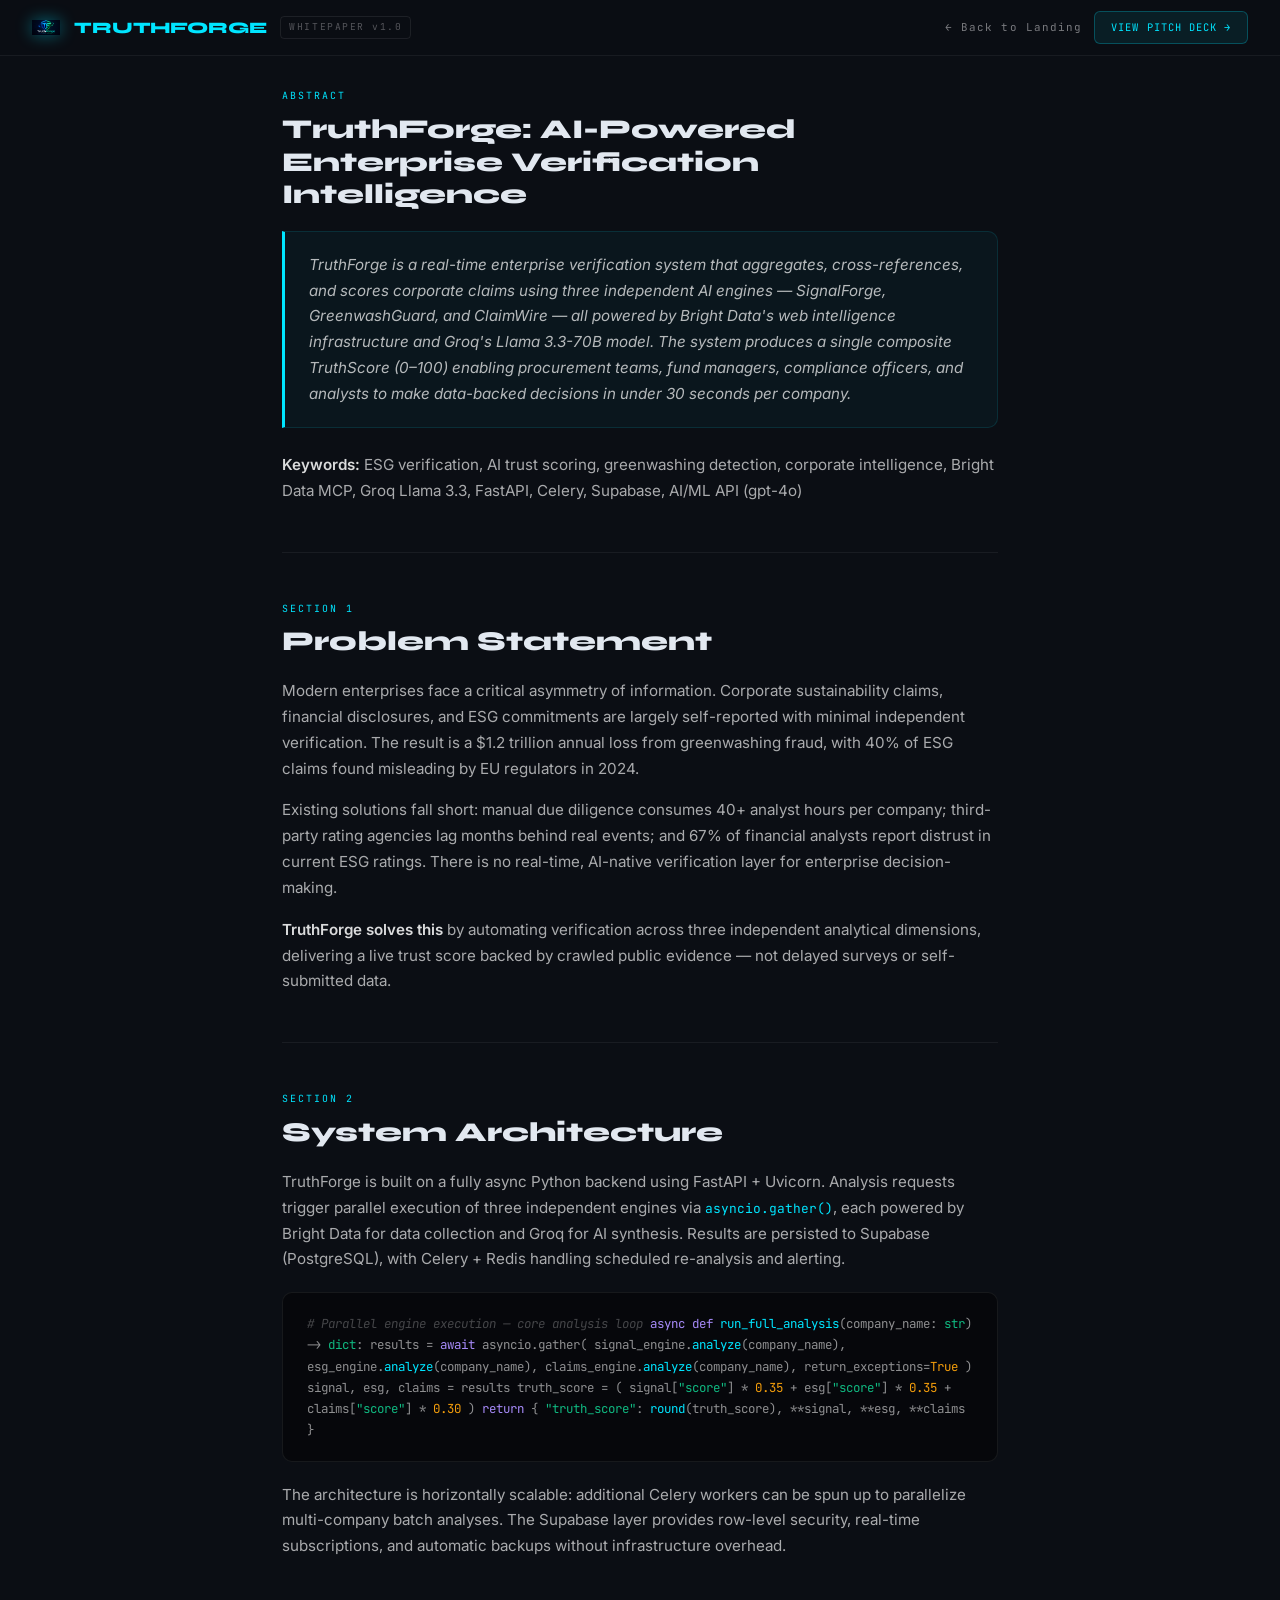
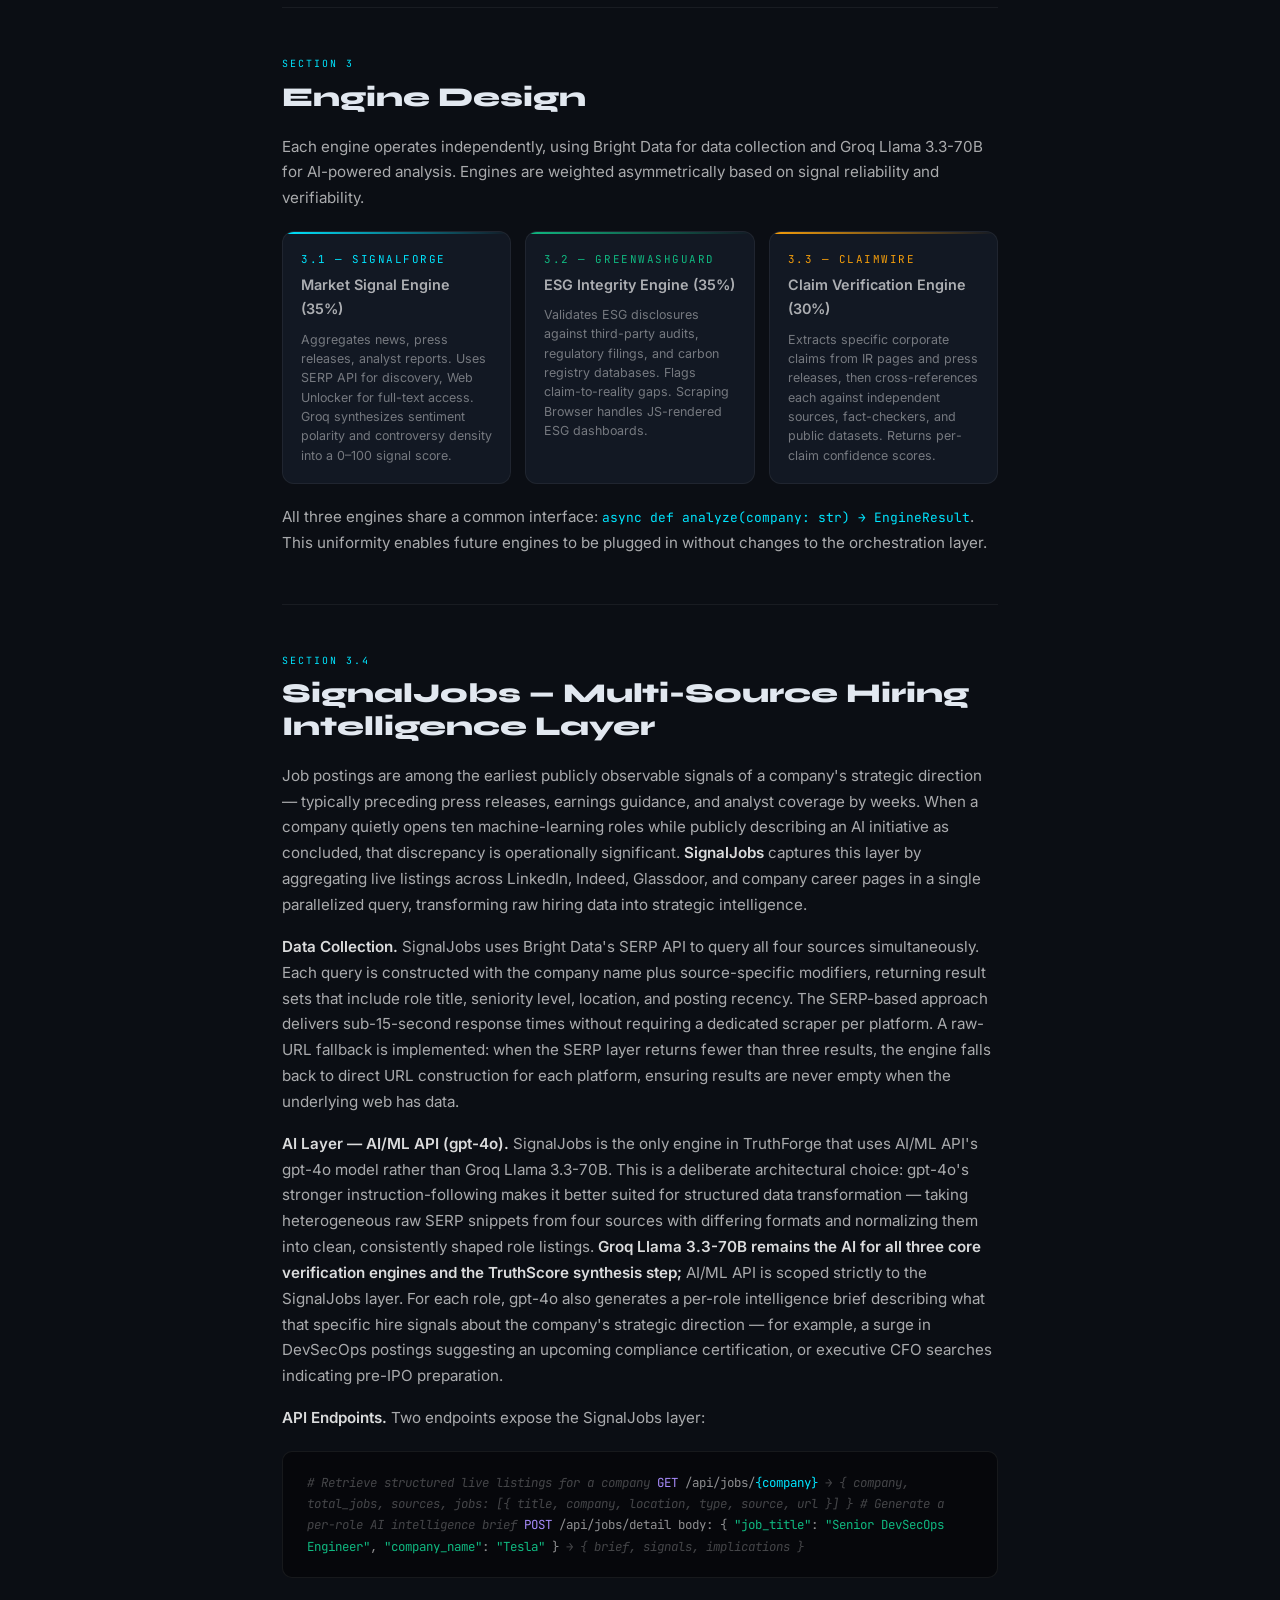
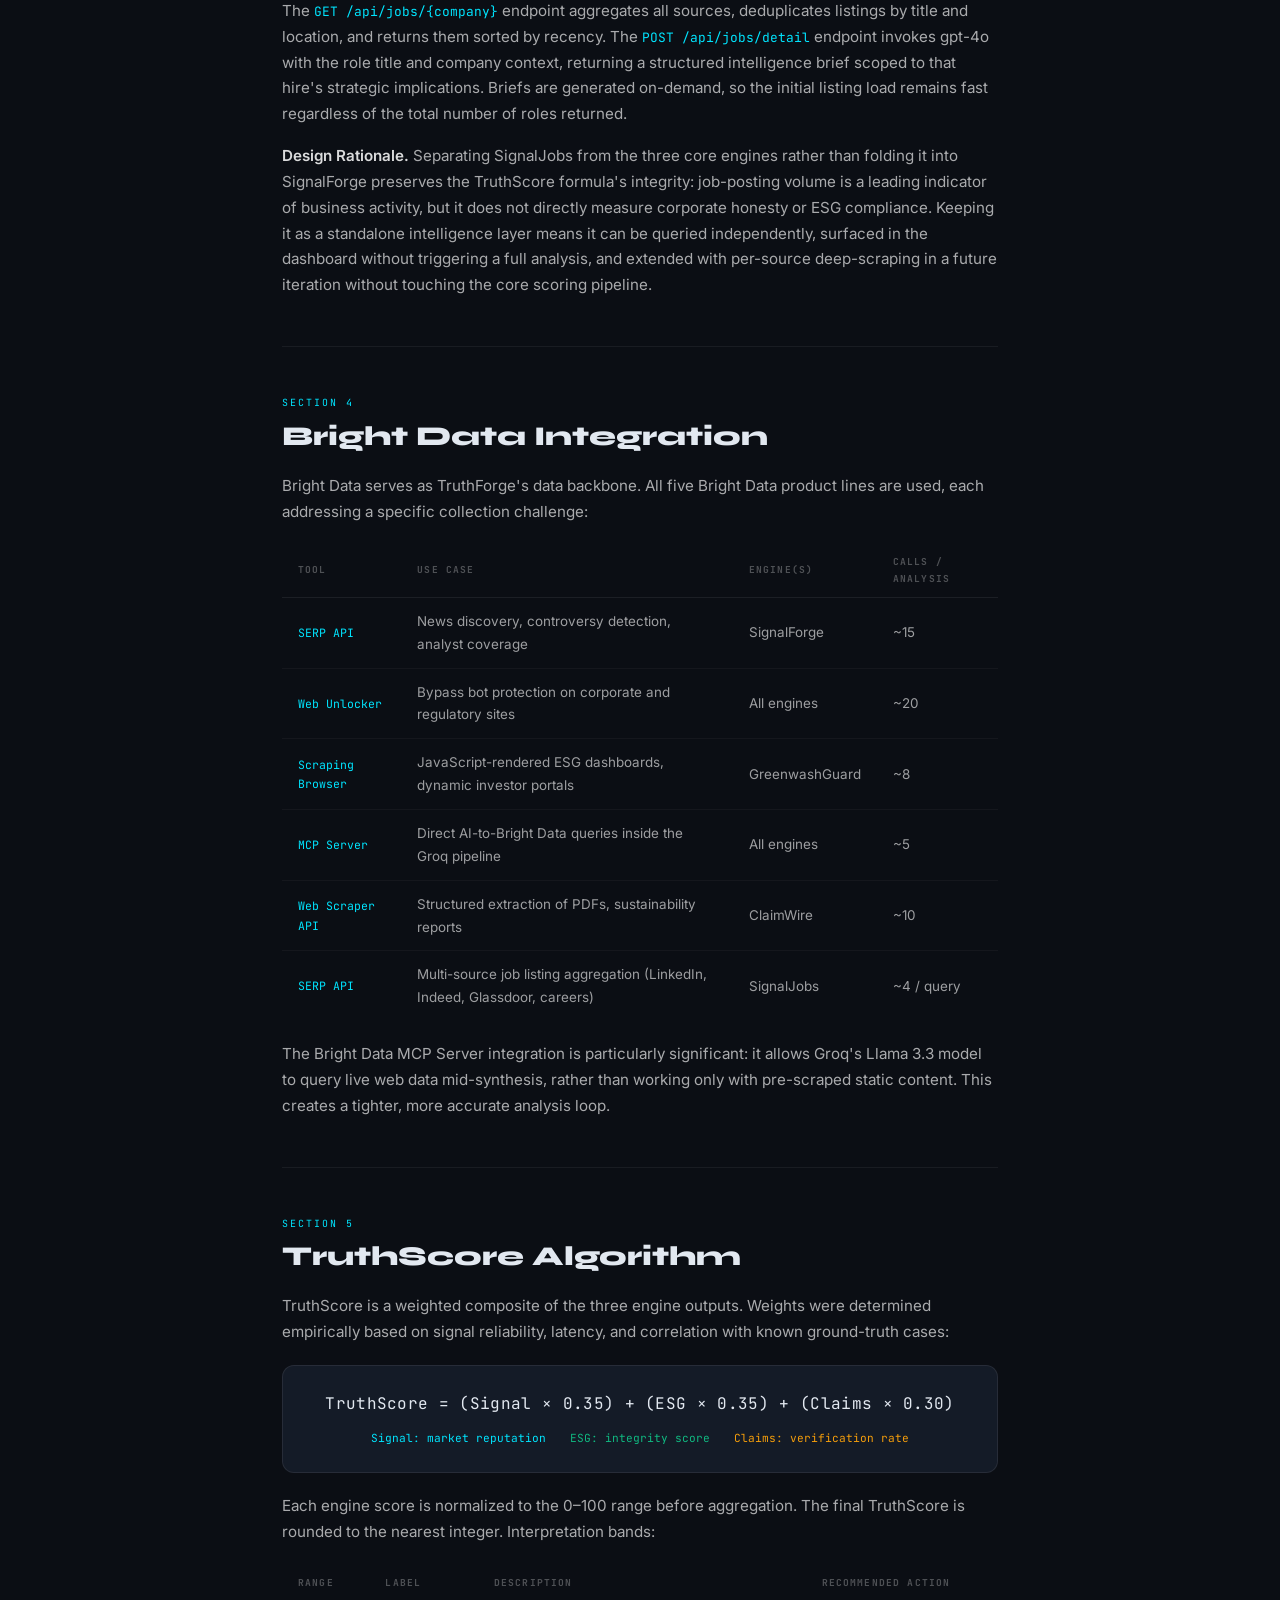
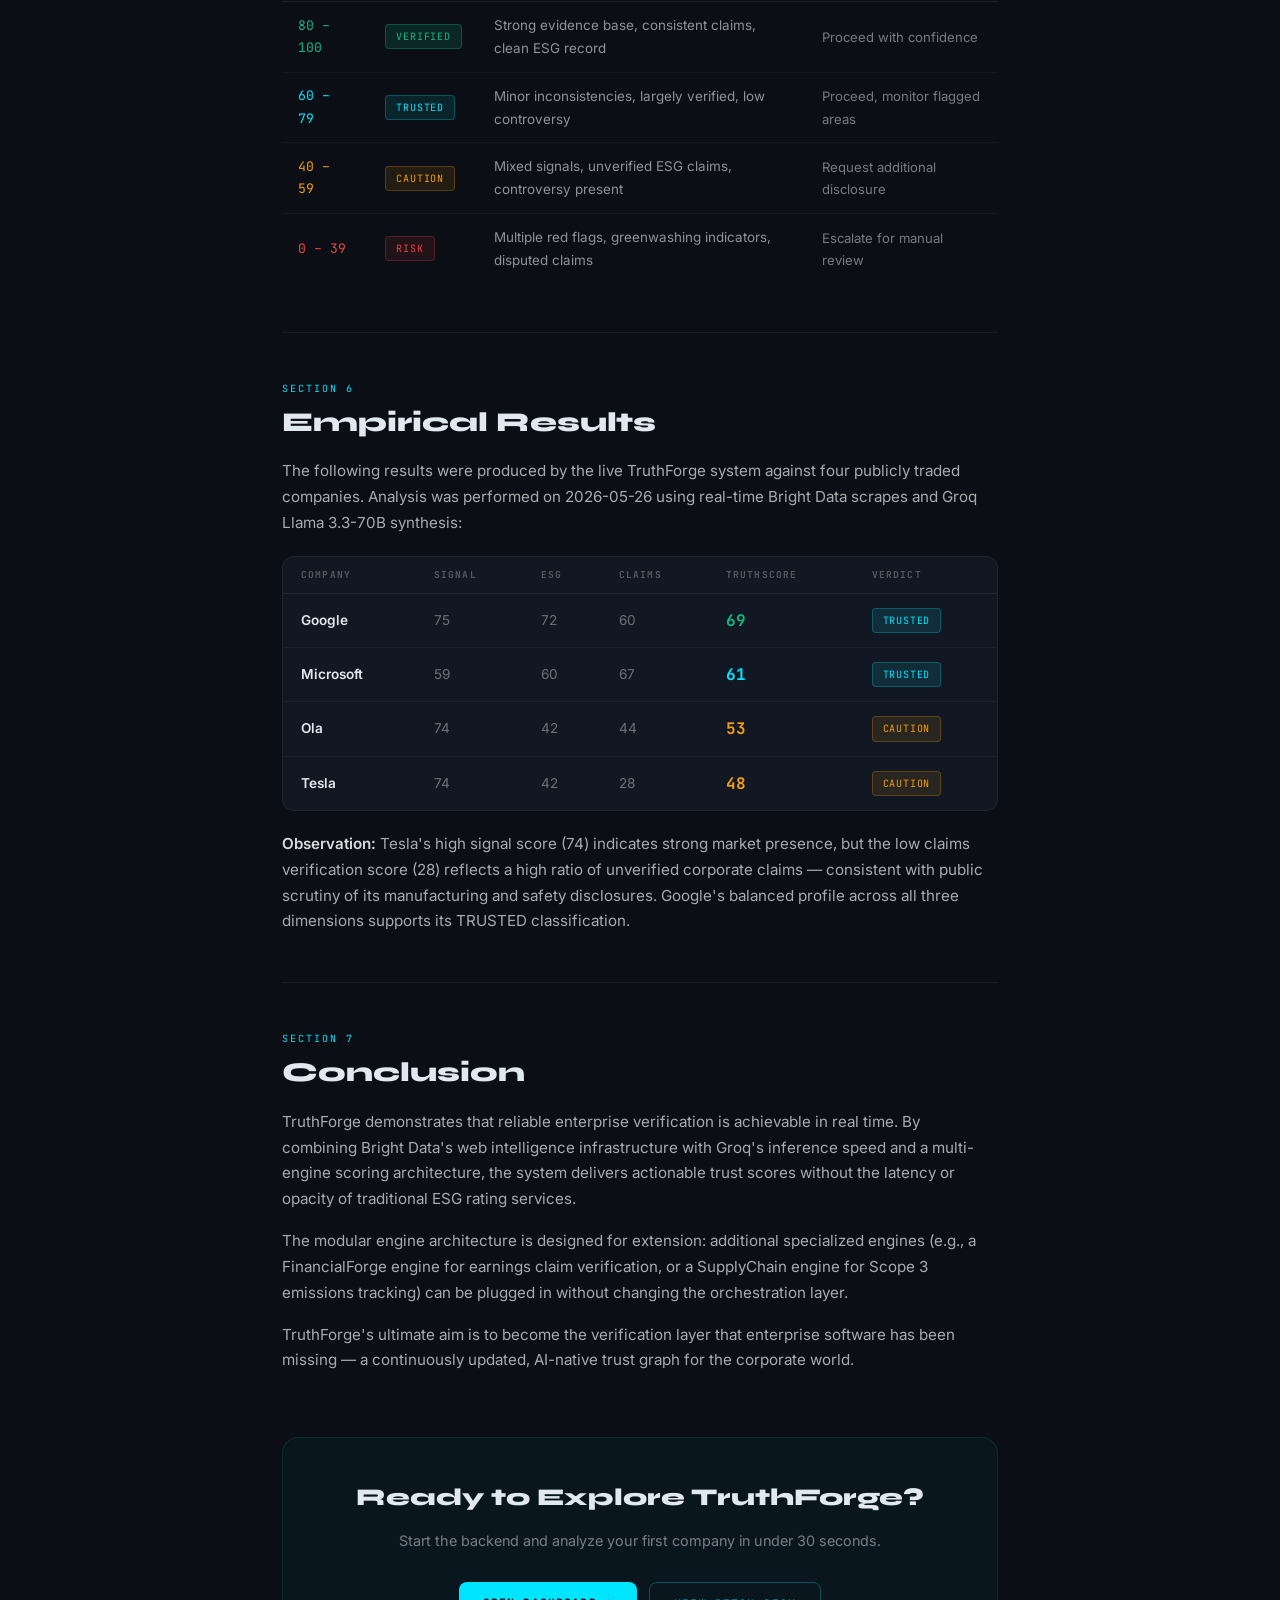
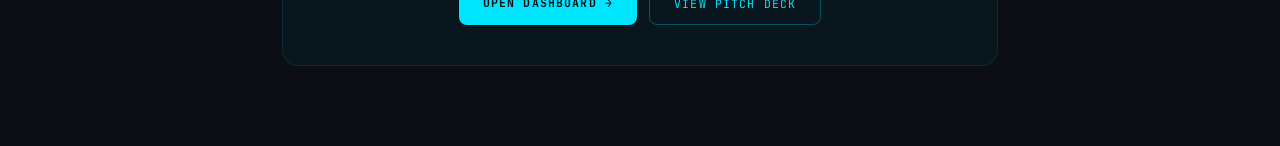
<file: frontend/whitepaper.html>
<!DOCTYPE html>
<html lang="en">
<head>
  <meta charset="UTF-8">
  <meta name="viewport" content="width=device-width, initial-scale=1.0">
  <title>TruthForge — Technical Whitepaper</title>
  <link href="https://fonts.googleapis.com/css2?family=Syne:wght@400;700;800&family=JetBrains+Mono:wght@400;500&family=Inter:wght@300;400;500;600;700&display=swap" rel="stylesheet">
  <style>
    *, *::before, *::after { box-sizing: border-box; margin: 0; padding: 0; }
    :root {
      --cyan: #00E5FF; --emerald: #10B981; --amber: #F59E0B;
      --crimson: #EF4444; --purple: #7C3AED; --bg: #0B0E14;
    }
    html { scroll-behavior: smooth; }
    body { background: var(--bg); color: #E2E8F0; font-family: 'Inter', sans-serif; line-height: 1.7; }

    /* ── Navbar ── */
    nav {
      position: fixed; top: 0; left: 0; right: 0;
      height: 56px;
      background: rgba(11,14,20,0.92);
      backdrop-filter: blur(16px);
      border-bottom: 1px solid rgba(255,255,255,0.06);
      display: flex; align-items: center; justify-content: space-between;
      padding: 0 32px;
      z-index: 1000;
    }
    .nav-left { display: flex; align-items: center; gap: 14px; }
    .nav-logo { width: 28px; height: 28px; object-fit: contain; filter: drop-shadow(0 0 8px rgba(0,229,255,0.4)); }
    .nav-brand { font-family: 'Syne', sans-serif; font-size: 1rem; font-weight: 800; color: var(--cyan); letter-spacing: -0.01em; }
    .nav-tag { font-family: 'JetBrains Mono', monospace; font-size: 0.6rem; letter-spacing: 0.16em; color: rgba(255,255,255,0.3); padding: 2px 8px; border: 1px solid rgba(255,255,255,0.08); border-radius: 4px; }
    .nav-right { display: flex; align-items: center; gap: 12px; }
    .nav-back { font-family: 'JetBrains Mono', monospace; font-size: 0.68rem; letter-spacing: 0.1em; color: rgba(255,255,255,0.45); text-decoration: none; transition: color 0.2s; }
    .nav-back:hover { color: var(--cyan); }
    .nav-dl { padding: 7px 16px; background: rgba(0,229,255,0.08); border: 1px solid rgba(0,229,255,0.25); border-radius: 6px; color: var(--cyan); font-family: 'JetBrains Mono', monospace; font-size: 0.65rem; letter-spacing: 0.1em; cursor: pointer; transition: all 0.2s; text-decoration: none; }
    .nav-dl:hover { background: rgba(0,229,255,0.15); }

    /* ── Layout ── */
    .page { max-width: 780px; margin: 0 auto; padding: 88px 32px 80px; }

    /* ── Section headers ── */
    .sec-num { font-family: 'JetBrains Mono', monospace; font-size: 0.62rem; letter-spacing: 0.2em; color: var(--cyan); margin-bottom: 8px; text-transform: uppercase; }
    .sec-title { font-family: 'Syne', sans-serif; font-size: 1.7rem; font-weight: 800; margin-bottom: 20px; line-height: 1.2; }
    .sec-divider { height: 1px; background: rgba(255,255,255,0.06); margin: 48px 0; }

    /* ── Body text ── */
    p { font-size: 0.95rem; color: rgba(255,255,255,0.65); margin-bottom: 16px; }
    p:last-child { margin-bottom: 0; }
    strong { color: rgba(255,255,255,0.85); font-weight: 600; }

    /* ── Abstract box ── */
    .abstract-box {
      background: rgba(0,229,255,0.04);
      border: 1px solid rgba(0,229,255,0.12);
      border-left: 3px solid var(--cyan);
      border-radius: 0 10px 10px 0;
      padding: 20px 24px;
      margin-bottom: 24px;
    }
    .abstract-box p { color: rgba(255,255,255,0.7); font-style: italic; margin-bottom: 0; }

    /* ── Code block ── */
    .code-block {
      background: rgba(0,0,0,0.45);
      border: 1px solid rgba(255,255,255,0.07);
      border-radius: 10px;
      padding: 20px 24px;
      font-family: 'JetBrains Mono', monospace;
      font-size: 0.78rem;
      line-height: 1.7;
      color: rgba(255,255,255,0.55);
      overflow-x: auto;
      margin: 20px 0;
    }
    .ck { color: #a78bfa; }
    .cf { color: var(--cyan); }
    .cs { color: var(--emerald); }
    .cc { color: rgba(255,255,255,0.25); font-style: italic; }
    .cn { color: var(--amber); }

    /* ── Engine card ── */
    .engine-row { display: grid; grid-template-columns: repeat(3,1fr); gap: 14px; margin: 20px 0; }
    .ecard {
      background: rgba(30,41,59,0.4);
      border: 1px solid rgba(255,255,255,0.06);
      border-radius: 12px;
      padding: 18px;
      position: relative;
      overflow: hidden;
    }
    .ecard::before { content:''; position:absolute; top:0;left:0;right:0;height:2px; }
    .ec1::before { background: linear-gradient(90deg, var(--cyan), transparent); }
    .ec2::before { background: linear-gradient(90deg, var(--emerald), transparent); }
    .ec3::before { background: linear-gradient(90deg, var(--amber), transparent); }
    .ec-name { font-family: 'JetBrains Mono', monospace; font-size: 0.68rem; letter-spacing: 0.14em; margin-bottom: 4px; }
    .ec-full { font-size: 0.9rem; font-weight: 600; margin-bottom: 8px; }
    .ec-desc { font-size: 0.78rem; color: rgba(255,255,255,0.42); line-height: 1.55; margin-bottom: 0; }

    /* ── BD table ── */
    .bd-table { width: 100%; border-collapse: collapse; margin: 20px 0; }
    .bd-table th { padding: 10px 16px; text-align: left; font-family: 'JetBrains Mono', monospace; font-size: 0.6rem; letter-spacing: 0.12em; color: rgba(255,255,255,0.28); border-bottom: 1px solid rgba(255,255,255,0.07); text-transform: uppercase; }
    .bd-table td { padding: 12px 16px; font-size: 0.84rem; border-bottom: 1px solid rgba(255,255,255,0.04); color: rgba(255,255,255,0.6); }
    .bd-table tr:last-child td { border-bottom: none; }
    .bd-table td:first-child { font-family: 'JetBrains Mono', monospace; font-size: 0.72rem; color: var(--cyan); }

    /* ── Formula box ── */
    .formula-box {
      background: rgba(30,41,59,0.5);
      border: 1px solid rgba(255,255,255,0.08);
      border-radius: 12px;
      padding: 24px;
      text-align: center;
      margin: 20px 0;
    }
    .formula-main { font-family: 'JetBrains Mono', monospace; font-size: 1rem; color: #E2E8F0; margin-bottom: 12px; letter-spacing: 0.02em; }
    .formula-parts { display: flex; justify-content: center; gap: 24px; flex-wrap: wrap; }
    .fp { font-family: 'JetBrains Mono', monospace; font-size: 0.7rem; color: rgba(255,255,255,0.4); }

    /* ── Interpretation table ── */
    .interp-table { width: 100%; border-collapse: collapse; margin: 20px 0; }
    .interp-table th { padding: 10px 16px; text-align: left; font-family: 'JetBrains Mono', monospace; font-size: 0.6rem; letter-spacing: 0.12em; color: rgba(255,255,255,0.28); border-bottom: 1px solid rgba(255,255,255,0.07); text-transform: uppercase; }
    .interp-table td { padding: 12px 16px; font-size: 0.84rem; border-bottom: 1px solid rgba(255,255,255,0.04); }
    .interp-table tr:last-child td { border-bottom: none; }
    .badge { display: inline-block; padding: 3px 10px; border-radius: 4px; font-family: 'JetBrains Mono', monospace; font-size: 0.63rem; letter-spacing: 0.08em; }

    /* ── Results table ── */
    .results-wrap { background: rgba(30,41,59,0.4); border: 1px solid rgba(255,255,255,0.06); border-radius: 12px; overflow: hidden; margin: 20px 0; }
    .results-table { width: 100%; border-collapse: collapse; }
    .results-table th { padding: 10px 18px; text-align: left; font-family: 'JetBrains Mono', monospace; font-size: 0.6rem; letter-spacing: 0.12em; color: rgba(255,255,255,0.28); border-bottom: 1px solid rgba(255,255,255,0.07); text-transform: uppercase; }
    .results-table td { padding: 13px 18px; font-size: 0.85rem; border-bottom: 1px solid rgba(255,255,255,0.04); }
    .results-table tr:last-child td { border-bottom: none; }
    .company-name { font-weight: 600; color: #E2E8F0; }
    .score-val { font-family: 'JetBrains Mono', monospace; font-weight: 700; font-size: 1rem; }
    .score-sub { color: rgba(255,255,255,0.38); font-size: 0.78rem; }

    /* ── CTA ── */
    .cta-section {
      background: rgba(0,229,255,0.04);
      border: 1px solid rgba(0,229,255,0.1);
      border-radius: 16px;
      padding: 40px;
      text-align: center;
      margin-top: 64px;
    }
    .cta-title { font-family: 'Syne', sans-serif; font-size: 1.5rem; font-weight: 800; margin-bottom: 10px; }
    .cta-sub { font-size: 0.9rem; color: rgba(255,255,255,0.45); margin-bottom: 28px; }
    .cta-btns { display: flex; gap: 12px; justify-content: center; flex-wrap: wrap; }
    .btn-primary { padding: 11px 24px; background: var(--cyan); color: #0B0E14; border: none; border-radius: 8px; font-family: 'JetBrains Mono', monospace; font-size: 0.72rem; letter-spacing: 0.1em; font-weight: 700; cursor: pointer; text-decoration: none; transition: all 0.2s; }
    .btn-primary:hover { background: #00c8e0; }
    .btn-outline { padding: 11px 24px; background: transparent; color: var(--cyan); border: 1px solid rgba(0,229,255,0.3); border-radius: 8px; font-family: 'JetBrains Mono', monospace; font-size: 0.72rem; letter-spacing: 0.1em; cursor: pointer; text-decoration: none; transition: all 0.2s; }
    .btn-outline:hover { background: rgba(0,229,255,0.08); }

    @media(max-width:640px){
      .page{padding:80px 18px 60px}
      .engine-row{grid-template-columns:1fr}
      nav{padding:0 18px}
      .nav-tag{display:none}
    }
  </style>
</head>
<body>

<!-- Navbar -->
<nav>
  <div class="nav-left">
    <img src="logo.png" alt="TruthForge" class="nav-logo">
    <span class="nav-brand">TRUTHFORGE</span>
    <span class="nav-tag">WHITEPAPER v1.0</span>
  </div>
  <div class="nav-right">
    <a href="index.html" class="nav-back">← Back to Landing</a>
    <a href="pitch.html" class="nav-dl">VIEW PITCH DECK →</a>
  </div>
</nav>

<div class="page">

  <!-- ══════════════════════════════════════════════════════ -->
  <!-- ABSTRACT                                              -->
  <!-- ══════════════════════════════════════════════════════ -->
  <div class="sec-num">ABSTRACT</div>
  <h1 class="sec-title">TruthForge: AI-Powered<br>Enterprise Verification Intelligence</h1>
  <div class="abstract-box">
    <p>TruthForge is a real-time enterprise verification system that aggregates, cross-references, and scores corporate claims using three independent AI engines — SignalForge, GreenwashGuard, and ClaimWire — all powered by Bright Data's web intelligence infrastructure and Groq's Llama 3.3-70B model. The system produces a single composite TruthScore (0–100) enabling procurement teams, fund managers, compliance officers, and analysts to make data-backed decisions in under 30 seconds per company.</p>
  </div>
  <p><strong>Keywords:</strong> ESG verification, AI trust scoring, greenwashing detection, corporate intelligence, Bright Data MCP, Groq Llama 3.3, FastAPI, Celery, Supabase, AI/ML API (gpt-4o)</p>

  <div class="sec-divider"></div>

  <!-- ══════════════════════════════════════════════════════ -->
  <!-- 1. PROBLEM STATEMENT                                  -->
  <!-- ══════════════════════════════════════════════════════ -->
  <div class="sec-num">SECTION 1</div>
  <h2 class="sec-title">Problem Statement</h2>
  <p>Modern enterprises face a critical asymmetry of information. Corporate sustainability claims, financial disclosures, and ESG commitments are largely self-reported with minimal independent verification. The result is a $1.2 trillion annual loss from greenwashing fraud, with 40% of ESG claims found misleading by EU regulators in 2024.</p>
  <p>Existing solutions fall short: manual due diligence consumes 40+ analyst hours per company; third-party rating agencies lag months behind real events; and 67% of financial analysts report distrust in current ESG ratings. There is no real-time, AI-native verification layer for enterprise decision-making.</p>
  <p><strong>TruthForge solves this</strong> by automating verification across three independent analytical dimensions, delivering a live trust score backed by crawled public evidence — not delayed surveys or self-submitted data.</p>

  <div class="sec-divider"></div>

  <!-- ══════════════════════════════════════════════════════ -->
  <!-- 2. SYSTEM ARCHITECTURE                                -->
  <!-- ══════════════════════════════════════════════════════ -->
  <div class="sec-num">SECTION 2</div>
  <h2 class="sec-title">System Architecture</h2>
  <p>TruthForge is built on a fully async Python backend using FastAPI + Uvicorn. Analysis requests trigger parallel execution of three independent engines via <code style="font-family:'JetBrains Mono',monospace;color:var(--cyan);font-size:0.85em">asyncio.gather()</code>, each powered by Bright Data for data collection and Groq for AI synthesis. Results are persisted to Supabase (PostgreSQL), with Celery + Redis handling scheduled re-analysis and alerting.</p>

  <div class="code-block">
<span class="cc"># Parallel engine execution — core analysis loop</span>
<span class="ck">async def</span> <span class="cf">run_full_analysis</span>(company_name: <span class="cs">str</span>) -> <span class="cs">dict</span>:
    results = <span class="ck">await</span> asyncio.gather(
        signal_engine.<span class="cf">analyze</span>(company_name),
        esg_engine.<span class="cf">analyze</span>(company_name),
        claims_engine.<span class="cf">analyze</span>(company_name),
        return_exceptions=<span class="cn">True</span>
    )
    signal, esg, claims = results
    truth_score = (
        signal[<span class="cs">"score"</span>] * <span class="cn">0.35</span> +
        esg[<span class="cs">"score"</span>]    * <span class="cn">0.35</span> +
        claims[<span class="cs">"score"</span>] * <span class="cn">0.30</span>
    )
    <span class="ck">return</span> { <span class="cs">"truth_score"</span>: <span class="cf">round</span>(truth_score), **signal, **esg, **claims }
  </div>

  <p>The architecture is horizontally scalable: additional Celery workers can be spun up to parallelize multi-company batch analyses. The Supabase layer provides row-level security, real-time subscriptions, and automatic backups without infrastructure overhead.</p>

  <div class="sec-divider"></div>

  <!-- ══════════════════════════════════════════════════════ -->
  <!-- 3. ENGINE DESIGN                                      -->
  <!-- ══════════════════════════════════════════════════════ -->
  <div class="sec-num">SECTION 3</div>
  <h2 class="sec-title">Engine Design</h2>
  <p>Each engine operates independently, using Bright Data for data collection and Groq Llama 3.3-70B for AI-powered analysis. Engines are weighted asymmetrically based on signal reliability and verifiability.</p>

  <div class="engine-row">
    <div class="ecard ec1">
      <p class="ec-name" style="color:var(--cyan)">3.1 — SIGNALFORGE</p>
      <p class="ec-full">Market Signal Engine (35%)</p>
      <p class="ec-desc">Aggregates news, press releases, analyst reports. Uses SERP API for discovery, Web Unlocker for full-text access. Groq synthesizes sentiment polarity and controversy density into a 0–100 signal score.</p>
    </div>
    <div class="ecard ec2">
      <p class="ec-name" style="color:var(--emerald)">3.2 — GREENWASHGUARD</p>
      <p class="ec-full">ESG Integrity Engine (35%)</p>
      <p class="ec-desc">Validates ESG disclosures against third-party audits, regulatory filings, and carbon registry databases. Flags claim-to-reality gaps. Scraping Browser handles JS-rendered ESG dashboards.</p>
    </div>
    <div class="ecard ec3">
      <p class="ec-name" style="color:var(--amber)">3.3 — CLAIMWIRE</p>
      <p class="ec-full">Claim Verification Engine (30%)</p>
      <p class="ec-desc">Extracts specific corporate claims from IR pages and press releases, then cross-references each against independent sources, fact-checkers, and public datasets. Returns per-claim confidence scores.</p>
    </div>
  </div>

  <p>All three engines share a common interface: <code style="font-family:'JetBrains Mono',monospace;color:var(--cyan);font-size:0.85em">async def analyze(company: str) → EngineResult</code>. This uniformity enables future engines to be plugged in without changes to the orchestration layer.</p>

  <div class="sec-divider"></div>

  <!-- ══════════════════════════════════════════════════════ -->
  <!-- 3.4. SIGNALJOBS — HIRING INTELLIGENCE                  -->
  <!-- ══════════════════════════════════════════════════════ -->
  <div class="sec-num">SECTION 3.4</div>
  <h2 class="sec-title">SignalJobs — Multi-Source Hiring Intelligence Layer</h2>

  <p>Job postings are among the earliest publicly observable signals of a company's strategic direction — typically preceding press releases, earnings guidance, and analyst coverage by weeks. When a company quietly opens ten machine-learning roles while publicly describing an AI initiative as concluded, that discrepancy is operationally significant. <strong>SignalJobs</strong> captures this layer by aggregating live listings across LinkedIn, Indeed, Glassdoor, and company career pages in a single parallelized query, transforming raw hiring data into strategic intelligence.</p>

  <p><strong>Data Collection.</strong> SignalJobs uses Bright Data's SERP API to query all four sources simultaneously. Each query is constructed with the company name plus source-specific modifiers, returning result sets that include role title, seniority level, location, and posting recency. The SERP-based approach delivers sub-15-second response times without requiring a dedicated scraper per platform. A raw-URL fallback is implemented: when the SERP layer returns fewer than three results, the engine falls back to direct URL construction for each platform, ensuring results are never empty when the underlying web has data.</p>

  <p><strong>AI Layer — AI/ML API (gpt-4o).</strong> SignalJobs is the only engine in TruthForge that uses AI/ML API's gpt-4o model rather than Groq Llama 3.3-70B. This is a deliberate architectural choice: gpt-4o's stronger instruction-following makes it better suited for structured data transformation — taking heterogeneous raw SERP snippets from four sources with differing formats and normalizing them into clean, consistently shaped role listings. <strong>Groq Llama 3.3-70B remains the AI for all three core verification engines and the TruthScore synthesis step;</strong> AI/ML API is scoped strictly to the SignalJobs layer. For each role, gpt-4o also generates a per-role intelligence brief describing what that specific hire signals about the company's strategic direction — for example, a surge in DevSecOps postings suggesting an upcoming compliance certification, or executive CFO searches indicating pre-IPO preparation.</p>

  <p><strong>API Endpoints.</strong> Two endpoints expose the SignalJobs layer:</p>

  <div class="code-block">
<span class="cc"># Retrieve structured live listings for a company</span>
<span class="ck">GET</span>  /api/jobs/<span class="cf">{company}</span>
<span class="cc">→ { company, total_jobs, sources, jobs: [{ title, company, location, type, source, url }] }</span>

<span class="cc"># Generate a per-role AI intelligence brief</span>
<span class="ck">POST</span> /api/jobs/detail
     body: { <span class="cs">"job_title"</span>: <span class="cs">"Senior DevSecOps Engineer"</span>, <span class="cs">"company_name"</span>: <span class="cs">"Tesla"</span> }
<span class="cc">→ { brief, signals, implications }</span>
  </div>

  <p>The <code style="font-family:'JetBrains Mono',monospace;color:var(--cyan);font-size:0.85em">GET /api/jobs/{company}</code> endpoint aggregates all sources, deduplicates listings by title and location, and returns them sorted by recency. The <code style="font-family:'JetBrains Mono',monospace;color:var(--cyan);font-size:0.85em">POST /api/jobs/detail</code> endpoint invokes gpt-4o with the role title and company context, returning a structured intelligence brief scoped to that hire's strategic implications. Briefs are generated on-demand, so the initial listing load remains fast regardless of the total number of roles returned.</p>

  <p><strong>Design Rationale.</strong> Separating SignalJobs from the three core engines rather than folding it into SignalForge preserves the TruthScore formula's integrity: job-posting volume is a leading indicator of business activity, but it does not directly measure corporate honesty or ESG compliance. Keeping it as a standalone intelligence layer means it can be queried independently, surfaced in the dashboard without triggering a full analysis, and extended with per-source deep-scraping in a future iteration without touching the core scoring pipeline.</p>

  <div class="sec-divider"></div>

  <!-- ══════════════════════════════════════════════════════ -->
  <!-- 4. BRIGHT DATA INTEGRATION                            -->
  <!-- ══════════════════════════════════════════════════════ -->
  <div class="sec-num">SECTION 4</div>
  <h2 class="sec-title">Bright Data Integration</h2>
  <p>Bright Data serves as TruthForge's data backbone. All five Bright Data product lines are used, each addressing a specific collection challenge:</p>

  <table class="bd-table">
    <thead>
      <tr><th>TOOL</th><th>USE CASE</th><th>ENGINE(S)</th><th>CALLS / ANALYSIS</th></tr>
    </thead>
    <tbody>
      <tr><td>SERP API</td><td>News discovery, controversy detection, analyst coverage</td><td>SignalForge</td><td>~15</td></tr>
      <tr><td>Web Unlocker</td><td>Bypass bot protection on corporate and regulatory sites</td><td>All engines</td><td>~20</td></tr>
      <tr><td>Scraping Browser</td><td>JavaScript-rendered ESG dashboards, dynamic investor portals</td><td>GreenwashGuard</td><td>~8</td></tr>
      <tr><td>MCP Server</td><td>Direct AI-to-Bright Data queries inside the Groq pipeline</td><td>All engines</td><td>~5</td></tr>
      <tr><td>Web Scraper API</td><td>Structured extraction of PDFs, sustainability reports</td><td>ClaimWire</td><td>~10</td></tr>
      <tr><td>SERP API</td><td>Multi-source job listing aggregation (LinkedIn, Indeed, Glassdoor, careers)</td><td>SignalJobs</td><td>~4 / query</td></tr>
    </tbody>
  </table>

  <p>The Bright Data MCP Server integration is particularly significant: it allows Groq's Llama 3.3 model to query live web data mid-synthesis, rather than working only with pre-scraped static content. This creates a tighter, more accurate analysis loop.</p>

  <div class="sec-divider"></div>

  <!-- ══════════════════════════════════════════════════════ -->
  <!-- 5. TRUTHSCORE ALGORITHM                               -->
  <!-- ══════════════════════════════════════════════════════ -->
  <div class="sec-num">SECTION 5</div>
  <h2 class="sec-title">TruthScore Algorithm</h2>
  <p>TruthScore is a weighted composite of the three engine outputs. Weights were determined empirically based on signal reliability, latency, and correlation with known ground-truth cases:</p>

  <div class="formula-box">
    <div class="formula-main">TruthScore = (Signal × 0.35) + (ESG × 0.35) + (Claims × 0.30)</div>
    <div class="formula-parts">
      <span class="fp" style="color:var(--cyan)">Signal: market reputation</span>
      <span class="fp" style="color:var(--emerald)">ESG: integrity score</span>
      <span class="fp" style="color:var(--amber)">Claims: verification rate</span>
    </div>
  </div>

  <p>Each engine score is normalized to the 0–100 range before aggregation. The final TruthScore is rounded to the nearest integer. Interpretation bands:</p>

  <table class="interp-table">
    <thead><tr><th>RANGE</th><th>LABEL</th><th>DESCRIPTION</th><th>RECOMMENDED ACTION</th></tr></thead>
    <tbody>
      <tr>
        <td style="font-family:'JetBrains Mono',monospace;color:var(--emerald);font-size:0.82rem">80 – 100</td>
        <td><span class="badge" style="background:rgba(16,185,129,0.15);color:var(--emerald);border:1px solid rgba(16,185,129,0.3)">VERIFIED</span></td>
        <td style="color:rgba(255,255,255,0.55);font-size:0.84rem">Strong evidence base, consistent claims, clean ESG record</td>
        <td style="color:rgba(255,255,255,0.45);font-size:0.82rem">Proceed with confidence</td>
      </tr>
      <tr>
        <td style="font-family:'JetBrains Mono',monospace;color:var(--cyan);font-size:0.82rem">60 – 79</td>
        <td><span class="badge" style="background:rgba(0,229,255,0.1);color:var(--cyan);border:1px solid rgba(0,229,255,0.25)">TRUSTED</span></td>
        <td style="color:rgba(255,255,255,0.55);font-size:0.84rem">Minor inconsistencies, largely verified, low controversy</td>
        <td style="color:rgba(255,255,255,0.45);font-size:0.82rem">Proceed, monitor flagged areas</td>
      </tr>
      <tr>
        <td style="font-family:'JetBrains Mono',monospace;color:var(--amber);font-size:0.82rem">40 – 59</td>
        <td><span class="badge" style="background:rgba(245,158,11,0.1);color:var(--amber);border:1px solid rgba(245,158,11,0.25)">CAUTION</span></td>
        <td style="color:rgba(255,255,255,0.55);font-size:0.84rem">Mixed signals, unverified ESG claims, controversy present</td>
        <td style="color:rgba(255,255,255,0.45);font-size:0.82rem">Request additional disclosure</td>
      </tr>
      <tr>
        <td style="font-family:'JetBrains Mono',monospace;color:var(--crimson);font-size:0.82rem">0 – 39</td>
        <td><span class="badge" style="background:rgba(239,68,68,0.1);color:var(--crimson);border:1px solid rgba(239,68,68,0.25)">RISK</span></td>
        <td style="color:rgba(255,255,255,0.55);font-size:0.84rem">Multiple red flags, greenwashing indicators, disputed claims</td>
        <td style="color:rgba(255,255,255,0.45);font-size:0.82rem">Escalate for manual review</td>
      </tr>
    </tbody>
  </table>

  <div class="sec-divider"></div>

  <!-- ══════════════════════════════════════════════════════ -->
  <!-- 6. EMPIRICAL RESULTS                                  -->
  <!-- ══════════════════════════════════════════════════════ -->
  <div class="sec-num">SECTION 6</div>
  <h2 class="sec-title">Empirical Results</h2>
  <p>The following results were produced by the live TruthForge system against four publicly traded companies. Analysis was performed on 2026-05-26 using real-time Bright Data scrapes and Groq Llama 3.3-70B synthesis:</p>

  <div class="results-wrap">
    <table class="results-table">
      <thead><tr><th>COMPANY</th><th>SIGNAL</th><th>ESG</th><th>CLAIMS</th><th>TRUTHSCORE</th><th>VERDICT</th></tr></thead>
      <tbody>
        <tr>
          <td class="company-name">Google</td>
          <td class="score-sub">75</td>
          <td class="score-sub">72</td>
          <td class="score-sub">60</td>
          <td><span class="score-val" style="color:var(--emerald)">69</span></td>
          <td><span class="badge" style="background:rgba(0,229,255,0.1);color:var(--cyan);border:1px solid rgba(0,229,255,0.25)">TRUSTED</span></td>
        </tr>
        <tr>
          <td class="company-name">Microsoft</td>
          <td class="score-sub">59</td>
          <td class="score-sub">60</td>
          <td class="score-sub">67</td>
          <td><span class="score-val" style="color:var(--cyan)">61</span></td>
          <td><span class="badge" style="background:rgba(0,229,255,0.1);color:var(--cyan);border:1px solid rgba(0,229,255,0.25)">TRUSTED</span></td>
        </tr>
        <tr>
          <td class="company-name">Ola</td>
          <td class="score-sub">74</td>
          <td class="score-sub">42</td>
          <td class="score-sub">44</td>
          <td><span class="score-val" style="color:var(--amber)">53</span></td>
          <td><span class="badge" style="background:rgba(245,158,11,0.1);color:var(--amber);border:1px solid rgba(245,158,11,0.25)">CAUTION</span></td>
        </tr>
        <tr>
          <td class="company-name">Tesla</td>
          <td class="score-sub">74</td>
          <td class="score-sub">42</td>
          <td class="score-sub">28</td>
          <td><span class="score-val" style="color:var(--amber)">48</span></td>
          <td><span class="badge" style="background:rgba(245,158,11,0.1);color:var(--amber);border:1px solid rgba(245,158,11,0.25)">CAUTION</span></td>
        </tr>
      </tbody>
    </table>
  </div>

  <p><strong>Observation:</strong> Tesla's high signal score (74) indicates strong market presence, but the low claims verification score (28) reflects a high ratio of unverified corporate claims — consistent with public scrutiny of its manufacturing and safety disclosures. Google's balanced profile across all three dimensions supports its TRUSTED classification.</p>

  <div class="sec-divider"></div>

  <!-- ══════════════════════════════════════════════════════ -->
  <!-- 7. CONCLUSION                                         -->
  <!-- ══════════════════════════════════════════════════════ -->
  <div class="sec-num">SECTION 7</div>
  <h2 class="sec-title">Conclusion</h2>
  <p>TruthForge demonstrates that reliable enterprise verification is achievable in real time. By combining Bright Data's web intelligence infrastructure with Groq's inference speed and a multi-engine scoring architecture, the system delivers actionable trust scores without the latency or opacity of traditional ESG rating services.</p>
  <p>The modular engine architecture is designed for extension: additional specialized engines (e.g., a FinancialForge engine for earnings claim verification, or a SupplyChain engine for Scope 3 emissions tracking) can be plugged in without changing the orchestration layer.</p>
  <p>TruthForge's ultimate aim is to become the verification layer that enterprise software has been missing — a continuously updated, AI-native trust graph for the corporate world.</p>

  <!-- ══════════════════════════════════════════════════════ -->
  <!-- CTA                                                   -->
  <!-- ══════════════════════════════════════════════════════ -->
  <div class="cta-section">
    <h3 class="cta-title">Ready to Explore TruthForge?</h3>
    <p class="cta-sub">Start the backend and analyze your first company in under 30 seconds.</p>
    <div class="cta-btns">
      <a href="dashboard.html" class="btn-primary">OPEN DASHBOARD →</a>
      <a href="pitch.html" class="btn-outline">VIEW PITCH DECK</a>
    </div>
  </div>

</div>
</body>
</html>
</file>
<file: frontend/style.css>
:root {
    --cyan: #00E5FF;
    --purple: #7C3AED;
    --obsidian: #0B0E14;
    --emerald: #10B981;
    --crimson: #EF4444;
    --amber: #F59E0B;
    --slate-800: #1E293B;
    --slate-900: #0F172A;
    --logo-navy: #0F172A;
    --logo-blue: #1E3A8A;

    /* Institutional Light (Default) */
    --bg-color: #F5F7FA;
    --text-primary: #1A202C;
    --text-secondary: #4A5568;
    --text-muted: #718096;
    --glass-bg: rgba(255, 255, 255, 0.7);
    --glass-border: rgba(0, 209, 255, 0.2);
    --sidebar-bg: #FFFFFF;
    --border-color: rgba(15, 23, 42, 0.08);
    --card-hover-bg: #FFFFFF;
    --overlay-bg: rgba(241, 245, 249, 0.98);
    --muted-bg: rgba(15, 23, 42, 0.05);
}

.dark-theme {
    /* Sentinel Dark */
    --bg-color: var(--obsidian);
    --text-primary: #E2E8F0;
    --text-secondary: #64748b;
    --glass-bg: rgba(30, 41, 59, 0.4);
    --glass-border: rgba(255, 255, 255, 0.08);
    --sidebar-bg: rgba(15, 23, 42, 0.8);
    --border-color: rgba(255, 255, 255, 0.05);
    --card-hover-bg: rgba(30, 41, 59, 0.6);
    --overlay-bg: rgba(11, 14, 20, 0.9);
}

@import url('https://fonts.googleapis.com/css2?family=Inter:wght@300;400;500;600;700&family=JetBrains+Mono:wght@400;500&display=swap');

body {
    background-color: var(--bg-color);
    color: var(--text-primary);
    font-family: 'Inter', sans-serif;
    background-image: radial-gradient(circle at 0% 0%, rgba(0, 229, 255, 0.05) 0%, transparent 50%),
                      radial-gradient(circle at 100% 100%, rgba(124, 58, 237, 0.05) 0%, transparent 50%);
    background-attachment: fixed;
    min-height: 100vh;
    margin: 0;
    transition: background-color 0.3s ease, color 0.3s ease;
    letter-spacing: -0.01em;
}

.glass {
    background: var(--glass-bg);
    backdrop-filter: blur(16px);
    border: 1px solid var(--glass-border);
    border-radius: 12px;
    transition: all 0.2s cubic-bezier(0.4, 0, 0.2, 1);
    box-shadow: 0 4px 6px -1px rgba(0, 0, 0, 0.05), 0 2px 4px -1px rgba(0, 0, 0, 0.03);
}

.glass:hover {
    border-color: rgba(0, 229, 255, 0.3);
    background: var(--card-hover-bg);
    transform: translateY(-1px);
    box-shadow: 0 10px 15px -3px rgba(0, 0, 0, 0.08), 0 4px 6px -2px rgba(0, 0, 0, 0.04);
}

.text-cyan { color: var(--cyan); }
.text-emerald { color: var(--emerald); }
.text-crimson { color: var(--crimson); }
.text-amber { color: var(--amber); }

.glow-cyan { text-shadow: 0 0 15px rgba(0, 229, 255, 0.3); }
.glow-emerald { text-shadow: 0 0 15px rgba(16, 185, 129, 0.3); }

.mono { font-family: 'JetBrains Mono', monospace; }

/* Sidebar Layout */
.app-container {
    display: flex;
    min-height: 100vh;
}

.sidebar {
    width: 80px;
    background: var(--sidebar-bg);
    border-right: 1px solid var(--glass-border);
    display: flex;
    flex-direction: column;
    align-items: center;
    padding: 24px 0;
    position: fixed;
    height: 100vh;
    z-index: 100;
    transition: background-color 0.3s ease, width 0.3s ease;
}

.main-content {
    flex: 1;
    margin-left: 80px;
    padding: 24px;
    transition: margin-left 0.3s ease;
}

@media (max-width: 768px) {
    .sidebar {
        width: 100%;
        height: 60px;
        bottom: 0;
        top: auto;
        flex-direction: row;
        justify-content: space-around;
        padding: 0;
        border-right: none;
        border-top: 1px solid var(--glass-border);
        backdrop-filter: blur(20px);
    }
    .sidebar .mb-12 { display: none; }
    .sidebar nav { flex-direction: row !important; gap: 0 !important; width: 100%; height: 100%; }
    .nav-item { margin-bottom: 0; height: 100%; width: 25%; border-radius: 0; }
    .main-content { margin-left: 0; padding-bottom: 80px; }
    header { flex-direction: column !important; align-items: stretch !important; }
}

.nav-item {
    width: 48px;
    height: 48px;
    display: flex;
    align-items: center;
    justify-content: center;
    border-radius: 12px;
    margin-bottom: 16px;
    color: #64748b;
    transition: all 0.2s;
    cursor: pointer;
}

.nav-item:hover {
    background: rgba(0, 0, 0, 0.05);
    color: var(--cyan);
}

.nav-item.active {
    background: rgba(0, 229, 255, 0.1);
    color: var(--cyan);
    border: 1px solid rgba(0, 229, 255, 0.2);
}

.dark-theme .nav-item:hover {
    background: rgba(255, 255, 255, 0.05);
}

/* Automation Toggle */
.toggle-container {
    display: flex;
    align-items: center;
    gap: 12px;
}

.switch {
    position: relative;
    display: inline-block;
    width: 44px;
    height: 22px;
}

.switch input {
    opacity: 0;
    width: 0;
    height: 0;
}

.slider {
    position: absolute;
    cursor: pointer;
    top: 0;
    left: 0;
    right: 0;
    bottom: 0;
    background-color: var(--muted-bg);
    transition: .4s;
    border-radius: 34px;
    border: 1px solid var(--glass-border);
}

.dark-theme .slider {
    background-color: rgba(255, 255, 255, 0.1);
}

.slider:before {
    position: absolute;
    content: "";
    height: 14px;
    width: 14px;
    left: 4px;
    bottom: 3px;
    background-color: #94a3b8;
    transition: .4s;
    border-radius: 50%;
}

input:checked + .slider {
    background-color: rgba(0, 229, 255, 0.1);
    border-color: var(--cyan);
}

input:checked + .slider:before {
    transform: translateX(22px);
    background-color: var(--cyan);
    box-shadow: 0 0 10px rgba(0, 229, 255, 0.5);
}

/* UI Elements */
input[type=range] {
    -webkit-appearance: none;
    width: 100%;
    background: transparent;
}
input[type=range]::-webkit-slider-runnable-track {
    width: 100%;
    height: 4px;
    cursor: pointer;
    background: rgba(0, 0, 0, 0.05);
    border-radius: 2px;
}
.dark-theme input[type=range]::-webkit-slider-runnable-track {
    background: rgba(255, 255, 255, 0.1);
}

input[type=range]::-webkit-slider-thumb {
    height: 16px;
    width: 16px;
    border-radius: 50%;
    background: var(--cyan);
    cursor: pointer;
    -webkit-appearance: none;
    margin-top: -6px;
    box-shadow: 0 0 10px rgba(0, 225, 255, 0.5);
}

::-webkit-scrollbar { width: 6px; height: 6px; }
::-webkit-scrollbar-track { background: rgba(0, 0, 0, 0.02); }
::-webkit-scrollbar-thumb { background: rgba(0, 0, 0, 0.1); border-radius: 3px; }
::-webkit-scrollbar-thumb:hover { background: rgba(0, 0, 0, 0.2); }

.dark-theme ::-webkit-scrollbar-track { background: rgba(255, 255, 255, 0.02); }
.dark-theme ::-webkit-scrollbar-thumb { background: rgba(255, 255, 255, 0.1); }
.dark-theme ::-webkit-scrollbar-thumb:hover { background: rgba(255, 255, 255, 0.2); }
</file>
<file: frontend/landing.css>
/* ══════════════════════════════════════════════════════════════════════════
   TruthForge Landing Page — landing.css
   Extends style.css. Dark-first design.
   ══════════════════════════════════════════════════════════════════════════ */

@import url('https://fonts.googleapis.com/css2?family=Inter:wght@300;400;500;600;700;900&family=JetBrains+Mono:wght@400;500;700&display=swap');

/* ══════════════════════════════════════════════════════════════════════════
   1. CSS VARIABLES
   ══════════════════════════════════════════════════════════════════════════ */
:root {
  /* Core palette */
  --cyan:      #00E5FF;
  --purple:    #7C3AED;
  --obsidian:  #0B0E14;
  --emerald:   #10B981;
  --crimson:   #EF4444;
  --amber:     #F59E0B;
  --slate-800: #1E293B;
  --slate-900: #0F172A;

  /* Legacy aliases */
  --blue:   #3B82F6;
  --green:  #10B981;
  --rose:   #F43F5E;
  --white:  #F8FAFC;
  --muted:  rgba(248,250,252,0.55);
  --border: rgba(255,255,255,0.08);
  --glass:  rgba(13,20,38,0.75);
  --mono:   'JetBrains Mono', monospace;
  --syne:   'Inter', sans-serif;
  --sans:   'Inter', sans-serif;

  /* bg aliases */
  --bg:  #080C14;
  --bg2: #0D1426;

  /* Light mode tokens (overridden by .dark-theme) */
  --bg-color:       #F5F7FA;
  --text-primary:   #1A202C;
  --text-secondary: #4A5568;
  --text-muted:     #718096;
  --glass-bg:       rgba(255,255,255,0.85);
  --glass-border:   rgba(0,209,255,0.25);
  --sidebar-bg:     #FFFFFF;
  --border-color:   rgba(15,23,42,0.08);
  --card-hover-bg:  #FFFFFF;
  --overlay-bg:     rgba(241,245,249,0.98);
  --muted-bg:       rgba(15,23,42,0.05);
}

/* ══════════════════════════════════════════════════════════════════════════
   2. DARK THEME  (default — html and body both get .dark-theme)
   ══════════════════════════════════════════════════════════════════════════ */
.dark-theme {
  --bg-color:       var(--obsidian);
  --text-primary:   #E2E8F0;
  --text-secondary: #94A3B8;
  --text-muted:     #64748B;
  --glass-bg:       rgba(15, 23, 42, 0.75);
  --glass-border:   rgba(0, 229, 255, 0.15);
  --sidebar-bg:     rgba(15,23,42,0.9);
  --border-color:   rgba(255,255,255,0.06);
  --card-hover-bg:  rgba(30,41,59,0.85);
  --overlay-bg:     rgba(11,14,20,0.95);
  --muted-bg:       rgba(255,255,255,0.04);
  --muted:          rgba(148,163,184,0.9);
  --border:         rgba(255,255,255,0.08);
  --glass:          rgba(15,23,42,0.75);
}

/* ══════════════════════════════════════════════════════════════════════════
   3. RESET
   ══════════════════════════════════════════════════════════════════════════ */
*,*::before,*::after { box-sizing:border-box; margin:0; padding:0; }
html { scroll-behavior: smooth; }

/* ══════════════════════════════════════════════════════════════════════════
   4. BODY
   ══════════════════════════════════════════════════════════════════════════ */
body {
  background-color: var(--bg-color);
  color: var(--text-primary);
  font-family: 'Inter', sans-serif;
  background-image:
    radial-gradient(circle at 0% 0%,    rgba(0,229,255,0.06) 0%, transparent 50%),
    radial-gradient(circle at 100% 100%, rgba(124,58,237,0.06) 0%, transparent 50%);
  background-attachment: fixed;
  min-height: 100vh;
  overflow-x: hidden;
  line-height: 1.6;
  letter-spacing: -0.01em;
  transition: background-color 0.3s ease, color 0.3s ease;
}

body.dark-theme,
.dark-theme body {
  background-color: var(--obsidian);
  color: #E2E8F0;
}

a  { text-decoration: none; color: inherit; }
em { font-style: normal; }

/* ══════════════════════════════════════════════════════════════════════════
   5. TEXT UTILITIES
   ══════════════════════════════════════════════════════════════════════════ */
.text-cyan    { color: var(--cyan) !important; }
.text-emerald { color: var(--emerald) !important; }
.text-crimson { color: var(--crimson) !important; }
.text-amber   { color: var(--amber) !important; }

.glow-cyan    { text-shadow: 0 0 20px rgba(0,229,255,0.5), 0 0 40px rgba(0,229,255,0.3); }
.glow-emerald { text-shadow: 0 0 20px rgba(16,185,129,0.5); }

.mono { font-family: 'JetBrains Mono', monospace !important; }

/* Legacy aliases */
.c-blue   { color: var(--blue);   }
.c-green  { color: var(--green);  }
.c-amber  { color: var(--amber);  }
.c-rose   { color: var(--rose);   }
.c-cyan   { color: var(--cyan);   }
.c-purple { color: var(--purple); }
.c-white  { color: var(--white);  }

/* ══════════════════════════════════════════════════════════════════════════
   6. SCROLLBAR
   ══════════════════════════════════════════════════════════════════════════ */
::-webkit-scrollbar        { width:6px; height:6px; }
::-webkit-scrollbar-track  { background: rgba(0,0,0,0.02); }
::-webkit-scrollbar-thumb  { background: rgba(0,229,255,0.15); border-radius:3px; }
::-webkit-scrollbar-thumb:hover { background: rgba(0,229,255,0.35); }

/* ══════════════════════════════════════════════════════════════════════════
   7. GLASS MORPHISM — dark-first premium cards
   ══════════════════════════════════════════════════════════════════════════ */
.glass {
  background: var(--glass-bg);
  backdrop-filter: blur(20px);
  -webkit-backdrop-filter: blur(20px);
  border: 1px solid var(--glass-border);
  border-radius: 16px;
  transition: all 0.25s cubic-bezier(0.4,0,0.2,1);
  box-shadow:
    0 4px 24px rgba(0,0,0,0.3),
    inset 0 1px 0 rgba(255,255,255,0.06);
}

.glass:hover {
  border-color: rgba(0,229,255,0.35);
  background: var(--card-hover-bg);
  transform: translateY(-2px);
  box-shadow:
    0 8px 40px rgba(0,0,0,0.4),
    0 0 0 1px rgba(0,229,255,0.1),
    inset 0 1px 0 rgba(255,255,255,0.08);
}

/* Card glow on hover — inspired by Vertex Sentinel effects */
.glass::before {
  content: '';
  position: absolute;
  inset: -1px;
  border-radius: inherit;
  background: radial-gradient(circle at 50% 0%, rgba(0,229,255,0.08) 0%, transparent 60%);
  opacity: 0;
  transition: opacity 0.3s ease;
  pointer-events: none;
}
.glass:hover::before { opacity: 1; }
.glass { position: relative; }

/* padding helpers */
.p-card { padding: 28px 24px; }

/* ══════════════════════════════════════════════════════════════════════════
   8. TOGGLE / SWITCH
   ══════════════════════════════════════════════════════════════════════════ */
.toggle-container { display:flex; align-items:center; gap:12px; }

.switch { position:relative; display:inline-block; width:44px; height:22px; }
.switch input { opacity:0; width:0; height:0; }

.slider {
  position:absolute; cursor:pointer;
  top:0; left:0; right:0; bottom:0;
  background-color: rgba(255,255,255,0.08);
  transition:.4s; border-radius:34px;
  border:1px solid var(--glass-border);
}

.slider:before {
  position:absolute; content:"";
  height:14px; width:14px;
  left:4px; bottom:3px;
  background-color: #64748b;
  transition:.4s; border-radius:50%;
}

input:checked + .slider {
  background-color: rgba(0,229,255,0.15);
  border-color: var(--cyan);
}
input:checked + .slider:before {
  transform: translateX(22px);
  background-color: var(--cyan);
  box-shadow: 0 0 12px rgba(0,229,255,0.7);
}

.theme-lbl {
  font-family: 'JetBrains Mono', monospace;
  font-size: 0.62rem;
  letter-spacing: 0.1em;
  color: var(--text-secondary);
}

/* ══════════════════════════════════════════════════════════════════════════
   9. NAV ITEMS
   ══════════════════════════════════════════════════════════════════════════ */
.nav-item {
  width:48px; height:48px;
  display:flex; align-items:center; justify-content:center;
  border-radius:12px; margin-bottom:16px;
  color:#64748b;
  transition:all 0.2s; cursor:pointer;
}
.nav-item:hover { background:rgba(0,229,255,0.08); color:var(--cyan); }
.nav-item.active {
  background: rgba(0,229,255,0.12);
  color: var(--cyan);
  border: 1px solid rgba(0,229,255,0.25);
  box-shadow: 0 0 16px rgba(0,229,255,0.15);
}

/* ══════════════════════════════════════════════════════════════════════════
   10. RANGE INPUT
   ══════════════════════════════════════════════════════════════════════════ */
input[type=range] { -webkit-appearance:none; width:100%; background:transparent; }
input[type=range]::-webkit-slider-runnable-track {
  width:100%; height:4px; cursor:pointer;
  background: rgba(255,255,255,0.08); border-radius:2px;
}
input[type=range]::-webkit-slider-thumb {
  height:16px; width:16px; border-radius:50%;
  background:var(--cyan); cursor:pointer;
  -webkit-appearance:none; margin-top:-6px;
  box-shadow: 0 0 12px rgba(0,229,255,0.6);
}

/* ══════════════════════════════════════════════════════════════════════════
   11. KEYFRAMES
   ══════════════════════════════════════════════════════════════════════════ */
@keyframes spinCW  { to { transform:rotate(360deg);  } }
@keyframes spinCCW { to { transform:rotate(-360deg); } }
@keyframes blink   { 50% { opacity:0; } }
@keyframes fadeIn  { from{opacity:0} to{opacity:1} }

@keyframes gridDrift {
  0%   { background-position:0 0; }
  100% { background-position:60px 60px; }
}

@keyframes float {
  0%,100% { transform:translateY(0); }
  50%      { transform:translateY(-8px); }
}

@keyframes pulse-g {
  0%,100% { box-shadow:0 0 0 0  rgba(16,185,129,0.6); }
  50%      { box-shadow:0 0 0 7px rgba(16,185,129,0); }
}
@keyframes pulse-b {
  0%,100% { box-shadow:0 0 0 0  rgba(0,229,255,0.6); }
  50%      { box-shadow:0 0 0 8px rgba(0,229,255,0); }
}
@keyframes pulse-emerald {
  0%,100% { box-shadow:0 0 0 0  rgba(16,185,129,0.7); opacity:1; }
  50%      { box-shadow:0 0 0 8px rgba(16,185,129,0); opacity:0.75; }
}

@keyframes gradientGlow {
  0%   { background-position:0% 50%; }
  50%  { background-position:100% 50%; }
  100% { background-position:0% 50%; }
}

@keyframes codeFade {
  from { opacity:0; transform:translateY(5px); }
  to   { opacity:1; transform:none; }
}

@keyframes travelDown {
  0%   { top:0%;   opacity:0; }
  8%   { opacity:1; }
  92%  { opacity:1; }
  100% { top:100%; opacity:0; }
}

/* Card glow pulse for section-level highlights */
@keyframes cardGlow {
  0%,100% { box-shadow:0 0 20px rgba(0,229,255,0.05), 0 4px 24px rgba(0,0,0,0.3); }
  50%      { box-shadow:0 0 40px rgba(0,229,255,0.12), 0 4px 24px rgba(0,0,0,0.3); }
}

/* ══════════════════════════════════════════════════════════════════════════
   LOADING SCREEN
   ══════════════════════════════════════════════════════════════════════════ */
#loading-screen {
  position:fixed; inset:0;
  background:var(--obsidian);
  z-index:9999;
  display:flex; flex-direction:column;
  align-items:center; justify-content:center;
  gap:36px;
  transition:opacity 0.9s ease;
}
#loading-screen.fade-out { opacity:0; pointer-events:none; }

.loader-graphic { width:210px; height:210px; }
.loader-svg     { width:100%; height:100%; overflow:visible; }

.orbit-ring { transform-origin:50px 50px; }
.ring-outer { animation:spinCW  25s linear infinite; }
.ring-inner { animation:spinCCW 18s linear infinite; }

.loader-text {
  font-family:'JetBrains Mono', monospace;
  font-size:0.82rem;
  color:var(--cyan);
  letter-spacing:0.14em;
  text-transform:uppercase;
  min-height:1.4em;
  text-shadow: 0 0 20px rgba(0,229,255,0.6);
}
.caret { animation:blink 0.75s step-end infinite; color:var(--cyan); }

.loader-bar {
  position:fixed; bottom:0; left:0; right:0;
  display:flex; justify-content:space-between;
  padding:14px 40px;
  border-top:1px solid rgba(0,229,255,0.1);
  font-family:'JetBrains Mono', monospace;
  font-size:0.68rem;
  color:rgba(0,229,255,0.5);
  letter-spacing:0.11em;
  background:rgba(11,14,20,0.92);
  backdrop-filter:blur(12px);
}

/* ══════════════════════════════════════════════════════════════════════════
   MAIN CONTENT REVEAL
   ══════════════════════════════════════════════════════════════════════════ */
#main-content { min-height:100vh; }
#main-content.hidden {
  opacity:0; visibility:hidden; position:fixed;
}
#main-content.fade-in {
  position:static; visibility:visible;
  animation:fadeIn 0.9s ease forwards;
}

/* ══════════════════════════════════════════════════════════════════════════
   NAVBAR
   ══════════════════════════════════════════════════════════════════════════ */
#navbar {
  position:fixed; top:0; left:0; right:0; z-index:200;
  display:flex; align-items:center; justify-content:space-between;
  padding:18px 48px;
  border-bottom:1px solid transparent;
  transition:background 0.35s, backdrop-filter 0.35s, border-color 0.35s;
}
#navbar.scrolled {
  background:rgba(11,14,20,0.92);
  backdrop-filter:blur(24px);
  -webkit-backdrop-filter:blur(24px);
  border-bottom-color:rgba(0,229,255,0.12);
}

.nav-left { display:flex; align-items:center; gap:12px; }
.logo-mark {
  width:36px; height:36px;
  background:linear-gradient(135deg,var(--cyan),var(--purple));
  border-radius:8px;
  display:flex; align-items:center; justify-content:center;
  font-family:'Inter', sans-serif; font-size:0.85rem; font-weight:700;
  color:#fff; flex-shrink:0;
  box-shadow: 0 0 20px rgba(0,229,255,0.3);
}
.logo-text { display:flex; flex-direction:column; gap:1px; }
.logo-name {
  font-family:'JetBrains Mono', monospace;
  font-size:0.78rem; letter-spacing:0.12em; line-height:1;
  color:#E2E8F0;
  text-shadow: 0 0 10px rgba(255,255,255,0.2);
}
.logo-sub {
  font-family:'JetBrains Mono', monospace;
  font-size:0.6rem; color:#64748b; letter-spacing:0.1em;
}

.nav-right { display:flex; align-items:center; gap:18px; }
.status-pill {
  display:flex; align-items:center; gap:8px;
  padding:6px 16px;
  border:1px solid rgba(16,185,129,0.35);
  border-radius:100px;
  font-family:'JetBrains Mono', monospace; font-size:0.68rem;
  color:var(--emerald); letter-spacing:0.11em;
  background: rgba(16,185,129,0.08);
}
.status-dot {
  width:6px; height:6px; border-radius:50%;
  background:var(--emerald);
  animation:pulse-emerald 2.2s ease infinite;
}
.nav-link {
  font-family:'JetBrains Mono', monospace; font-size:0.74rem;
  letter-spacing:0.1em; color:#94A3B8; transition:color 0.2s;
}
.nav-link:hover { color:var(--cyan); text-shadow: 0 0 12px rgba(0,229,255,0.4); }

/* ══════════════════════════════════════════════════════════════════════════
   HERO SECTION — video contained ONLY here
   ══════════════════════════════════════════════════════════════════════════ */
#hero {
  min-height:100vh;
  display:flex; align-items:center; justify-content:center;
  padding:0;
  position:relative;
  overflow:hidden;
  background: linear-gradient(180deg, #0D1B2A 0%, #0B0E14 100%);
}

/* ── Video — clear and contained ────────────────────────────────────────── */
.hero-video-bg {
  position:absolute; inset:0;
  width:100%; height:100%;
  object-fit:cover; object-position:center top;
  opacity:0.55;
  z-index:0;
  pointer-events:none;
  /* NO mix-blend-mode — it was washing out/distorting colors */
}

/* Multi-layer overlay: dark vignette edges + dark center strip for text */
.hero-video-overlay {
  position:absolute; inset:0; z-index:1; pointer-events:none;
  background:
    /* Strong edge vignette */
    radial-gradient(ellipse at 50% 50%,
      rgba(11,14,20,0.0) 30%,
      rgba(11,14,20,0.5) 75%,
      rgba(11,14,20,0.85) 100%),
    /* Top bar darkening for navbar */
    linear-gradient(to bottom,
      rgba(11,14,20,0.7) 0%,
      rgba(11,14,20,0.0) 20%,
      rgba(11,14,20,0.0) 60%,
      rgba(11,14,20,0.6) 100%);
}

/* Center text backing — a dark "pill" behind hero content for legibility */
.hero-content::before {
  content:'';
  position:absolute;
  inset:-60px -80px;
  background:radial-gradient(ellipse at 50% 50%,
    rgba(11,14,20,0.65) 0%,
    transparent 75%);
  border-radius:50%;
  z-index:-1;
  pointer-events:none;
}

/* Animated grid (above video) */
.hero-grid {
  position:absolute; inset:0; z-index:2;
  background-image:
    linear-gradient(rgba(0,229,255,0.05) 1px, transparent 1px),
    linear-gradient(90deg, rgba(0,229,255,0.05) 1px, transparent 1px);
  background-size:60px 60px;
  animation:gridDrift 35s linear infinite;
  pointer-events:none;
}

/* Radial glow spot */
.hero-glow {
  position:absolute; top:50%; left:50%;
  transform:translate(-50%,-50%);
  width:800px; height:800px;
  background:radial-gradient(circle, rgba(0,229,255,0.07) 0%, transparent 65%);
  pointer-events:none; z-index:2;
}

/* Hero content — above all video layers */
.hero-content {
  position:relative; z-index:3;
  text-align:center;
  display:flex; flex-direction:column; align-items:center; gap:22px;
  max-width:1100px; width:100%;
}

/* ── Badge ──────────────────────────────────────────────────────────────── */
.hero-badge {
  display:inline-flex; align-items:center; gap:8px;
  padding:7px 20px;
  border:1px solid rgba(16,185,129,0.45);
  border-radius:100px;
  font-family:'JetBrains Mono', monospace; font-size:0.7rem;
  color:#4ADE80; letter-spacing:0.12em;
  background:rgba(16,185,129,0.12);
  backdrop-filter:blur(12px);
  text-shadow: 0 0 10px rgba(74,222,128,0.4);
}

/* ── Floating card ──────────────────────────────────────────────────────── */
.hero-float-card {
  display:inline-flex; align-items:center; gap:8px;
  padding:9px 20px;
  background:rgba(0,229,255,0.12);
  border:1px solid rgba(0,229,255,0.35);
  border-radius:10px;
  font-family:'JetBrains Mono', monospace; font-size:0.72rem;
  color:#67E8F9; letter-spacing:0.08em;
  animation:float 5s ease-in-out infinite;
  backdrop-filter:blur(12px);
  text-shadow: 0 0 10px rgba(103,232,249,0.4);
  box-shadow: 0 0 20px rgba(0,229,255,0.15);
}
.pulse-dot {
  width:8px; height:8px; border-radius:50%;
  background:var(--cyan);
  animation:pulse-b 1.6s ease infinite;
  box-shadow: 0 0 8px var(--cyan);
}

/* ── Hero title ─────────────────────────────────────────────────────────── */
.hero-title { display:flex; flex-direction:column; gap:4px; line-height:1; }

.hero-thin {
  font-family:'Inter', sans-serif;
  font-size:clamp(2.4rem,5vw,5rem); font-weight:700;
  color:#FFFFFF;
  text-shadow:
    0 2px 20px rgba(0,0,0,0.8),
    0 0 60px rgba(0,0,0,0.5);
}

.hero-big {
  font-family:'Inter', sans-serif;
  font-size:clamp(3rem,7.5vw,8.5rem); font-weight:900;
  background:linear-gradient(100deg, var(--cyan) 10%, var(--purple) 50%, var(--emerald) 90%);
  background-size:200% 200%;
  -webkit-background-clip:text; -webkit-text-fill-color:transparent;
  background-clip:text;
  letter-spacing:-0.025em; white-space:nowrap;
  animation:gradientGlow 6s ease infinite;
  filter:drop-shadow(0 0 30px rgba(0,229,255,0.4));
}

/* ── Hero sub-paragraph ─────────────────────────────────────────────────── */
.hero-sub {
  font-family:'Inter', sans-serif;
  font-size:clamp(0.95rem,1.4vw,1.15rem);
  color:#CBD5E1; /* light slate — always visible on dark */
  max-width:580px; line-height:1.8; font-weight:400;
  text-shadow: 0 1px 12px rgba(0,0,0,0.9), 0 0 30px rgba(0,0,0,0.6);
}

/* ── CTAs ───────────────────────────────────────────────────────────────── */
.hero-ctas { display:flex; gap:16px; flex-wrap:wrap; justify-content:center; }

.btn {
  font-family:'JetBrains Mono', monospace; font-size:0.76rem;
  letter-spacing:0.13em; padding:14px 30px;
  border-radius:10px; border:1px solid transparent;
  cursor:pointer;
  transition:transform 0.22s ease, box-shadow 0.22s ease,
             background 0.22s ease, border-color 0.22s ease;
}

.btn-primary {
  background:linear-gradient(135deg,var(--cyan),#00B4D8);
  border-color:var(--cyan); color:var(--obsidian); font-weight:800;
  box-shadow: 0 0 20px rgba(0,229,255,0.35), 0 4px 15px rgba(0,0,0,0.3);
}
.btn-primary:hover {
  transform:translateY(-2px) scale(1.02);
  box-shadow: 0 0 35px rgba(0,229,255,0.6), 0 8px 25px rgba(0,0,0,0.4);
}

.btn-ghost {
  background:rgba(255,255,255,0.06);
  border-color:rgba(255,255,255,0.2); color:#CBD5E1;
  backdrop-filter:blur(8px);
}
.btn-ghost:hover {
  border-color:var(--cyan); color:var(--cyan);
  box-shadow:0 0 20px rgba(0,229,255,0.25);
  transform:translateY(-2px);
}

/* ══════════════════════════════════════════════════════════════════════════
   FIXED STATUS BAR
   ══════════════════════════════════════════════════════════════════════════ */
#status-bar {
  position:fixed; bottom:0; left:0; right:0; z-index:150;
  display:flex; justify-content:space-between;
  padding:9px 52px;
  background:rgba(11,14,20,0.95);
  backdrop-filter:blur(14px);
  border-top:1px solid rgba(0,229,255,0.1);
  font-family:'JetBrains Mono', monospace; font-size:0.66rem;
  color:rgba(0,229,255,0.55); letter-spacing:0.11em;
}

/* ══════════════════════════════════════════════════════════════════════════
   SECTION BASE + BACKGROUND GLOW SYSTEM
   ══════════════════════════════════════════════════════════════════════════ */
.section {
  padding:120px 48px;
  position:relative;
  /* Each section gets its own dark background so video doesn't bleed in */
  background-color: var(--bg, #080C14);
}

/* Ambient top-glow — gives sections depth like Vertex Sentinel */
.section::before {
  content:'';
  position:absolute;
  top:0; left:50%; transform:translateX(-50%);
  width:800px; height:300px;
  background:radial-gradient(ellipse at 50% 0%,
    rgba(0,229,255,0.05) 0%, transparent 70%);
  pointer-events:none; z-index:0;
}

.alt-bg {
  background-color: var(--bg2, #0D1426) !important;
}
.alt-bg::before {
  background:radial-gradient(ellipse at 50% 0%,
    rgba(124,58,237,0.06) 0%, transparent 70%);
}

.inner {
  max-width:1200px; margin:0 auto;
  display:flex; flex-direction:column; align-items:center; gap:52px;
  position:relative; z-index:1;
}

.sec-title {
  font-family:'Inter', sans-serif;
  font-size:clamp(2rem,4vw,3.4rem); font-weight:700;
  text-align:center; line-height:1.1;
  color:#F1F5F9;  /* very bright white for maximum contrast */
  text-shadow: 0 2px 20px rgba(0,0,0,0.5);
}

.sec-sub {
  font-family:'JetBrains Mono', monospace; font-size:0.78rem;
  color:#94A3B8; letter-spacing:0.12em; text-align:center;
}

.mono-caps { font-family:'JetBrains Mono', monospace; letter-spacing:0.14em; text-transform:uppercase; }

.sec-badge {
  display:inline-flex; align-items:center; gap:8px;
  padding:7px 20px; border-radius:100px;
  font-family:'JetBrains Mono', monospace; font-size:0.7rem; letter-spacing:0.12em;
}
.badge-rose, .badge-crimson {
  border:1px solid rgba(239,68,68,0.4);
  color:#FCA5A5;
  background:rgba(239,68,68,0.1);
  text-shadow: 0 0 10px rgba(239,68,68,0.3);
}

/* ══════════════════════════════════════════════════════════════════════════
   3-COLUMN GRID — perfect fit
   ══════════════════════════════════════════════════════════════════════════ */
.grid-3 {
  display:grid;
  grid-template-columns:repeat(3,1fr);
  gap:24px; width:100%;
}

/* ══════════════════════════════════════════════════════════════════════════
   PROBLEM SECTION CARDS — with colored glow
   ══════════════════════════════════════════════════════════════════════════ */
.divider { display:flex; align-items:center; gap:14px; width:100%; }
.div-line { flex:1; height:1px; background:rgba(239,68,68,0.2); }
.div-dot  { width:8px; height:8px; border-radius:50%; background:var(--crimson); box-shadow:0 0 8px var(--crimson); }

.p-card:hover {
  border-color:rgba(239,68,68,0.5) !important;
  box-shadow:
    0 0 40px rgba(239,68,68,0.15),
    0 8px 32px rgba(0,0,0,0.4) !important;
}

.card-top {
  display:flex; justify-content:space-between; align-items:flex-start;
  margin-bottom:18px;
}
.err-badge {
  font-family:'JetBrains Mono', monospace; font-size:0.66rem;
  padding:4px 10px;
  background:rgba(239,68,68,0.12);
  border:1px solid rgba(239,68,68,0.35);
  border-radius:6px; color:#FCA5A5; letter-spacing:0.1em;
}
.card-icon { font-size:1.35rem; }

.card-h {
  font-family:'JetBrains Mono', monospace; font-size:0.9rem;
  letter-spacing:0.08em; margin-bottom:12px;
  color:#F1F5F9;  /* bright white — always visible on dark cards */
  font-weight:600;
}
.card-p {
  font-family:'JetBrains Mono', monospace; font-size:0.73rem;
  color:#94A3B8; line-height:1.8;
}

/* ══════════════════════════════════════════════════════════════════════════
   INTRODUCING TRUTHFORGE
   ══════════════════════════════════════════════════════════════════════════ */
.intro-h {
  font-family:'Inter', sans-serif;
  font-size:clamp(2.4rem,5vw,4.5rem); font-weight:700;
  text-align:center; display:flex; gap:20px;
  flex-wrap:wrap; justify-content:center; align-items:center;
  color:#F1F5F9;
}
.text-glow { color:var(--cyan); text-shadow:0 0 30px rgba(0,229,255,0.5); }
.intro-sub {
  font-family:'Inter', sans-serif; font-size:1.08rem;
  color:#94A3B8; text-align:center; font-weight:300;
}
.intro-sub strong { color:#F1F5F9; font-weight:600; }

/* Engine cards with accent glow on hover */
.eng-card { display:flex; flex-direction:column; gap:14px; }

.card-b:hover {
  border-color:rgba(0,229,255,0.5) !important;
  box-shadow:0 0 40px rgba(0,229,255,0.15), 0 8px 32px rgba(0,0,0,0.4) !important;
}
.card-g:hover {
  border-color:rgba(16,185,129,0.5) !important;
  box-shadow:0 0 40px rgba(16,185,129,0.15), 0 8px 32px rgba(0,0,0,0.4) !important;
}
.card-a:hover {
  border-color:rgba(245,158,11,0.5) !important;
  box-shadow:0 0 40px rgba(245,158,11,0.15), 0 8px 32px rgba(0,0,0,0.4) !important;
}

.eng-num { font-family:'Inter', sans-serif; font-size:2.6rem; font-weight:800; line-height:1; }
.eng-title { font-family:'Inter', sans-serif; font-size:1.05rem; font-weight:600; color:#F1F5F9; }

/* Wide card */
.wide-card {
  width:100%; padding:36px 48px;
  background:linear-gradient(140deg,rgba(0,229,255,0.06),rgba(16,185,129,0.05));
  border:1px solid rgba(0,229,255,0.2);
  border-radius:16px;
  display:flex; align-items:center; gap:28px;
  transition:border-color 0.3s, box-shadow 0.3s;
  box-shadow: 0 4px 24px rgba(0,0,0,0.3);
}
.wide-card:hover {
  border-color:rgba(0,229,255,0.45);
  box-shadow:0 0 50px rgba(0,229,255,0.12), 0 8px 32px rgba(0,0,0,0.4);
}
.wide-icon { font-size:2rem; flex-shrink:0; }
.wide-title { font-family:'Inter', sans-serif; font-size:1.15rem; font-weight:600; margin-bottom:8px; color:#F1F5F9; }
.wide-desc { font-family:'JetBrains Mono', monospace; font-size:0.73rem; color:#94A3B8; line-height:1.75; }

/* ══════════════════════════════════════════════════════════════════════════
   TRUTHSCORE VISUALIZATION
   ══════════════════════════════════════════════════════════════════════════ */
.truthscore-section { position:relative; overflow:hidden; }
/* Glowing halo behind the score card */
.truthscore-section::after {
  content:'';
  position:absolute;
  top:50%; left:50%; transform:translate(-50%,-50%);
  width:600px; height:600px;
  background:radial-gradient(circle, rgba(0,229,255,0.07) 0%, transparent 65%);
  pointer-events:none; z-index:0;
}

.u-line {
  display:block; height:3px; width:55%;
  background:linear-gradient(90deg,var(--cyan),var(--emerald));
  border-radius:2px; margin:10px auto 0;
  box-shadow: 0 0 12px rgba(0,229,255,0.4);
}

.score-card {
  width:100%; display:flex; align-items:center; gap:52px; padding:52px;
  position:relative; z-index:1;
  /* animated glow border */
  animation:cardGlow 3s ease-in-out infinite;
}
.score-card:hover { transform:none; }

.score-left { display:flex; flex-direction:column; align-items:center; gap:14px; flex-shrink:0; }
.score-ring { width:180px; height:180px; }
.ring-num { font-family:'Inter', sans-serif; font-size:2rem; font-weight:800; fill:#FFFFFF !important; }
.ring-sub { font-family:'JetBrains Mono', monospace; font-size:0.68rem; }
.company-lbl { font-family:'JetBrains Mono', monospace; font-size:0.68rem; letter-spacing:0.14em; color:#64748B; }

.score-right { flex:1; display:flex; flex-direction:column; gap:22px; }
.bars { display:flex; flex-direction:column; gap:20px; }
.bar-row { display:flex; flex-direction:column; gap:8px; }
.bar-meta {
  display:flex; justify-content:space-between;
  font-family:'JetBrains Mono', monospace; font-size:0.7rem;
  letter-spacing:0.08em; color:#94A3B8;
}
.bar-track { height:6px; background:rgba(255,255,255,0.06); border-radius:3px; overflow:hidden; }
.bar-fill  { height:100%; width:0; border-radius:3px; }
.bar-c { background:linear-gradient(90deg,var(--cyan), rgba(0,229,255,0.5)); box-shadow:0 0 8px rgba(0,229,255,0.4); }
.bar-e { background:linear-gradient(90deg,var(--emerald), rgba(16,185,129,0.5)); box-shadow:0 0 8px rgba(16,185,129,0.4); }
.bar-a { background:linear-gradient(90deg,var(--amber), rgba(245,158,11,0.5)); box-shadow:0 0 8px rgba(245,158,11,0.4); }
/* Legacy aliases */
.bar-b { background:linear-gradient(90deg,var(--cyan), rgba(0,229,255,0.5)); }
.bar-g { background:linear-gradient(90deg,var(--emerald), rgba(16,185,129,0.5)); }

.verdict {
  display:inline-flex; align-items:center; gap:8px; padding:9px 20px;
  background:rgba(245,158,11,0.12);
  border:1px solid rgba(245,158,11,0.35);
  border-radius:8px; font-family:'JetBrains Mono', monospace; font-size:0.76rem;
  color:#FCD34D; letter-spacing:0.1em; width:fit-content;
  text-shadow: 0 0 10px rgba(245,158,11,0.3);
}
.verdict-txt { font-family:'JetBrains Mono', monospace; font-size:0.73rem; color:#94A3B8; line-height:1.75; }

/* ══════════════════════════════════════════════════════════════════════════
   HOW IT WORKS
   ══════════════════════════════════════════════════════════════════════════ */
.steps-wrap { width:100%; max-width:680px; position:relative; }
.steps-line {
  position:absolute; left:27px; top:56px; bottom:56px; width:2px;
  background:linear-gradient(to bottom,var(--cyan) 0%,var(--emerald) 100%);
  opacity:0.3; overflow:hidden;
}
.traveling-dot, .travel-dot {
  position:absolute; left:-3px; width:8px; height:8px;
  border-radius:50%; background:var(--cyan);
  box-shadow:0 0 12px var(--cyan);
  animation:travelDown 3.2s ease-in-out infinite;
}

.steps { display:flex; flex-direction:column; }
.step {
  display:flex; gap:28px; align-items:flex-start; padding:30px 0;
  border-bottom:1px solid rgba(255,255,255,0.06);
}
.step:last-child { border-bottom:none; }

.step-num {
  width:56px; height:56px; flex-shrink:0;
  display:flex; align-items:center; justify-content:center;
  border:1px solid rgba(0,229,255,0.3);
  border-radius:12px; background:rgba(0,229,255,0.06);
  font-family:'Inter', sans-serif; font-size:1.4rem; font-weight:800;
  color:var(--cyan); transition:border-color 0.3s, box-shadow 0.3s;
  text-shadow: 0 0 12px rgba(0,229,255,0.5);
}
.step:hover .step-num {
  border-color:var(--cyan);
  box-shadow:0 0 20px rgba(0,229,255,0.3);
}
.step-body { flex:1; padding-top:10px; }
.step-title {
  font-family:'JetBrains Mono', monospace; font-size:0.9rem;
  letter-spacing:0.1em; margin-bottom:8px;
  color:#F1F5F9; font-weight:600;
}
.step-desc { font-family:'JetBrains Mono', monospace; font-size:0.73rem; color:#94A3B8; line-height:1.75; }

/* ══════════════════════════════════════════════════════════════════════════
   DEVELOPER SHOWCASE
   ══════════════════════════════════════════════════════════════════════════ */
.code-viewer {
  width:100%; background:rgba(8,12,20,0.95);
  border:1px solid rgba(0,229,255,0.12);
  border-radius:16px; overflow:hidden;
  box-shadow: 0 0 40px rgba(0,229,255,0.06), 0 8px 32px rgba(0,0,0,0.5);
}
.code-tabs-bar {
  display:flex; align-items:center;
  border-bottom:1px solid rgba(255,255,255,0.06);
  background:rgba(255,255,255,0.02); overflow-x:auto;
}
.tab {
  font-family:'JetBrains Mono', monospace; font-size:0.68rem;
  letter-spacing:0.1em; color:#64748B; background:none; border:none;
  border-bottom:2px solid transparent; padding:14px 18px;
  cursor:pointer; white-space:nowrap; transition:color 0.2s, border-color 0.2s;
}
.tab:hover:not(.copy-btn) { color:#F1F5F9; }
.tab.active { color:var(--cyan); border-bottom-color:var(--cyan); }

.copy-btn {
  margin-left:auto !important; color:#64748B !important;
  border:1px solid rgba(255,255,255,0.08) !important;
  border-bottom:1px solid rgba(255,255,255,0.08) !important;
  border-radius:7px !important; margin-right:14px !important;
  padding:6px 14px !important; font-size:0.66rem !important;
}
.copy-btn:hover { color:var(--cyan) !important; border-color:var(--cyan) !important; }

.code-body { padding:30px 36px; overflow-x:auto; }
.tab-pane {
  display:none; font-family:'JetBrains Mono', monospace;
  font-size:0.8rem; line-height:1.9; color:#CBD5E1;
  animation:codeFade 0.22s ease;
}
.tab-pane.active { display:block; }

.kw { color:#C084FC; }
.fn { color:#67E8F9; }
.st { color:#4ADE80; }
.nm { color:#FB923C; }
.cm { color:#475569; }

/* ══════════════════════════════════════════════════════════════════════════
   RESOURCES / CTA
   ══════════════════════════════════════════════════════════════════════════ */
.res-grid {
  display:grid; grid-template-columns:1fr 1fr;
  gap:24px; width:100%;
}
.res-card { display:flex; flex-direction:column; gap:16px; }
.res-card:hover {
  border-color:rgba(0,229,255,0.45) !important;
  box-shadow:0 0 40px rgba(0,229,255,0.12), 0 8px 32px rgba(0,0,0,0.4) !important;
}

.res-top { display:flex; justify-content:space-between; align-items:flex-start; }
.res-icon {
  width:48px; height:48px;
  background:rgba(0,229,255,0.08);
  border:1px solid rgba(0,229,255,0.15);
  border-radius:12px;
  display:flex; align-items:center; justify-content:center;
  color:#94A3B8;
  transition:background 0.2s, border-color 0.2s, color 0.2s;
}
.res-card:hover .res-icon { background:rgba(0,229,255,0.12); border-color:rgba(0,229,255,0.3); color:var(--cyan); }

.res-badge {
  font-family:'JetBrains Mono', monospace; font-size:0.62rem;
  padding:4px 10px; border:1px solid rgba(255,255,255,0.1);
  border-radius:6px; color:#64748B; letter-spacing:0.1em;
}
.res-title { font-family:'JetBrains Mono', monospace; font-size:1.05rem; letter-spacing:0.06em; color:#F1F5F9; font-weight:600; }
.res-link {
  display:block; font-family:'JetBrains Mono', monospace; font-size:0.73rem;
  color:var(--cyan); letter-spacing:0.1em; margin-top:auto; transition:color 0.2s;
  text-shadow: 0 0 10px rgba(0,229,255,0.3);
}
.res-card:hover .res-link { color:#4ADE80; text-shadow:0 0 10px rgba(74,222,128,0.4); }

/* Built with */
.built-with { display:flex; flex-direction:column; align-items:center; gap:16px; }
.bw-label { font-family:'JetBrains Mono', monospace; font-size:0.68rem; letter-spacing:0.22em; color:#475569; }
.pills { display:flex; gap:10px; flex-wrap:wrap; justify-content:center; }
.pill {
  font-family:'JetBrains Mono', monospace; font-size:0.7rem; letter-spacing:0.1em;
  padding:7px 18px;
  background:rgba(255,255,255,0.04);
  border:1px solid rgba(255,255,255,0.08);
  border-radius:100px; color:#64748B; transition:border-color 0.2s, color 0.2s, box-shadow 0.2s;
}
.pill:hover { border-color:var(--cyan); color:var(--cyan); box-shadow:0 0 12px rgba(0,229,255,0.2); }

/* ══════════════════════════════════════════════════════════════════════════
   FOOTER
   ══════════════════════════════════════════════════════════════════════════ */
#footer {
  border-top:1px solid rgba(0,229,255,0.08);
  padding:60px 52px 28px;
  background:rgba(8,12,20,0.98);
  position:relative;
}
#footer::before {
  content:'';
  position:absolute;
  top:0; left:50%; transform:translateX(-50%);
  width:600px; height:200px;
  background:radial-gradient(ellipse at 50% 0%,
    rgba(124,58,237,0.08) 0%, transparent 70%);
  pointer-events:none;
}

.footer-main {
  max-width:1200px; margin:0 auto 44px;
  display:flex; justify-content:space-between; gap:48px; position:relative; z-index:1;
}
.footer-brand { display:flex; flex-direction:column; gap:20px; max-width:360px; }
.footer-logo  { display:flex; align-items:center; gap:12px; }
.footer-tag { font-family:'JetBrains Mono', monospace; font-size:0.73rem; color:#475569; line-height:1.75; letter-spacing:0.06em; }
.footer-cols { display:flex; gap:60px; }
.footer-col  { display:flex; flex-direction:column; gap:14px; }
.col-title { font-family:'JetBrains Mono', monospace; font-size:0.68rem; letter-spacing:0.18em; color:#475569; }
.f-link { font-family:'JetBrains Mono', monospace; font-size:0.73rem; letter-spacing:0.08em; color:#64748B; transition:color 0.2s; }
.f-link:hover { color:var(--cyan); }

.socials { display:flex; gap:10px; }
.social {
  width:38px; height:38px;
  background:rgba(255,255,255,0.03);
  border:1px solid rgba(255,255,255,0.08); border-radius:10px;
  display:flex; align-items:center; justify-content:center;
  color:#64748B; transition:border-color 0.2s, color 0.2s, background 0.2s;
}
.social:hover { border-color:var(--cyan); color:var(--cyan); background:rgba(0,229,255,0.08); box-shadow:0 0 12px rgba(0,229,255,0.2); }

.footer-bar {
  max-width:1200px; margin:0 auto;
  display:flex; justify-content:space-between; align-items:center;
  padding-top:28px;
  border-top:1px solid rgba(255,255,255,0.05);
  font-family:'JetBrains Mono', monospace; font-size:0.65rem;
  letter-spacing:0.09em; color:#475569;
  position:relative; z-index:1;
}
.f-dot { color:var(--cyan); margin-right:8px; }
.f-bar-links { display:flex; gap:22px; }

/* ══════════════════════════════════════════════════════════════════════════
   SCROLL ANIMATIONS
   ══════════════════════════════════════════════════════════════════════════ */
.sa-item {
  opacity:0; transform:translateY(22px);
  transition:opacity 0.65s ease, transform 0.65s ease;
  transition-delay:var(--d,0s);
}
.sa-item.visible { opacity:1; transform:translateY(0); }

.scroll-el {
  opacity:0; transform:translateY(28px);
  transition:opacity 0.62s ease, transform 0.62s ease;
  transition-delay:var(--d,0s);
}
.scroll-el.visible { opacity:1; transform:translateY(0); }

/* ══════════════════════════════════════════════════════════════════════════
   RESPONSIVE
   ══════════════════════════════════════════════════════════════════════════ */
@media (max-width:1100px) {
  .hero-big { white-space:normal; font-size:clamp(2.8rem,6vw,7rem); }
}

@media (max-width:900px) {
  .grid-3     { grid-template-columns:1fr 1fr; }
  .res-grid   { grid-template-columns:1fr; }
  .score-card { flex-direction:column; align-items:flex-start; gap:36px; padding:32px; }
  .footer-main{ flex-direction:column; gap:36px; }
  .footer-cols{ gap:36px; }
}

@media (max-width:640px) {
  #navbar       { padding:16px 20px; }
  .logo-name, .logo-sub { display:none; }
  .status-pill  { display:none; }
  #hero         { padding:110px 20px 120px; }
  .section      { padding:80px 20px; }
  .grid-3       { grid-template-columns:1fr; }
  #status-bar   { display:none; }
  .hero-ctas    { flex-direction:column; width:100%; }
  .btn          { width:100%; text-align:center; }
  .steps-line   { display:none; }
  .wide-card    { flex-direction:column; padding:24px; }
  .intro-h      { font-size:2rem; }
  .code-body    { padding:20px; }
  .footer-cols  { flex-direction:column; gap:24px; }
  .loader-bar   { padding:12px 20px; font-size:0.6rem; }
  .score-card   { padding:24px; }
}

/* ══════════════════════════════════════════════════════════════════════════
   NAVBAR — always visible background
   ══════════════════════════════════════════════════════════════════════════ */
#navbar {
  background: rgba(11, 14, 20, 0.8);
  backdrop-filter: blur(20px);
  -webkit-backdrop-filter: blur(20px);
  border-bottom: 1px solid rgba(255,255,255,0.05);
}

/* ══════════════════════════════════════════════════════════════════════════
   HERO — grid pseudo-element overlay
   ══════════════════════════════════════════════════════════════════════════ */
#hero::before {
  content: '';
  position: absolute;
  inset: 0;
  background-image:
    linear-gradient(rgba(0,229,255,0.03) 1px, transparent 1px),
    linear-gradient(90deg, rgba(0,229,255,0.03) 1px, transparent 1px);
  background-size: 60px 60px;
  animation: grid-pan 20s linear infinite;
  pointer-events: none;
  z-index: 1;
}

/* ══════════════════════════════════════════════════════════════════════════
   HERO SPLIT LAYOUT
   ══════════════════════════════════════════════════════════════════════════ */
.hero-content-wrap {
  display: flex;
  align-items: center;
  gap: 60px;
  min-height: 90vh;
  padding: 80px 60px;
  position: relative;
  z-index: 3;
  width: 100%;
  max-width: 1400px;
  margin: 0 auto;
}

.hero-left {
  flex: 1;
  min-width: 0;
  z-index: 2;
  display: flex;
  flex-direction: column;
  align-items: flex-start;
  gap: 22px;
  text-align: left;
}

.hero-left .hero-big {
  white-space: normal;
}

.hero-left .hero-ctas {
  justify-content: flex-start;
}

.hero-left .hero-sub {
  text-align: left;
  max-width: 520px;
}

.hero-right {
  flex: 0 0 45%;
  display: flex;
  align-items: center;
  justify-content: center;
  position: relative;
}

.hero-right::before {
  content: '';
  position: absolute;
  width: 400px;
  height: 400px;
  border-radius: 50%;
  background: radial-gradient(circle,
    rgba(0,229,255,0.06) 0%,
    transparent 70%);
  z-index: 0;
  pointer-events: none;
}

.video-mockup-wrap {
  position: relative;
  width: 100%;
  max-width: 560px;
  border-radius: 16px;
  overflow: hidden;
  border: 1px solid rgba(0,229,255,0.15);
  box-shadow:
    0 0 40px rgba(0,229,255,0.08),
    0 0 80px rgba(0,229,255,0.04),
    0 24px 48px rgba(0,0,0,0.4);
  animation: hero-float 4s ease-in-out infinite;
  backdrop-filter: blur(8px);
  z-index: 1;
}

.hero-video {
  width: 100%;
  height: auto;
  display: block;
  border-radius: 16px;
  object-fit: cover;
}

.video-frame-glow {
  position: absolute;
  inset: -2px;
  border-radius: 18px;
  background: linear-gradient(135deg,
    rgba(0,229,255,0.15) 0%,
    transparent 40%,
    transparent 60%,
    rgba(124,58,237,0.15) 100%);
  z-index: 1;
  pointer-events: none;
}

.video-overlay-badge {
  position: absolute;
  left: 16px;
  display: flex;
  align-items: center;
  gap: 8px;
  padding: 6px 14px;
  background: rgba(11,14,20,0.85);
  backdrop-filter: blur(12px);
  border: 1px solid rgba(0,229,255,0.2);
  border-radius: 100px;
  font-family: 'JetBrains Mono', monospace;
  font-size: 10px;
  font-weight: 500;
  color: var(--cyan);
  text-transform: uppercase;
  letter-spacing: 0.08em;
  z-index: 10;
}

.badge-top    { top: 16px; }
.badge-bottom { bottom: 16px; }

.badge-dot {
  width: 6px;
  height: 6px;
  border-radius: 50%;
  background: var(--cyan);
  box-shadow: 0 0 8px var(--cyan);
  animation: pulse-dot 2s infinite;
  flex-shrink: 0;
}

.badge-dot.emerald {
  background: var(--emerald);
  box-shadow: 0 0 8px var(--emerald);
}

/* ══════════════════════════════════════════════════════════════════════════
   SECTION BACKGROUNDS — distinct per section
   ══════════════════════════════════════════════════════════════════════════ */
#problem {
  background-color: #080C14 !important;
  border-top: 1px solid rgba(255,255,255,0.04);
}
#problem::before {
  background: radial-gradient(ellipse 60% 30% at 50% 0%,
    rgba(239,68,68,0.06) 0%, transparent 70%) !important;
  width: 100% !important;
}

#introducing {
  background-color: #0A0F1A !important;
  border-top: 1px solid rgba(255,255,255,0.04);
}
#introducing::before {
  background: radial-gradient(ellipse 80% 40% at 50% 0%,
    rgba(0,229,255,0.05) 0%, transparent 70%) !important;
  width: 100% !important;
}

#truthscore {
  background-color: #06090F !important;
  border-top: 1px solid rgba(255,255,255,0.04);
}
#truthscore::before {
  background: radial-gradient(ellipse 60% 40% at 50% 0%,
    rgba(16,185,129,0.05) 0%, transparent 70%) !important;
  width: 100% !important;
}

#how-it-works {
  background-color: #080C14 !important;
  border-top: 1px solid rgba(255,255,255,0.04);
}
#how-it-works::before {
  background: radial-gradient(ellipse 60% 30% at 50% 0%,
    rgba(0,229,255,0.04) 0%, transparent 70%) !important;
  width: 100% !important;
}

#dev-showcase {
  background-color: #050810 !important;
  border-top: 1px solid rgba(255,255,255,0.04);
}
#dev-showcase::before {
  background: radial-gradient(ellipse 70% 30% at 50% 0%,
    rgba(124,58,237,0.05) 0%, transparent 70%) !important;
  width: 100% !important;
}

#resources {
  background-color: #0A0F1A !important;
  border-top: 1px solid rgba(255,255,255,0.04);
}
#resources::before {
  background: radial-gradient(ellipse 60% 30% at 50% 0%,
    rgba(0,229,255,0.04) 0%, transparent 70%) !important;
  width: 100% !important;
}

#footer {
  background: #040608 !important;
  border-top: 1px solid rgba(255,255,255,0.06) !important;
}

/* ══════════════════════════════════════════════════════════════════════════
   SCAN LINES — vertical + horizontal
   ══════════════════════════════════════════════════════════════════════════ */
.scan-line-container {
  position: fixed;
  left: 0;
  top: 0;
  width: 2px;
  height: 100vh;
  z-index: 50;
  overflow: hidden;
  pointer-events: none;
}

.scan-line {
  position: absolute;
  width: 2px;
  height: 120px;
  background: linear-gradient(180deg,
    transparent 0%,
    var(--cyan) 40%,
    rgba(0,229,255,0.8) 50%,
    var(--cyan) 60%,
    transparent 100%);
  box-shadow: 0 0 8px rgba(0,229,255,0.6),
              0 0 20px rgba(0,229,255,0.3);
  animation: scan-down 4s linear infinite;
  top: -120px;
}

.h-scan-line {
  position: fixed;
  left: 0;
  width: 100%;
  height: 1px;
  background: linear-gradient(90deg,
    transparent 0%,
    rgba(0,229,255,0.0) 20%,
    rgba(0,229,255,0.15) 50%,
    rgba(0,229,255,0.0) 80%,
    transparent 100%);
  z-index: 40;
  pointer-events: none;
  animation: h-scan 8s linear infinite;
  top: 0;
}

/* ══════════════════════════════════════════════════════════════════════════
   FLOATING PARTICLES — hero background atmosphere
   ══════════════════════════════════════════════════════════════════════════ */
.particles-container {
  position: absolute;
  inset: 0;
  pointer-events: none;
  z-index: 2;
  overflow: hidden;
}

.particle {
  position: absolute;
  width: 3px;
  height: 3px;
  border-radius: 50%;
  background: rgba(0,229,255,0.4);
  box-shadow: 0 0 6px rgba(0,229,255,0.4);
  animation: float-particle linear infinite;
  pointer-events: none;
}

.particle:nth-child(1) { left: 8%;  animation-duration: 15s; animation-delay: 0s;   width: 3px; height: 3px; }
.particle:nth-child(2) { left: 22%; animation-duration: 20s; animation-delay: -5s;  width: 2px; height: 2px; }
.particle:nth-child(3) { left: 38%; animation-duration: 18s; animation-delay: -8s;  width: 3px; height: 3px; }
.particle:nth-child(4) { left: 52%; animation-duration: 22s; animation-delay: -3s;  width: 2px; height: 2px; }
.particle:nth-child(5) { left: 65%; animation-duration: 17s; animation-delay: -11s; width: 3px; height: 3px; }
.particle:nth-child(6) { left: 75%; animation-duration: 24s; animation-delay: -7s;  width: 2px; height: 2px; }
.particle:nth-child(7) { left: 85%; animation-duration: 16s; animation-delay: -14s; width: 3px; height: 3px; }
.particle:nth-child(8) { left: 93%; animation-duration: 19s; animation-delay: -2s;  width: 2px; height: 2px; }

/* ══════════════════════════════════════════════════════════════════════════
   CARD CONTENT FIXES
   ══════════════════════════════════════════════════════════════════════════ */
/* Problem ERR cards */
.p-card {
  min-height: 220px;
  padding: 28px;
}
.p-card .card-top {
  display: flex;
  justify-content: space-between;
  margin-bottom: 20px;
}
.p-card .card-h {
  font-size: 16px;
  margin-bottom: 12px;
  line-height: 1.3;
}
.p-card .card-p {
  font-size: 12px;
  line-height: 1.7;
  color: var(--text-secondary);
}

/* Engine cards */
.eng-card {
  min-height: 280px;
  padding: 32px;
}
.eng-num {
  font-size: 1.8rem !important;
  line-height: 1;
}
.eng-title {
  font-size: 18px !important;
  margin: 16px 0 10px 0;
}
.eng-card .card-p {
  font-size: 12px;
  line-height: 1.7;
}

/* TruthScore bars */
.bar-row {
  margin-bottom: 16px;
}
.bar-meta span:first-child {
  font-size: 11px;
}
.bar-meta span:last-child {
  font-size: 14px;
  font-weight: 700;
}

/* How It Works steps */
.step {
  padding: 24px 28px 24px 24px;
}
.step-num {
  min-width: 48px;
  height: 48px;
}
.step-title {
  font-size: 15px;
  margin-bottom: 8px;
}
.step-desc {
  font-size: 12px;
  line-height: 1.7;
  max-width: 520px;
}

/* Developer showcase code block */
.code-body {
  min-height: 300px;
  padding: 24px;
}
.tab-pane {
  line-height: 1.8;
  font-size: 13px;
}
.code-tabs-bar {
  overflow-x: auto;
}

/* Resource cards */
.res-card {
  padding: 32px;
}
.res-icon {
  width: 52px;
  height: 52px;
  border-radius: 12px;
}
.res-title {
  font-size: 20px !important;
  margin: 20px 0 12px 0;
}
.res-card .card-p {
  font-size: 13px;
  line-height: 1.7;
  margin-bottom: 24px;
}
.res-link {
  font-size: 12px !important;
  font-weight: 700;
}

/* ══════════════════════════════════════════════════════════════════════════
   TEXT VISIBILITY
   ══════════════════════════════════════════════════════════════════════════ */
.sec-title {
  color: #F1F5F9;
  font-size: clamp(2.5rem, 4.5vw, 3.8rem);
}

/* ══════════════════════════════════════════════════════════════════════════
   NEW KEYFRAMES
   ══════════════════════════════════════════════════════════════════════════ */
@keyframes hero-float {
  0%, 100% { transform: translateY(0px); }
  50%       { transform: translateY(-12px); }
}

@keyframes pulse-dot {
  0%, 100% { opacity: 1; box-shadow: 0 0 8px currentColor; }
  50%       { opacity: 0.5; box-shadow: 0 0 4px currentColor; }
}

@keyframes grid-pan {
  0%   { background-position: 0 0; }
  100% { background-position: 60px 60px; }
}

@keyframes scan-down {
  0%   { top: -120px; opacity: 0; }
  5%   { opacity: 1; }
  95%  { opacity: 1; }
  100% { top: 100vh; opacity: 0; }
}

@keyframes h-scan {
  0%   { top: -2px; opacity: 0; }
  2%   { opacity: 1; }
  98%  { opacity: 1; }
  100% { top: 100vh; opacity: 0; }
}

@keyframes float-particle {
  0%   { transform: translateY(100vh) translateX(0);   opacity: 0; }
  10%  { opacity: 1; }
  90%  { opacity: 1; }
  100% { transform: translateY(-100px) translateX(30px); opacity: 0; }
}

/* ══════════════════════════════════════════════════════════════════════════
   HERO RESPONSIVE — mobile
   ══════════════════════════════════════════════════════════════════════════ */
@media (max-width: 900px) {
  .hero-content-wrap {
    flex-direction: column;
    padding: 60px 24px;
    gap: 40px;
  }
  .hero-right {
    width: 100%;
    flex: none;
  }
  .hero-left {
    align-items: flex-start;
  }
}

@media (max-width: 640px) {
  .hero-content-wrap {
    padding: 80px 20px 40px;
  }
}

/* ══════════════════════════════════════════════════════════════════════════
   NAVBAR APP LINKS
   ══════════════════════════════════════════════════════════════════════════ */
.nav-app-link {
  display: flex;
  align-items: center;
  gap: 6px;
  padding: 7px 14px;
  border-radius: 8px;
  font-family: 'JetBrains Mono', monospace;
  font-size: 11px;
  font-weight: 500;
  text-transform: uppercase;
  letter-spacing: 0.08em;
  color: rgba(255,255,255,0.6);
  text-decoration: none;
  border: 1px solid transparent;
  transition: all 0.2s;
}

.nav-app-link:hover {
  color: var(--cyan);
  background: rgba(0,229,255,0.06);
  border-color: rgba(0,229,255,0.2);
}

.nav-app-link svg {
  width: 13px;
  height: 13px;
  opacity: 0.7;
  flex-shrink: 0;
}

@media (max-width: 900px) {
  .nav-app-link { display: none; }
}

/* ══════════════════════════════════════════════════════════════════════════
   LAUNCH APP SECTION
   ══════════════════════════════════════════════════════════════════════════ */
.launch-app-section {
  padding: 80px 60px;
  background: linear-gradient(135deg,
    rgba(0,229,255,0.04) 0%,
    rgba(124,58,237,0.04) 100%);
  border-top: 1px solid rgba(255,255,255,0.04);
  border-bottom: 1px solid rgba(255,255,255,0.04);
}

.launch-app-inner {
  max-width: 1100px;
  margin: 0 auto;
  display: flex;
  align-items: center;
  justify-content: space-between;
  gap: 48px;
}

.launch-label {
  font-family: 'JetBrains Mono', monospace;
  font-size: 10px;
  text-transform: uppercase;
  letter-spacing: 0.15em;
  color: var(--cyan);
  margin-bottom: 12px;
}

.launch-title {
  font-family: 'Inter', sans-serif;
  font-size: 32px;
  font-weight: 800;
  color: #F1F5F9;
  letter-spacing: -0.5px;
  margin-bottom: 12px;
  line-height: 1.2;
}

.launch-desc {
  font-size: 14px;
  color: #64748B;
  line-height: 1.7;
  max-width: 480px;
}

.launch-app-right {
  display: flex;
  flex-direction: column;
  gap: 12px;
  flex-shrink: 0;
}

.launch-btn-primary {
  display: flex;
  align-items: center;
  gap: 10px;
  padding: 16px 32px;
  background: var(--cyan);
  color: #0B0E14;
  font-family: 'JetBrains Mono', monospace;
  font-size: 12px;
  font-weight: 700;
  text-transform: uppercase;
  letter-spacing: 0.1em;
  text-decoration: none;
  border-radius: 10px;
  transition: all 0.2s;
  box-shadow: 0 0 24px rgba(0,229,255,0.25);
  white-space: nowrap;
}

.launch-btn-primary:hover {
  transform: translateY(-2px);
  box-shadow: 0 0 32px rgba(0,229,255,0.4);
}

.launch-btn-secondary {
  display: flex;
  align-items: center;
  justify-content: center;
  padding: 12px 24px;
  background: transparent;
  color: rgba(255,255,255,0.5);
  font-family: 'JetBrains Mono', monospace;
  font-size: 11px;
  font-weight: 500;
  text-transform: uppercase;
  letter-spacing: 0.08em;
  text-decoration: none;
  border: 1px solid rgba(255,255,255,0.08);
  border-radius: 10px;
  transition: all 0.2s;
}

.launch-btn-secondary:hover {
  color: rgba(255,255,255,0.8);
  border-color: rgba(255,255,255,0.15);
}

@media (max-width: 768px) {
  .launch-app-inner {
    flex-direction: column;
    text-align: center;
  }
  .launch-desc { margin: 0 auto; }
  .launch-app-section { padding: 60px 24px; }
}
</file>
